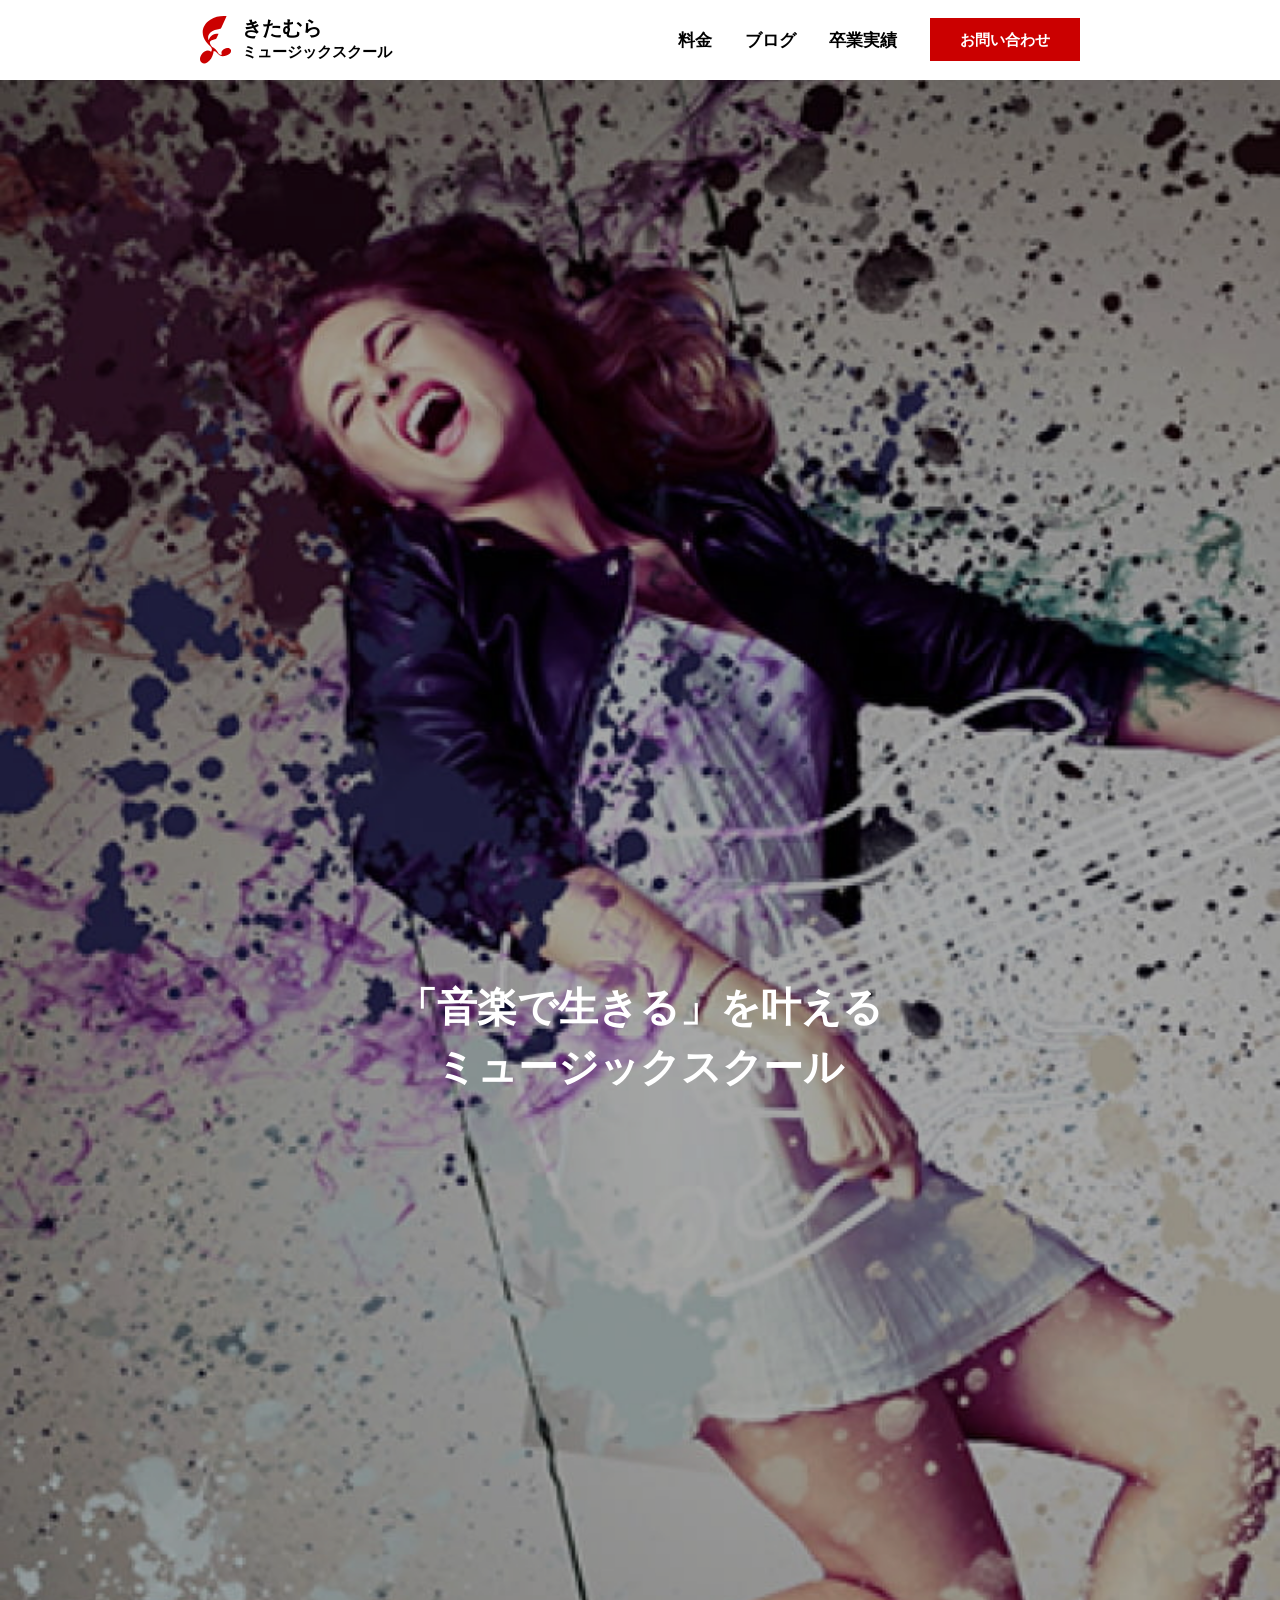
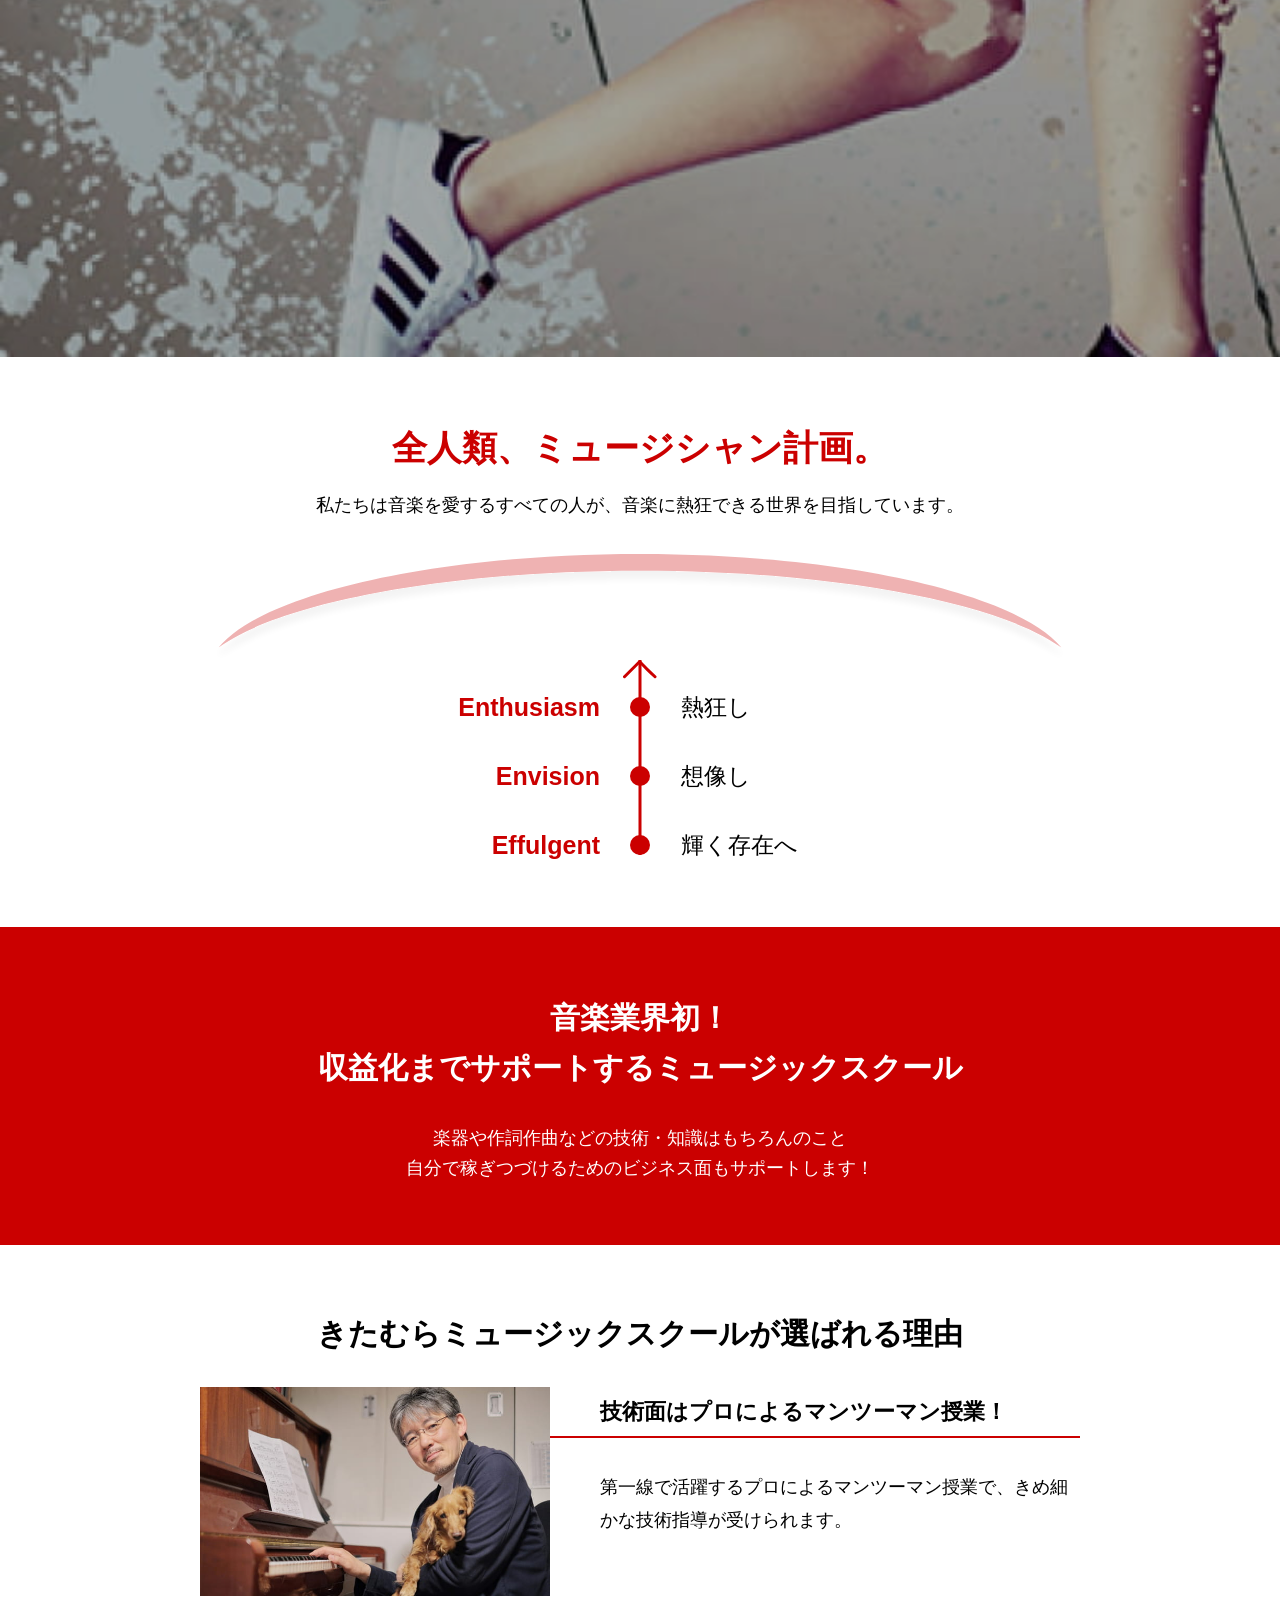
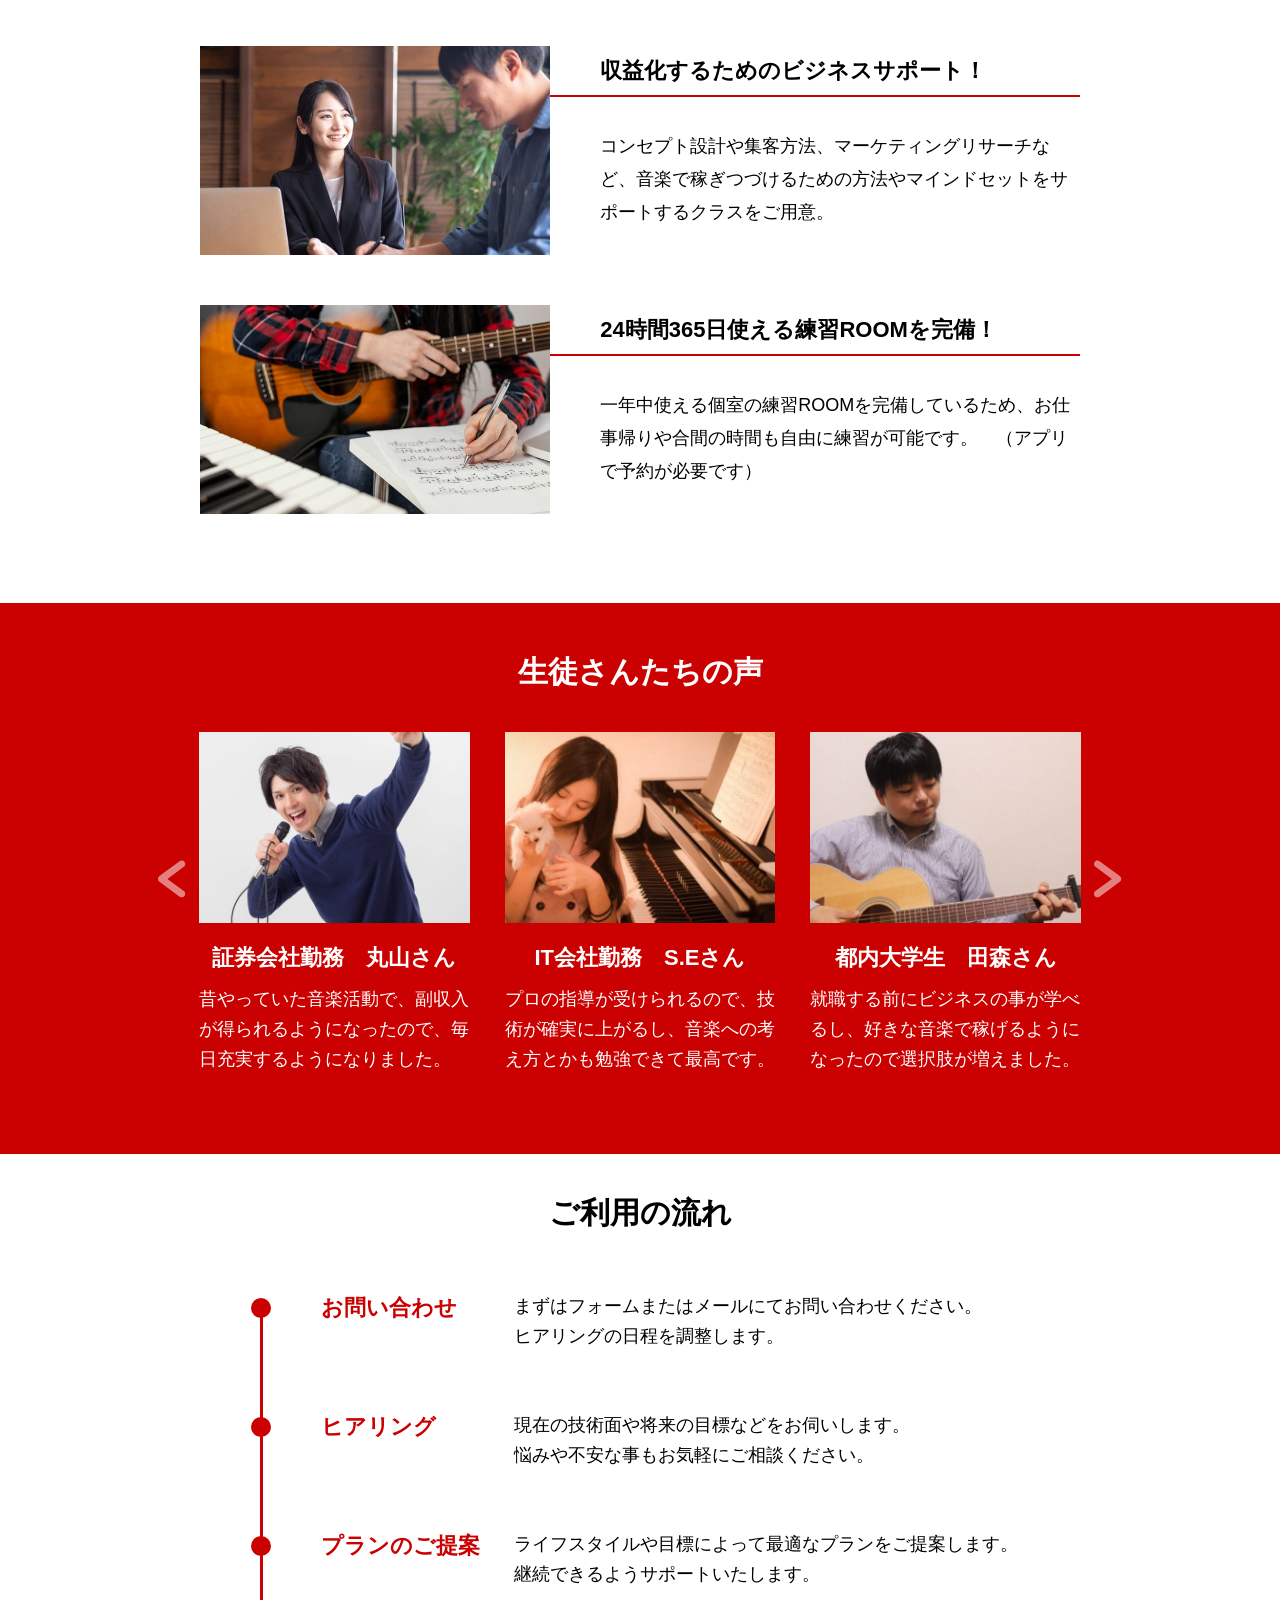
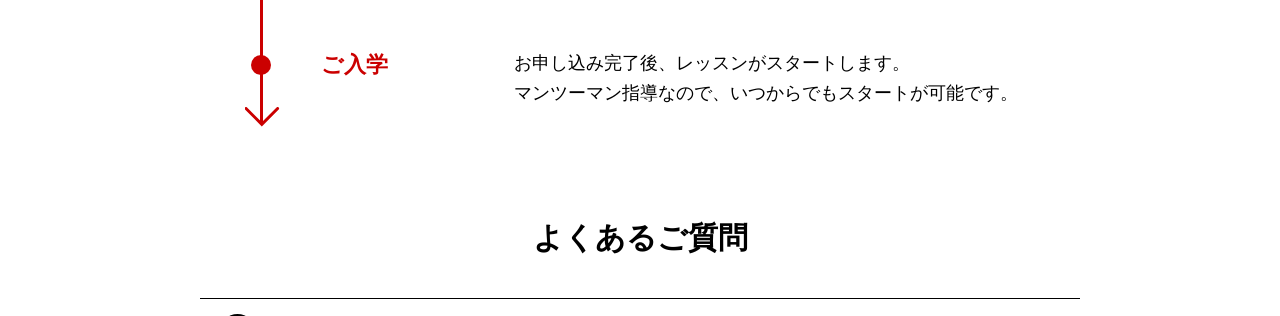
<file: index.html>
<!DOCTYPE html>
<html lang="ja">
<head>
    <meta charset="UTF-8">
    <meta name="viewport" content="width=device-width, initial-scale=1.0">
    <title>きたむらミュージックスクール｜初心者からプロ志向まで学べるマンツーマン形式の音楽教室です</title>
    <meta name="description" content="茨城県笠間市で音楽教室をお探しならきたむらミュージックスクールへ。初心者から経験者まで対応した音楽教室です。ボーカル・ギター・ピアノなど幅広いコースを用意し、一人ひとりに合わせたレッスンを提供します。体験レッスン受付中。">
    <meta name="keywords" content="茨城県笠間市 音楽教室, きたむらミュージックスクール, ボーカルレッスン, ギター教室, ピアノ教室">
    <meta name="robots" content="noindex">
    <link rel="stylesheet" href="https://cdn.jsdelivr.net/npm/swiper@11/swiper-bundle.min.css">
    <link rel="stylesheet" href="./css/style.css">
    <link rel="icon" href="./images/favicon.png" type="image/png">
    <script src="https://cdn.jsdelivr.net/npm/swiper@11/swiper-bundle.min.js" defer></script>
    <!-- jQuery -->
    <script src="https://code.jquery.com/jquery-3.7.1.min.js"></script>
    <!-- 自分のJS -->
    <script src="./js/script.js" defer></script>
</head>
<body>
    <div class="l-container">

        <!-- 【header】 -->
        <header id="top" class="l-header">
            <div class="l-header__inner">
                <h1 class="l-header__logo">
                    <a href="#">
                        <span class="c-logo__image">
                            <img src="./images/common/rogo.svg" alt="きたむらミュージックスクール">
                        </span>
                        <span class="c-logo__text">
                            <span class="c-logo__main">きたむら</span>
                            <span class="c-logo__sub">ミュージックスクール</span>
                        </span>
                    </a>
                </h1>
                
                <nav class="l-header__nav u-pc-only">
                    <ul class="l-header__nav-list">
                        <li><a href="./plan.html">料金</a></li>
                        <li><a href="./blog_list.html">ブログ</a></li>
                        <li><a href="./result_list.html">卒業実績</a></li>
                        <li class="is-contact">
                            <a href="./contact_form.html">お問い合わせ</a>
                        </li>
                    </ul>
                </nav>
                
                <!-- SPハンバーガーメニュー用 -->
                <div class="l-header__hamburger u-sp-only">
                    <button type="button" class="c-hamburger">
                        <span class="c-hamburger__line"></span>
                    </button>
                    <!-- SPナビ -->
                    <nav class="l-header__sp-nav">
                        <ul class="l-header__sp-nav-lists">
                            <li><a href="./plan.html">料金</a></li>
                            <li><a href="./blog_list.html">ブログ</a></li>
                            <li><a href="./result_list.html">卒業実績</a></li>
                        </ul>
                    </nav>
                </div>
            </div>
        </header>

        <!-- 【main】 -->
        <main class="l-main p-top"> 

            <!-- 【fv】 -->
            <section class="p-fv">
                <picture>
                    <source srcset="images/top/fv_pc.jpg" media="(min-width: 768px)">
                    <img src="images/top/fv_sp.jpg" alt="「音楽で生きる」を叶えるミュージックスクール">
                </picture>
                <div class="p-fv__contents">
                    <div class="p-fv__catch">
                        <h2 class="p-fv__title">
                          「音楽で生きる」<br class="sp-only">を叶える<br>ミュージックスクール  
                        </h2>
                    </div>
                </div>
            </section>

            <!-- 【concept】 -->
            <section class="p-concept">
                <div class="p-concept__inner">
                    <!-- 上部コピー -->
                    <div class="p-concept__head">
                        <h2 class="c-section-title c-section-title--red p-concept__title">全人類、<br class="sp-only">ミュージシャン計画。</h2>
                        <p class="p-concept__text">私たちは音楽を愛するすべての人が、音楽に熱狂できる世界を目指しています。</p>
                        <picture class="p-concept__arch">
                            <source srcset="images/top/arch_pc.svg" media="(min-width: 768px)">
                            <img src="images/top/arch.svg" alt="曲線">
                        </picture>
                    </div>
                    <!-- 中部3ステップ -->                
                    <div class="p-concept__items">
                        <div class="p-concept__arrow">
                            <span></span>
                        </div>     
                        <ul class="p-concept__list">
                            <li class="p-concept__item">
                                <p class="p-concept__en">Enthusiasm</p>
                                <div class="p-concept__center">
                                    <span class="p-concept__dot"></span>
                                </div>
                                <p class="p-concept__jp">熱狂し</p>
                            </li>
                            <li class="p-concept__item">
                                <p class="p-concept__en">Envision</p>
                                <div class="p-concept__center">
                                    <span class="p-concept__dot"></span>
                                </div>
                                <p class="p-concept__jp">想像し</p>
                            </li>
                            <li class="p-concept__item">
                                <p class="p-concept__en">Effulgent</p>
                                <div class="p-concept__center">
                                    <span class="p-concept__dot"></span>
                                </div>
                                <p class="p-concept__jp">輝く存在へ</p>
                            </li>
                        </ul>
                    </div>
                </div>                         
            </section>

            <!-- 【about】 -->
            <section class="p-about u-bg-red">
                <div class="l-inner">
                    <div class="p-about__contents">
                        <h2 class="c-section-title c-section-title--white">音楽業界初！<br>収益化までサポートする<br class="sp-only">ミュージックスクール</h2>
                        <p>楽器や作詞作曲などの<br class="sp-only">技術・知識はもちろんのこと<br>自分で稼ぎつづけるための<br class="sp-only">ビジネス面もサポートします！</p>
                    </div>
                </div>
            </section>

            <!-- 【reason】 -->
            <section class="p-reason">
                <div class="l-inner">
                    <h2 class="c-section-title">きたむらミュージック<br class="sp-only">スクールが選ばれる理由</h2>

                    <div class="p-reason__contents">
                        <div class="p-reason__items">
                            <!-- 理由その1 -->
                            <div class="p-reason__item">
                                <div class="p-reason__image">
                                    <picture>
                                        <source media="(min-width: 768px)" srcset="./images/common/reason01_pc.jpg">
                                        <img src="./images/common/reason01_sp.jpg" alt="きたむらミュージックスクールが選ばれる理由その1">
                                    </picture>                               
                                </div>
                                <div class="p-reason__body">
                                    <h3 class="p-reason__title">技術面はプロによるマンツーマン授業！</h3>
                                    <p class="p-reason__text">第一線で活躍するプロによるマンツーマン授業で、きめ細かな技術指導が受けられます。</p>  
                                </div>                                                                                       
                            </div>

                            <!-- 理由その2 -->
                            <div class="p-reason__item">
                                <div class="p-reason__image">
                                    <picture>
                                        <source media="(min-width: 768px)" srcset="./images/common/reason02_pc.jpg">
                                        <img src="./images/common/reason02_sp.jpg" alt="きたむらミュージックスクールが選ばれる理由その2">
                                    </picture>                               
                                </div>
                                <div class="p-reason__body">
                                    <h3 class="p-reason__title">収益化するためのビジネスサポート！</h3>
                                    <p class="p-reason__text">コンセプト設計や集客方法、マーケティングリサーチなど、音楽で稼ぎつづけるための方法やマインドセットをサポートするクラスをご用意。</p>                                
                                </div>                               
                            </div>

                            <!-- 理由その3 -->
                            <div class="p-reason__item">
                                <div class="p-reason__image">
                                    <picture>
                                        <source media="(min-width: 768px)" srcset="./images/common/reason03_pc.jpg">
                                        <img src="./images/common/reason03_sp.jpg" alt="きたむらミュージックスクールが選ばれる理由その3">
                                    </picture>                               
                                </div>                               
                                <div class="p-reason__body">
                                    <h3 class="p-reason__title">24時間365日使える練習ROOMを完備！</h3>
                                    <p class="p-reason__text">一年中使える個室の練習ROOMを完備しているため、お仕事帰りや合間の時間も自由に練習が可能です。　（アプリで予約が必要です）</p>                                
                                </div>
                            </div>
                        </div>                     
                    </div>
                </div>
            </section>

            <!-- 【voice】 -->
            <section class="p-voice u-bg-red">
                <div class="p-voice__inner">
                    <div>
                        <h2 class="c-section-title c-section-title--white">生徒さんたちの声</h2>
                    </div>
                    
                    <div class="p-voice__slider-wrap">
                        <!-- 左矢印 -->
                        <div class="swiper-button-prev"></div>
                        <!-- Swiper本体 -->
                        <div class="swiper p-voice__slider">
                            <div class="swiper-wrapper">

                                <!-- 1人目 -->
                                <div class="swiper-slide p-voice__item">
                                    <a href="./result_details.html" class="p-voice__card">
                                        <div class="p-voice__image">
                                            <picture>
                                                <source media="(min-width: 768px)" srcset="./images/top/voice01_pc.jpg">
                                                <img src="./images/top/voice01_sp.jpg" alt="丸山さんの感想">
                                            </picture>
                                        </div>
                                        <div class="p-voice__body">
                                            <h3 class="p-voice__title">証券会社勤務　丸山さん</h3>
                                                <p class="p-voice__text">昔やっていた音楽活動で、副収入が得られるようになったので、毎日充実するようになりました。</p>
                                        </div>
                                    </a>
                                </div>

                                <!-- 2人目 -->
                                <div class="swiper-slide p-voice__item">
                                    <a href="./result_details.html" class="p-voice__card">
                                        <div class="p-voice__image">
                                            <picture>
                                                <source media="(min-width: 768px)" srcset="./images/top/voice02_pc.jpg">
                                                <img src="./images/top/voice02_sp.jpg" alt="S.Eさんの感想">
                                            </picture>
                                        </div>
                                        <div class="p-voice__body">
                                            <h3 class="p-voice__title">IT会社勤務　S.Eさん</h3>
                                                <p class="p-voice__text">プロの指導が受けられるので、技術が確実に上がるし、音楽への考え方とかも勉強できて最高です。</p>
                                        </div>
                                    </a>
                                </div>

                                <!-- 3人目 -->
                                <div class="swiper-slide p-voice__item">
                                    <a href="./result_details.html" class="p-voice__card">
                                        <div class="p-voice__image">
                                            <picture>
                                                <source media="(min-width: 768px)" srcset="./images/top/voice03_pc.jpg">
                                                <img src="./images/top/voice03_sp.jpg" alt="田森さんの感想">
                                            </picture>
                                        </div>
                                        <div class="p-voice__body">
                                            <h3 class="p-voice__title">都内大学生　田森さん</h3>
                                                <p class="p-voice__text">就職する前にビジネスの事が学べるし、好きな音楽で稼げるようになったので選択肢が増えました。</p>
                                        </div>
                                    </a>
                                </div>

                                <!-- ダミー1人目 -->
                                <div class="swiper-slide p-voice__item">
                                    <a href="./result_details.html" class="p-voice__card">
                                        <div class="p-voice__image">
                                            <picture>
                                                <source media="(min-width: 768px)" srcset="./images/top/voice01_pc.jpg">
                                                <img src="./images/top/voice01_sp.jpg" alt="ダミー丸山さんの感想">
                                            </picture>
                                        </div>
                                        <div class="p-voice__body">
                                            <h3 class="p-voice__title">証券会社勤務　丸山さん</h3>
                                                <p class="p-voice__text">昔やっていた音楽活動で、副収入が得られるようになったので、毎日充実するようになりました。</p>
                                        </div>
                                    </a>
                                </div>

                                <!-- ダミー2人目 -->
                                <div class="swiper-slide p-voice__item">
                                    <a href="./result_details.html" class="p-voice__card">
                                        <div class="p-voice__image">
                                            <picture>
                                                <source media="(min-width: 768px)" srcset="./images/top/voice02_pc.jpg">
                                                <img src="./images/top/voice02_sp.jpg" alt="ダミーS.Eさんの感想">
                                            </picture>
                                        </div>
                                        <div class="p-voice__body">
                                            <h3 class="p-voice__title">IT会社勤務　S.Eさん</h3>
                                                <p class="p-voice__text">プロの指導が受けられるので、技術が確実に上がるし、音楽への考え方とかも勉強できて最高です。</p>
                                        </div>
                                    </a>
                                </div>

                                <!-- ダミー3人目 -->
                                <div class="swiper-slide p-voice__item">
                                    <a href="./result_details.html" class="p-voice__card">
                                        <div class="p-voice__image">
                                            <picture>
                                                <source media="(min-width: 768px)" srcset="./images/top/voice03_pc.jpg">
                                                <img src="./images/top/voice03_sp.jpg" alt="ダミー田森さんの感想">
                                            </picture>
                                        </div>
                                        <div class="p-voice__body">
                                            <h3 class="p-voice__title">都内大学生　田森さん</h3>
                                                <p class="p-voice__text">就職する前にビジネスの事が学べるし、好きな音楽で稼げるようになったので選択肢が増えました。</p>
                                        </div>
                                    </a>
                                </div>
                            </div>
                        </div>
                        <!-- 右矢印 -->
                        <div class="swiper-button-next"></div>
                    </div>
                    
                </div>
            </section>

            <!-- ご利用の流れ -->
            <section class="p-flow">
                <div class="l-inner">

                    <div class="p-flow__head">
                        <h2 class="c-section-title">ご利用の流れ</h2>
                    </div>

                    <div class="p-flow__content">
                        <div class="p-flow__line"></div>

                        <ul class="p-flow__list">
                                <li class="p-flow__item">
                                    <div class="p-flow__point">
                                        <span class="p-flow__dot"></span>
                                    </div>
                                    <h3 class="p-flow__title">お問い合わせ</h3>
                                    <p class="p-flow__text">
                                        まずはフォームまたはメールにてお問い合わせください。
                                        <br>ヒアリングの日程を調整します。
                                    </p>                                                                                
                                </li>

                                <li class="p-flow__item">
                                    <div class="p-flow__point">
                                        <span class="p-flow__dot"></span>
                                    </div>                                             
                                    <h3 class="p-flow__title">ヒアリング</h3>
                                    <p class="p-flow__text">現在の技術面や将来の目標などをお伺いします。
                                    <br>悩みや不安な事もお気軽にご相談ください。</p>
                                </li>

                                <li class="p-flow__item">
                                    <div class="p-flow__point">
                                        <span class="p-flow__dot"></span>
                                    </div>
                                    <h3 class="p-flow__title">プランのご提案</h3>
                                    <p class="p-flow__text">ライフスタイルや目標によって最適なプランをご提案します。<br>継続できるようサポートいたします。</p>                                    
                                </li>

                                <li class="p-flow__item">
                                    <div class="p-flow__point">
                                        <span class="p-flow__dot"></span>
                                    </div>
                                    <h3 class="p-flow__title">ご入学</h3>
                                     <p class="p-flow__text">お申し込み完了後、レッスンがスタートします。
                                    <br>マンツーマン指導なので、いつからでもスタートが可能です。</p>
                                </li>
                        </ul>
                    </div>
                </div>
            </section>

            <!-- 【よくあるご質問】 -->
            <section class="p-faq">
                <div class="l-inner">

                    <div class="p-faq__head">
                        <h2 class="c-section-title">よくあるご質問</h2>
                    </div>
                    
                    <div class="p-faq__contents">
                        <!-- FAQ item01 -->
                        <details class="p-faq__item js-details">
                            <summary class="p-faq__summary js-summary">
                                <span class="p-faq__question-left">
                                    <span class="p-faq__icon p-faq__icon--q">Q</span>
                                </span>
                                <span class="p-faq__title">
                                    どのような生徒さんがどれぐらいの期間で稼いでいますか？
                                </span>
                                <span class="p-faq__btn"></span>
                            </summary>

                            <div class="p-faq__answer js-details-content">
                                <span class="p-faq__icon p-faq__icon--a">A</span>
                                <div class="p-faq__content">
                                    <p class="p-faq__text">
                                        未経験からスタートされる方が多く、
                                        個人差はありますが、3〜6ヶ月で基礎を習得し、
                                        6ヶ月〜1年ほどで副業収入につながる方が多いです。 
                                    </p>
                                </div>
                            </div>
                        </details>

                        <!-- FAQ item02 -->
                        <details class="p-faq__item js-details">
                            <summary class="p-faq__summary js-summary">
                                <span class="p-faq__question-left">
                                    <span class="p-faq__icon p-faq__icon--q">Q</span>
                                </span>
                                <span class="p-faq__title">
                                    途中でプランを変更することは可能ですか？
                                </span>
                                <span class="p-faq__btn"></span>
                            </summary>

                            <div class="p-faq__answer js-details-content">
                                <span class="p-faq__icon p-faq__icon--a">A</span>
                                <div class="p-faq__content">
                                    <p class="p-faq__text">
                                        途中でプラン変更も可能です。毎月15日までに申請すれば翌月からプランが変更となります。 
                                    </p>
                                </div>
                            </div>
                        </details>

                        <!-- FAQ item03 -->
                        <details class="p-faq__item js-details">
                            <summary class="p-faq__summary js-summary">
                                <span class="p-faq__question-left">
                                    <span class="p-faq__icon p-faq__icon--q">Q</span>
                                </span>
                                <span class="p-faq__title">
                                    入学金などの分割払いはできますか？
                                </span>
                                <span class="p-faq__btn"></span>
                            </summary>

                            <div class="p-faq__answer js-details-content">
                                <span class="p-faq__icon p-faq__icon--a">A</span>
                                <div class="p-faq__content">
                                    <p class="p-faq__text">
                                        はい、分割払いにも対応しております。<br>
                                        月々のご負担を抑えながらご受講いただけるよう、ご希望に合わせたお支払い方法をご案内いたします。<br>
                                        詳しくはお気軽にお問い合わせください。 
                                    </p>
                                </div>
                            </div>
                        </details>

                        <!-- FAQ item04 -->
                        <details class="p-faq__item js-details">
                            <summary class="p-faq__summary js-summary">
                                <span class="p-faq__question-left">
                                    <span class="p-faq__icon p-faq__icon--q">Q</span>
                                </span>
                                <span class="p-faq__title">
                                    休学することも可能ですか？
                                </span>
                                <span class="p-faq__btn"></span>
                            </summary>

                            <div class="p-faq__answer js-details-content">
                                <span class="p-faq__icon p-faq__icon--a">A</span>
                                <div class="p-faq__content">
                                    <p class="p-faq__text">
                                        はい、休学することも可能です。<br>
                                        ライフスタイルの変化に合わせて無理なく続けていただけるよう、柔軟に対応しております。<br>
                                        ご不安な点があればいつでもご相談ください。 
                                    </p>
                                </div>
                            </div>
                        </details>
                    </div>                                                                
                </div>                
            </section>

            <!-- 【ブログ】 -->
            <section class="p-blog">
                <div class="l-inner">
                    <div>
                        <h2 class="c-section-title">ブログ</h2>
                    </div>
                    <div class="p-blog__contents">
                        <div class="p-blog__items">
                            <!-- blog01 -->
                            <div class="p-blog__item">
                                <a href="./blog_details.html" class="p-blog-item__link">
                                    <div class="p-blog-item__image">
                                        <picture>
                                            <source media="(min-width: 768px)" srcset="./images/top/blog01_pc.jpg">
                                            <img src="./images/top/blog01_sp.jpg" alt="【SNS】フォロワーではなくファンを増やせとは？">
                                        </picture>
                                        <span class="p-blog-item__label">SNS</span>
                                    </div>
                                    <div class="p-blog-item__body">
                                        <h3 class="p-blog-item__title">フォロワーではなくファンを増やせとは？</h3>
                                        <time class="p-blog-item__date">0000.00.00</time>
                                    </div>
                                </a>
                            </div>

                            <!-- blog02 -->
                            <div class="p-blog__item">
                                <a href="./blog_details.html" class="p-blog-item__link">
                                    <div class="p-blog-item__image">
                                        <picture>
                                            <source media="(min-width: 768px)" srcset="./images/top/blog02_pc.jpg">
                                            <img src="./images/top/blog02_sp.jpg" alt="【集客方法】集客してる間は売れないという法則">
                                        </picture>
                                        <span class="p-blog-item__label">集客方法</span>
                                    </div>
                                    <div class="p-blog-item__body">
                                        <h3 class="p-blog-item__title">集客してる間は売れないという法則</h3>
                                        <time class="p-blog-item__date">0000.00.00</time>
                                    </div>
                                </a>
                            </div>

                            <!-- blog03 -->
                            <div class="p-blog__item">
                                <a href="./blog_details.html" class="p-blog-item__link">
                                    <div class="p-blog-item__image">
                                        <picture>
                                            <source media="(min-width: 768px)" srcset="./images/top/blog03_pc.jpg">
                                            <img src="./images/top/blog03_sp.jpg" alt="【ギター】アルペジオが劇的に向上する3つの習慣">
                                        </picture>
                                        <span class="p-blog-item__label">ギター</span>
                                    </div>
                                    <div class="p-blog-item__body">
                                        <h3 class="p-blog-item__title">アルペジオが劇的に向上する3つの習慣</h3>
                                        <time class="p-blog-item__date">0000.00.00</time>
                                    </div>
                                </a>
                            </div>
                        </div>

                        <div class="p-blog__link">
                            <a href="./blog_list.html" class="p-blog__link-btn">
                                ブログ一覧へ
                            </a>
                        </div>
                    </div>
                </div>
            </section>

        </main>

        <!-- footer -->
        <footer class="l-footer">
            <div class="l-footer__main">
                <div class="l-footer__inner">

                    <div class="l-footer__nav">
                        <nav>
                            <ul>
                                <li><a href="#">ホーム</a></li>
                                <li><a href="./plan.html">料金</a></li>
                                <li><a href="./blog_list.html">ブログ</a></li>
                                <li><a href="./result_list.html">卒業実績</a></li>
                            </ul>
                        </nav>
                    </div>

                    <div class="l-footer__logo">
                        <a href="#">
                            <img
                                src="./images/common/logo-white.svg"
                                alt="きたむらミュージックスクール"
                                class="l-footer__logo-image">
                        </a>
                    </div>

                    <div class="l-footer__copyright">
                        <p>Copyright © 0000 KITAMURA music school Inc.<br class="sp-br"> All Rights</p>
                    </div>

                    <div class="l-footer__sns">
                        <ul>
                            <li>
                                <a href="#">
                                    <div class="l-footer__sns-icon">
                                        <img src="./images/common/icon-twitter.svg" alt="twitterアイコン">
                                    </div>
                                </a>
                            </li>
                            <li>
                                <a href="#">
                                    <div class="l-footer__sns-icon">
                                        <img src="./images/common/icon-facebook.svg" alt="facebookアイコン">
                                    </div>
                                </a>
                            </li>
                            <li>
                                <a href="#">
                                    <div class="l-footer__sns-icon">
                                        <img src="./images/common/icon-youtube.svg" alt="youtubeアイコン">
                                    </div>
                                </a>
                            </li>
                            <li>
                                <a href="#">
                                    <div class="l-footer__sns-icon">
                                        <img src="./images/common/icon-instagram.svg" alt="instagramアイコン">
                                    </div>
                                </a>
                            </li>
                        </ul>
                    </div> 
                </div>
            </div>
        </footer>

        <!-- ※共通buttons -->
        <div class="p-fixed-buttons">
            <!-- TOPへ戻るボタン -->            
            <a href="#" class="c-button--top">
                <div class="c-button__icon">
                    <div class="c-button__icon--img">
                        <img src="./images/icon-to-top.svg" alt="ページ上部へ戻る">
                    </div>
                </div>  
            </a>
            
            <!-- 【お問い合わせ】 -->
            <a href="./contact_form.html" class="c-button--contact">
                <div class="c-button--contact__icon c-button--contact__icon-main">
                    <p>お問い合わせ</p>
                </div>        
            </a>
        </div>
            
    </div>
</body>
</html>
</file>
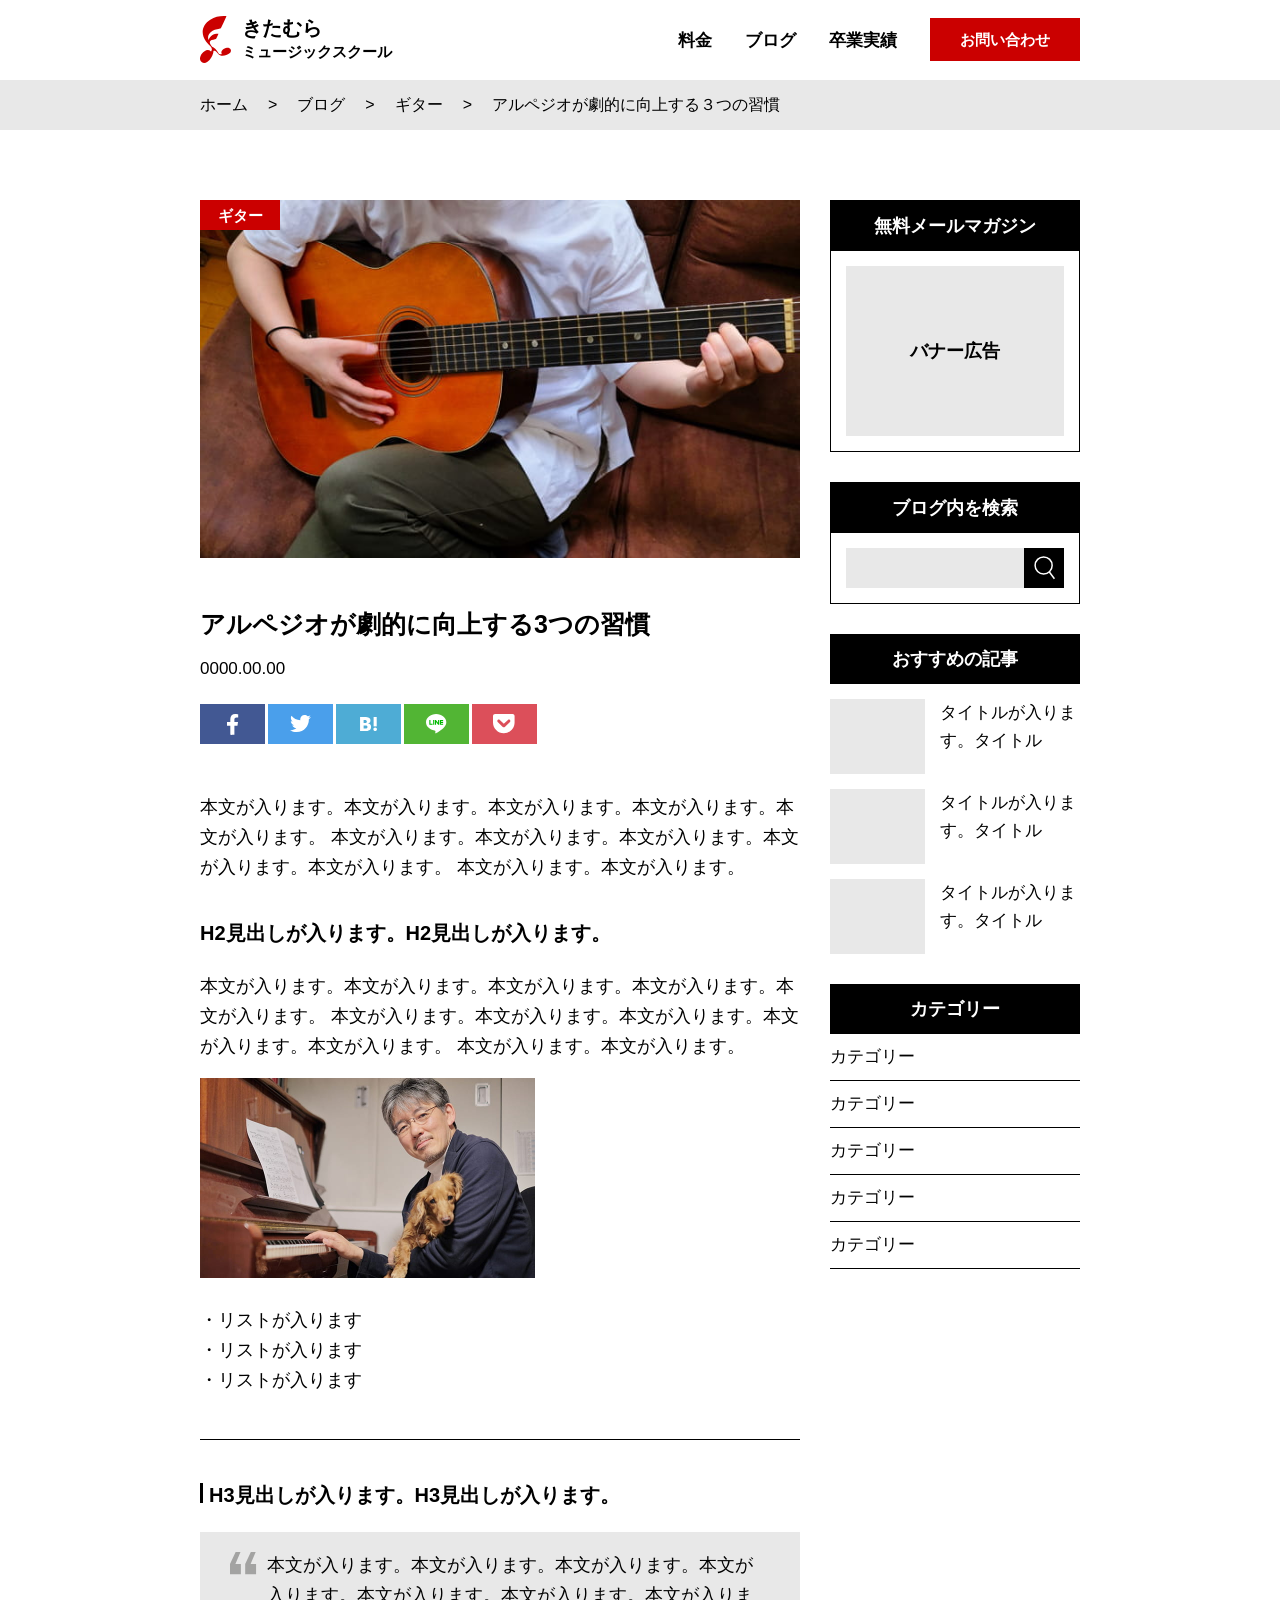
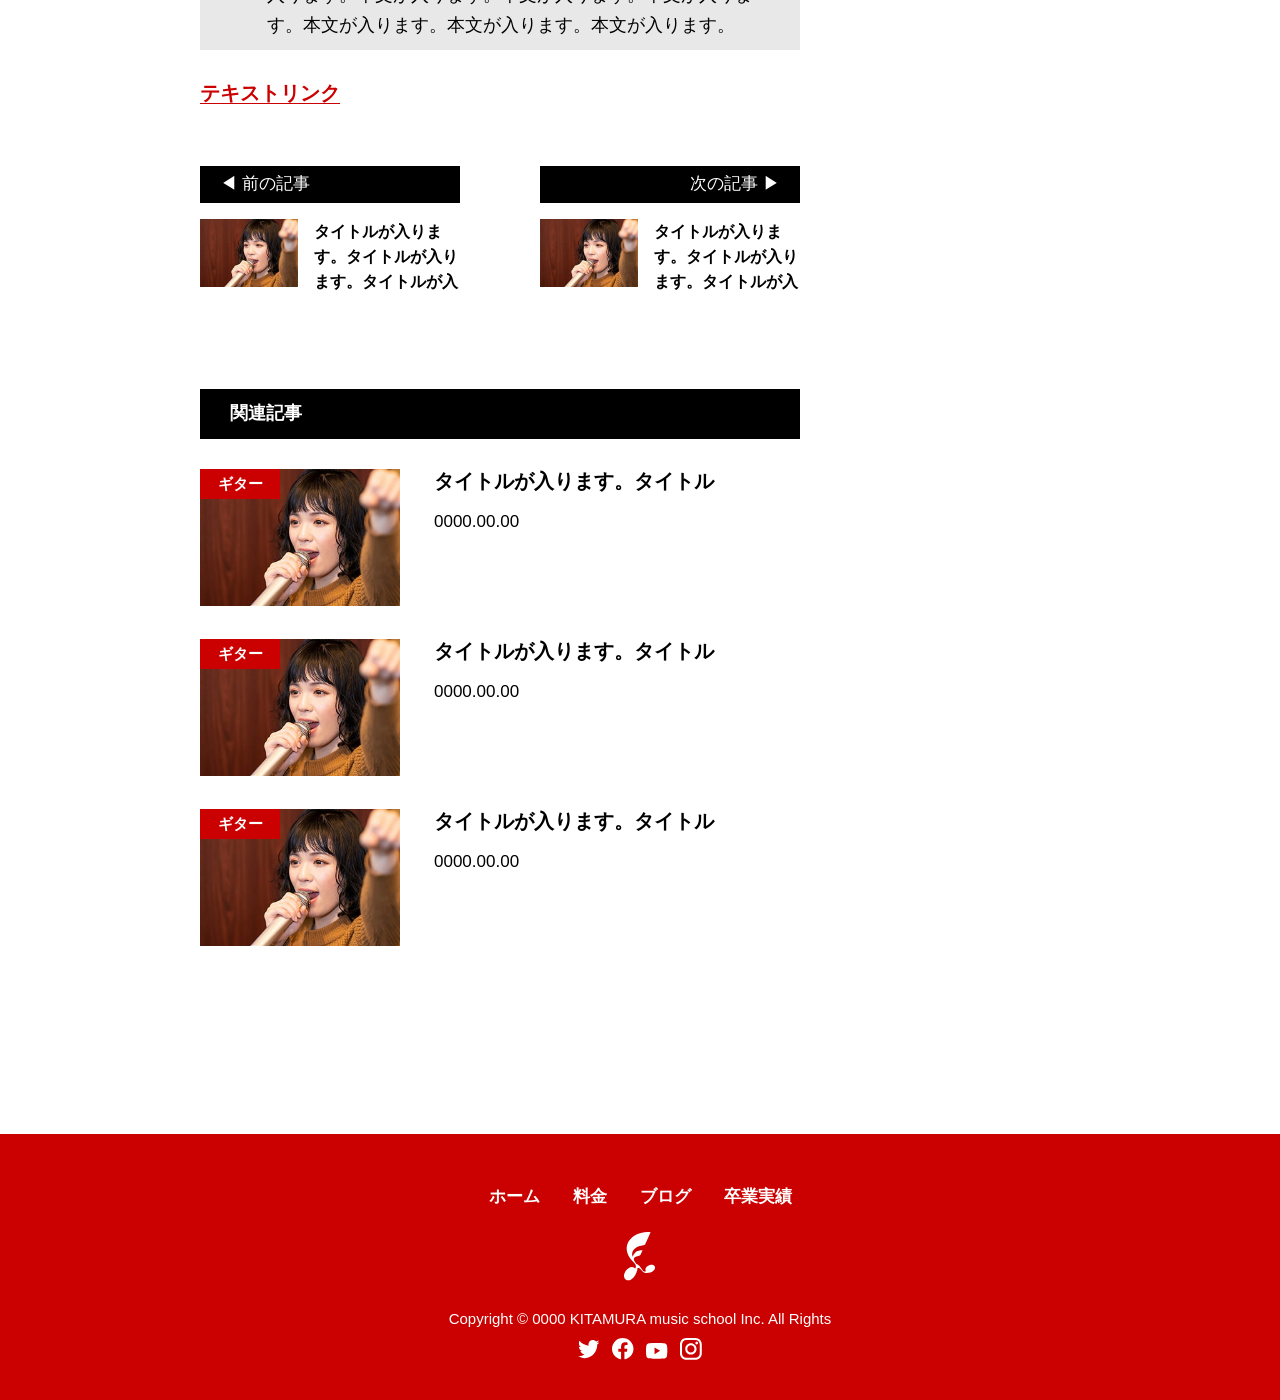
<file: blog_details.html>
<!DOCTYPE html>
<html lang="ja">
<head>
    <meta charset="UTF-8">
    <meta name="viewport" content="width=device-width, initial-scale=1.0">
    <title>アルペジオが劇的に向上する3つの習慣 ｜きたむらミュージックスクール</title>
    <meta name="description" content="アルペジオを上達させるための練習方法や習慣をご紹介。茨城県笠間市のきたむらミュージックスクールが、ギター演奏をより楽しむためのポイントをお届けします。">
    <meta name="keywords" content="きたむらミュージックスクール, ギター, アルペジオ, ギター練習, ギター教室, 音楽教室, 茨城県笠間市">
    <meta name="robots" content="noindex">
    <link rel="stylesheet" href="https://cdn.jsdelivr.net/npm/swiper@11/swiper-bundle.min.css">
    <link rel="stylesheet" href="./css/style.css">
    <link rel="icon" href="./images/favicon.png" type="image/png">
    <script src="https://cdn.jsdelivr.net/npm/swiper@11/swiper-bundle.min.js" defer></script>
    <!-- jQuery -->
    <script src="https://code.jquery.com/jquery-3.7.1.min.js"></script>
    <!-- 自分のJS -->
    <script src="./js/script.js" defer></script>
</head>
<body>
    <div class="l-container">
        
        <!-- ※共通【header】 -->
        <header id="top" class="l-header">
            <div class="l-header__inner">
                <h1 class="l-header__logo">
                    <a href="./index.html" class="c-logo">
                        <span class="c-logo__image">
                            <picture>
                                <source media="(min-width: 768px)" srcset="./images/common/rogo.svg">
                                <img src="./images/common/rogo_sp.svg" alt="きたむらミュージックスクール">
                            </picture>
                        </span>
                        <span class="c-logo__text">
                            <span class="c-logo__main">きたむら</span>
                            <span class="c-logo__sub">ミュージックスクール</span>
                        </span>
                    </a>
                </h1>
                
                <nav class="l-header__nav u-pc-only">
                    <ul class="l-header__nav-list">
                        <li><a href="./plan.html">料金</a></li>
                        <li><a href="./blog_list.html">ブログ</a></li>
                        <li><a href="./result_list.html">卒業実績</a></li>
                        <li class="is-contact">
                            <a href="./contact_form.html">お問い合わせ</a>
                        </li>
                    </ul>
                </nav>
                
                <!-- SPハンバーガーメニュー用 -->
                <div class="l-header__hamburger u-sp-only">
                    <button type="button" class="c-hamburger">
                        <span class="c-hamburger__line"></span>
                    </button>
                    <!-- SPナビ -->
                    <nav class="l-header__sp-nav">
                        <ul class="l-header__sp-nav-lists">
                            <li><a href="./plan.html">料金</a></li>
                            <li><a href="./blog_list.html">ブログ</a></li>
                            <li><a href="./result_list.html">卒業実績</a></li>
                        </ul>
                    </nav>
                </div>
            </div>
        </header>

        <!-- 【main】 -->
        <main class="l-main c-breadcrumb--no-fv">

             <!-- パンくずリスト -->
            <div class="c-breadcrumbs">
                <div class="inner">
                    <a href="./index.html" class="c-breadcrumbs__text">ホーム</a>
                    <span class="c-breadcrumbs__sign">&#62;</span>
                    <a href="./blog_list.html" class="c-breadcrumbs__text">ブログ</a>
                    <span class="c-breadcrumbs__sign">&#62;</span>
                    <a href="./blog_list.html" class="c-breadcrumbs__text">ギター</a>
                    <span class="c-breadcrumbs__sign">&#62;</span>
                    <p class="c-breadcrumbs__text">アルペジオが劇的に向上する３つの習慣</p>
                </div>
            </div>

            <!-- blog details -->
             <div class="p-blog-details">

                <div class="l-inner">

                    <div class="p-blog-details__contents">

                        <!-- 1.記事部分 -->
                        <article class="p-blog-details__article">

                            <!-- アイキャッチ -->
                            <div class="p-blog__item p-blog-list__item">
                                
                                <div class="p-blog-item__image p-blog-details__image-main">
                                    <picture>
                                        <source media="(min-width: 768px)" srcset="./images/blog_details/guitar_pc.jpg">
                                        <img src="./images/top/blog03_sp.jpg" alt="【ギター】アルペジオが劇的に向上する3つの習慣">
                                    </picture>
                                    <span class="p-blog-item__label">ギター</span>
                                </div>
                                <div class="p-blog-details__body-main">
                                    <h2 class="p-blog-item__title p-blog-details__title-main">アルペジオが劇的に向上する3つの習慣</h2>
                                    <time class="p-blog-item__date p-blog-details__date" datetime="0000.00.00">0000.00.00</time>

                                    <!-- SNSシェアリスト -->
                                    <div class="p-blog-details__share">
                                        <ul class="p-blog-details__share-list">
                                            <!-- facebook -->
                                            <li class="p-blog-details__share-item">
                                                <a href="#">
                                                    <picture>
                                                        <source media="(min-width: 768px)" srcset="./images/blog_details/share-facebook_pc.svg">
                                                        <img src="./images/blog_details/share-facebook_sp.svg" alt="facebookシェアボタン">
                                                    </picture>
                                                </a>
                                            </li>
                                                
                                            <!-- Twitter -->
                                            <li class="p-blog-details__share-item">
                                                <a href="#">
                                                    <picture>
                                                        <source media="(min-width: 768px)" srcset="./images/blog_details/share-twitter_pc.svg">
                                                        <img src="./images/blog_details/share-twitter_sp.svg" alt="twitterシェアボタン">
                                                    </picture>
                                                </a>
                                            </li>

                                            <!-- Hatena Blog -->
                                            <li class="p-blog-details__share-item">
                                                <a href="#">
                                                    <picture>
                                                        <source media="(min-width: 768px)" srcset="./images/blog_details/share-hatena_pc.svg">
                                                        <img src="./images/blog_details/share-hatena_sp.svg" alt="Hatena Blogシェアボタン">
                                                    </picture>
                                                </a>
                                            </li>

                                            <!-- LINE -->
                                            <li class="p-blog-details__share-item">
                                                <a href="#">
                                                    <picture>
                                                        <source media="(min-width: 768px)" srcset="./images/blog_details/share-line_pc.svg">
                                                        <img src="./images/blog_details/share-line_sp.svg" alt="LINEシェアボタン">
                                                    </picture>
                                                </a>
                                            </li>

                                            <!-- Pocket -->
                                            <li class="p-blog-details__share-item">
                                                <a href="#">
                                                    <picture>
                                                        <source media="(min-width: 768px)" srcset="./images/blog_details/share-pocket_pc.svg">
                                                        <img src="./images/blog_details/share-pocket_sp.svg" alt="Pocketシェアボタン">
                                                    </picture>
                                                </a>
                                            </li>
                                        </ul>

                                        <p class="p-blog-card__text">
                                            本文が入ります。本文が入ります。本文が入ります。本文が入ります。本文が入ります。
                                            本文が入ります。本文が入ります。本文が入ります。本文が入ります。本文が入ります。
                                            本文が入ります。本文が入ります。
                                        </p>

                                    </div>
                                    
                                </div>
                                
                            </div>
                            
                            <!-- 本文 -->
                            <div class="p-blog-details__body">
                                <h2 class="p-blog-item__title p-blog-details__heading2">H2見出しが入ります。H2見出しが入ります。</h2>
                                <!--sp用テキスト  -->
                                <p class="p-blog-card__text p-blog-details__text">
                                    本文が入ります。本文が入ります。本文が入ります。本文が入ります。本文が入ります。
                                    本文が入ります。本文が入ります。本文が入ります。本文が入ります。本文が入ります。
                                    本文が入ります。本文が入ります。
                                </p>

                                <div class="p-blog-details__image">
                                    <img src="./images/blog_details/blog-details-heading02.jpg" alt="きたむらミュージックスクールが選ばれる理由その1">                              
                                </div>
                                <ul class="p-blog-details__list">
                                    <li class="p-blog-details__list-item">リストが入ります</li>
                                    <li class="p-blog-details__list-item">リストが入ります</li>
                                    <li class="p-blog-details__list-item">リストが入ります</li>
                                </ul>

                                <h3 class="p-blog-details__heading3">
                                    <span>H3見出しが入ります。H3見出しが入ります。</span>                                    
                                </h3>
                                <blockquote class="p-blog-details__blockquote">
                                    <img
                                        src="./images/blog_details/quote.svg"
                                        alt=""
                                        class="p-blog-details__quote-icon"
                                        aria-hidden="true"
                                    >
                                    
                                    <p class="p-blog-details__blockquote-text">
                                        本文が入ります。本文が入ります。本文が入ります。本文が入ります。本文が入ります。本文が入ります。本文が入ります。本文が入ります。本文が入ります。本文が入ります。
                                    </p>

                                </blockquote>
                                
                                <p class="p-blog-details__text-link">
                                    <a href="./blog_details.html">
                                        テキストリンク
                                    </a>                                    
                                </p>
            
                            </div>

                            <!-- 前の記事・次の記事 -->
                            <nav class="p-blog-details__pager" aria-label="前後の記事">
                                
                                <!-- 前の記事 -->
                                <div class="p-blog-details__pager-item">
                                    <a href="./blog_details.html" class="p-blog-details__pager-link">
                                        <div class="p-blog-details__pager-heading">
                                            <span>◀︎ 前の記事</span>
                                        </div>

                                        <div class="p-blog-details__pager-content">
                                            <div class="p-blog-details__pager-image">
                                                <img src="./images/blog_details/pager-image_pc.jpg" alt="前の記事イメージ">
                                            </div>

                                            <div class="p-blog-details__pager-body">
                                                <p class="p-blog-details__pager-title">
                                                    タイトルが入ります。タイトルが入ります。タイトルが入
                                                </p>
                                            </div>

                                        </div>
                                    </a>
                                </div>

                                <!-- 次の記事 -->
                                <div class="p-blog-details__pager-item">
                                    <a href="./blog_details.html" class="p-blog-details__pager-link">
                                        <div class="p-blog-details__pager-heading p-blog-details__pager-heading--next">
                                            <span>次の記事 ▶</span>
                                        </div>

                                        <div class="p-blog-details__pager-content">
                                            <div class="p-blog-details__pager-image">
                                                <img src="./images/blog_details/pager-image_pc.jpg" alt="次の記事イメージ">
                                            </div>

                                            <div class="p-blog-details__pager-body">
                                                <p class="p-blog-details__pager-title">
                                                    タイトルが入ります。タイトルが入ります。タイトルが入
                                                </p>
                                            </div>

                                        </div>
                                    </a>
                                </div>

                            </nav>

                            <!-- 関連記事 -->
                            <section class="p-blog-details__related">
                                <h2 class="p-blog-details__related-title p-blog-details__related-title--left">
                                    関連記事
                                </h2>

                                <!-- 関連記事一覧1 -->
                                <div class="p-blog-details__related-item">
                                    <a href="./blog_details.html" class="p-blog-details__related-link">
                                        <div class="p-blog-item__image p-blog-details__related-image">
                                            <picture>
                                                <source media="(min-width: 768px)" srcset="./images/blog_details/related02_pc.jpg">
                                                <img src="./images/blog_details/related02_sp.jpg" alt="ギター">
                                            </picture>
                                            <span class="p-blog-details__related-label">ギター</span>
                                        </div>
                                        <div class="p-blog-details__related-body">
                                            <h3 class="p-blog-details__related-heading sp-only2">
                                                タイトルが入ります。タイトル
                                            </h3>
                                            <time class="p-blog-details__related-date" datetime="0000.00.00">0000.00.00</time>
                                        </div>
                                    </a>
                                </div>
                                
                                <!-- 関連記事一覧2 -->
                                <div class="p-blog-details__related-item">
                                    <a href="./blog_details.html" class="p-blog-details__related-link">
                                        <div class="p-blog-item__image p-blog-details__related-image">
                                            <picture>
                                                <source media="(min-width: 768px)" srcset="./images/blog_details/related02_pc.jpg">
                                                <img src="./images/blog_details/related02_sp.jpg" alt="ギター">
                                            </picture>
                                            <span class="p-blog-details__related-label">ギター</span>
                                        </div>
                                        <div class="p-blog-details__related-body">
                                            <h3 class="p-blog-details__related-heading sp-only2">
                                                タイトルが入ります。タイトル
                                            </h3>
                                            <time class="p-blog-details__related-date" datetime="0000.00.00">0000.00.00</time>
                                        </div>
                                    </a>
                                </div>

                                <!-- 関連記事一覧3 -->
                                <div class="p-blog-details__related-item">
                                    <a href="./blog_details.html" class="p-blog-details__related-link">
                                        <div class="p-blog-item__image p-blog-details__related-image">
                                            <picture>
                                                <source media="(min-width: 768px)" srcset="./images/blog_details/related02_pc.jpg">
                                                <img src="./images/blog_details/related02_sp.jpg" alt="ギター">
                                            </picture>
                                            <span class="p-blog-details__related-label">ギター</span>
                                        </div>
                                        <div class="p-blog-details__related-body">
                                            <h3 class="p-blog-details__related-heading sp-only2">
                                                タイトルが入ります。タイトル
                                            </h3>
                                            <time class="p-blog-details__related-date" datetime="0000.00.00">0000.00.00</time>
                                        </div>
                                    </a>
                                </div>
                            </section>

                        </article>

                        <!-- 2.サイドバー -->
                        <aside class="p-blog-details__sidebar">
                            
                            <!-- 無料メルマガ -->
                            <section class="p-blog-details__mail-magazine">
                                <div class="p-blog-details__sidebar-title">
                                    <p>無料メールマガジン</p>
                                </div>

                                <div class="p-blog-details__mail-magazine-contents">
                                    <a href="./blog_details.html" class="p-blog-details__mail-magazine-banner">
                                        <span>バナー広告</span>
                                    </a>
                                </div>

                            </section>

                            <!-- 検索 -->
                            <section class="p-blog-details__search">
                                <div class="p-blog-details__sidebar-title">
                                    <p>ブログ内を検索</p>
                                </div>

                                <div class="p-blog-details__search-contents">
                                    <form action="./search.html" class="p-blog-details__search-form" method="get">

                                        <input
                                            type="search"
                                            name="keyword"
                                            class="p-blog-details__search-input"
                                            placeholder="">

                                        <button type="submit" class="p-blog-details__search-button">
                                            <picture>
                                                <source media="(min-width: 768px)" srcset="./images/blog_details/search_pc.svg">
                                                <img src="./images/blog_details/search_sp.svg" alt="検索">
                                            </picture>
                                        </button>

                                    </form>
                                </div>

                            </section>

                            <!-- おすすめの記事 -->
                            <section class="p-blog-details__recommend">
                                <div class="p-blog-details__sidebar-title">
                                    <p>おすすめの記事</p>
                                </div>
                                
                                <div class="p-blog-details__recommend-contents">
                                    <ul class="p-blog-details__recommend-list">
                                        <li class="p-blog-details__recommend-item">
                                            <a href="./blog_details.html" class="p-blog-details__recommend-link">
                                                <div class="p-blog-details__recommend-image">
                                                    <span></span>
                                                </div>

                                                <div class="p-blog-details__recommend-body">
                                                    <h3 class="p-blog-details__recommend-title">
                                                        タイトルが入ります。タイトル 
                                                    </h3>
                                                </div>
                                            </a>
                                        </li>

                                        <li class="p-blog-details__recommend-item">
                                        <a href="./blog_details.html" class="p-blog-details__recommend-link">
                                            <div class="p-blog-details__recommend-image">
                                                <span></span>
                                            </div>

                                            <div class="p-blog-details__recommend-body">
                                                <h3 class="p-blog-details__recommend-title">
                                                    タイトルが入ります。タイトル 
                                                </h3>
                                            </div>
                                        </a>
                                        </li>

                                        <li class="p-blog-details__recommend-item">
                                        <a href="./blog_details.html" class="p-blog-details__recommend-link">
                                            <div class="p-blog-details__recommend-image">
                                                <span></span>
                                            </div>

                                            <div class="p-blog-details__recommend-body">
                                                <h3 class="p-blog-details__recommend-title">
                                                    タイトルが入ります。タイトル 
                                                </h3>
                                            </div>
                                        </a>
                                        </li>
                                    </ul>
                                </div>

                            </section>

                            <!-- カテゴリー -->
                            <section class="p-blog-details__category">
                                <div class="p-blog-details__sidebar-title">
                                    <p>カテゴリー</p>
                                </div>
                                
                                <div class="p-blog-details__category-contents">
                                    <ul class="p-blog-details__category-list">
                                        <li class="p-blog-details__category-item">
                                            <a href="./blog_details.html">
                                                カテゴリー
                                            </a>
                                        </li>

                                        <li class="p-blog-details__category-item">
                                            <a href="./blog_details.html">
                                                カテゴリー
                                            </a>
                                        </li>

                                        <li class="p-blog-details__category-item">
                                            <a href="./blog_details.html">
                                                カテゴリー
                                            </a>
                                        </li>

                                        <li class="p-blog-details__category-item">
                                            <a href="./blog_details.html">
                                                カテゴリー
                                            </a>
                                        </li>

                                        <li class="p-blog-details__category-item">
                                            <a href="./blog_details.html">
                                                カテゴリー
                                            </a>
                                        </li>
                                    </ul>
                                </div>

                            </section>

                        </aside>

                    </div>

                </div>
            </div>
            
        </main>

        <!-- ※共通footer -->
        <footer class="l-footer">
            <div class="l-footer__main">
                <div class="l-footer__inner">

                    <div class="l-footer__nav">
                        <nav>
                            <ul>
                                <li><a href="#">ホーム</a></li>
                                <li><a href="./plan.html">料金</a></li>
                                <li><a href="./blog_list.html">ブログ</a></li>
                                <li><a href="./result_list.html">卒業実績</a></li>
                            </ul>
                        </nav>
                    </div>

                    <div class="l-footer__logo">
                        <a href="#">
                            <img
                                src="./images/common/logo-white.svg"
                                alt="きたむらミュージックスクール"
                                class="l-footer__logo-image">
                        </a>
                    </div>

                    <div class="l-footer__copyright">
                        <p>Copyright © 0000 KITAMURA music school Inc.<br class="sp-br"> All Rights</p>
                    </div>

                    <div class="l-footer__sns">
                        <ul>
                            <li>
                                <a href="#">
                                    <div class="l-footer__sns-icon">
                                        <img src="./images/common/icon-twitter.svg" alt="twitterアイコン">
                                    </div>
                                </a>
                            </li>
                            <li>
                                <a href="#">
                                    <div class="l-footer__sns-icon">
                                        <img src="./images/common/icon-facebook.svg" alt="facebookアイコン">
                                    </div>
                                </a>
                            </li>
                            <li>
                                <a href="#">
                                    <div class="l-footer__sns-icon">
                                        <img src="./images/common/icon-youtube.svg" alt="youtubeアイコン">
                                    </div>
                                </a>
                            </li>
                            <li>
                                <a href="#">
                                    <div class="l-footer__sns-icon">
                                        <img src="./images/common/icon-instagram.svg" alt="instagramアイコン">
                                    </div>
                                </a>
                            </li>
                        </ul>
                    </div> 
                </div>
            </div>
        </footer>

        <!-- ※共通buttons -->
        <div class="p-fixed-buttons">
            <!-- TOPへ戻るボタン -->            
            <a href="#" class="c-button--top">
                <div class="c-button__icon">
                    <div class="c-button__icon--img">
                        <img src="./images/icon-to-top.svg" alt="ページ上部へ戻る">
                    </div>
                </div>  
            </a>
            
            <!-- 【お問い合わせ】 -->
            <a href="./contact_form.html" class="c-button--contact">
                <div class="c-button--contact__icon c-button--contact__icon-main">
                    <p>お問い合わせ</p>
                </div>        
            </a>
        </div>
            
    </div>
</body>
</html>
</file>
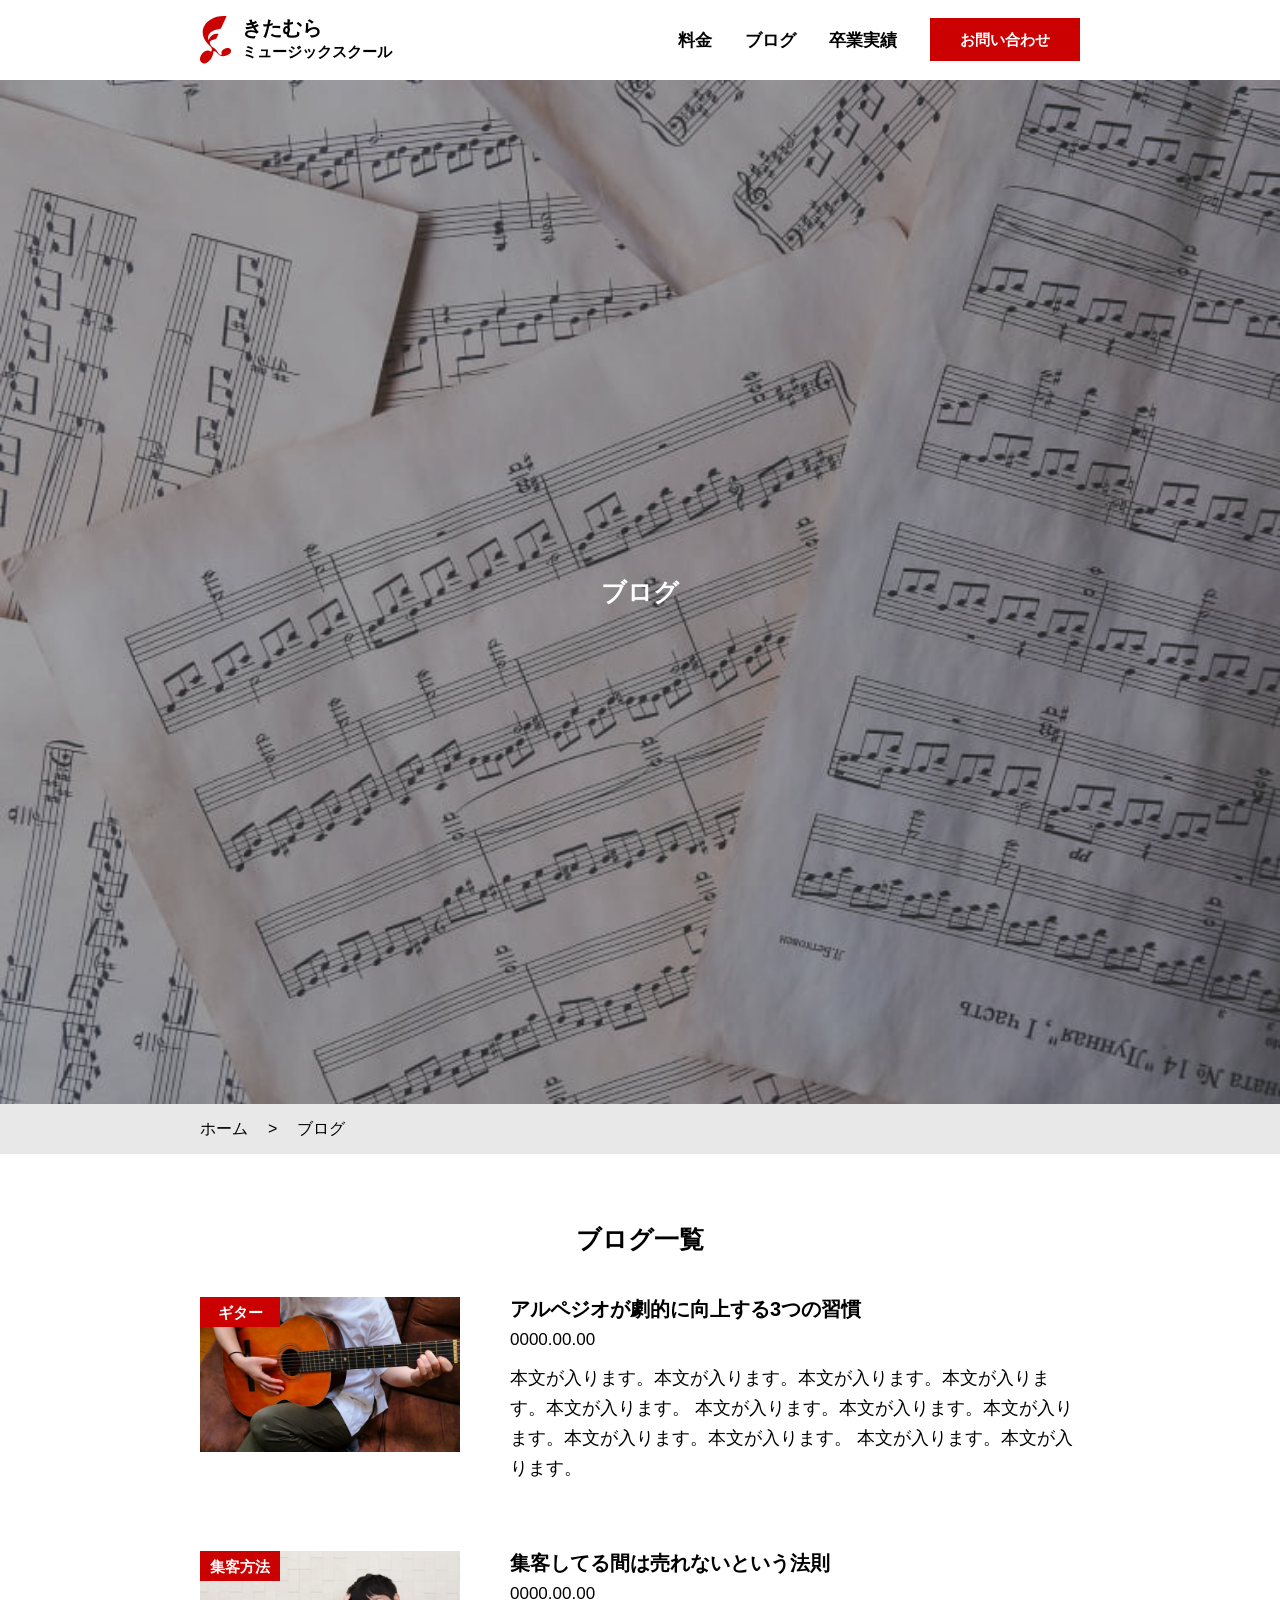
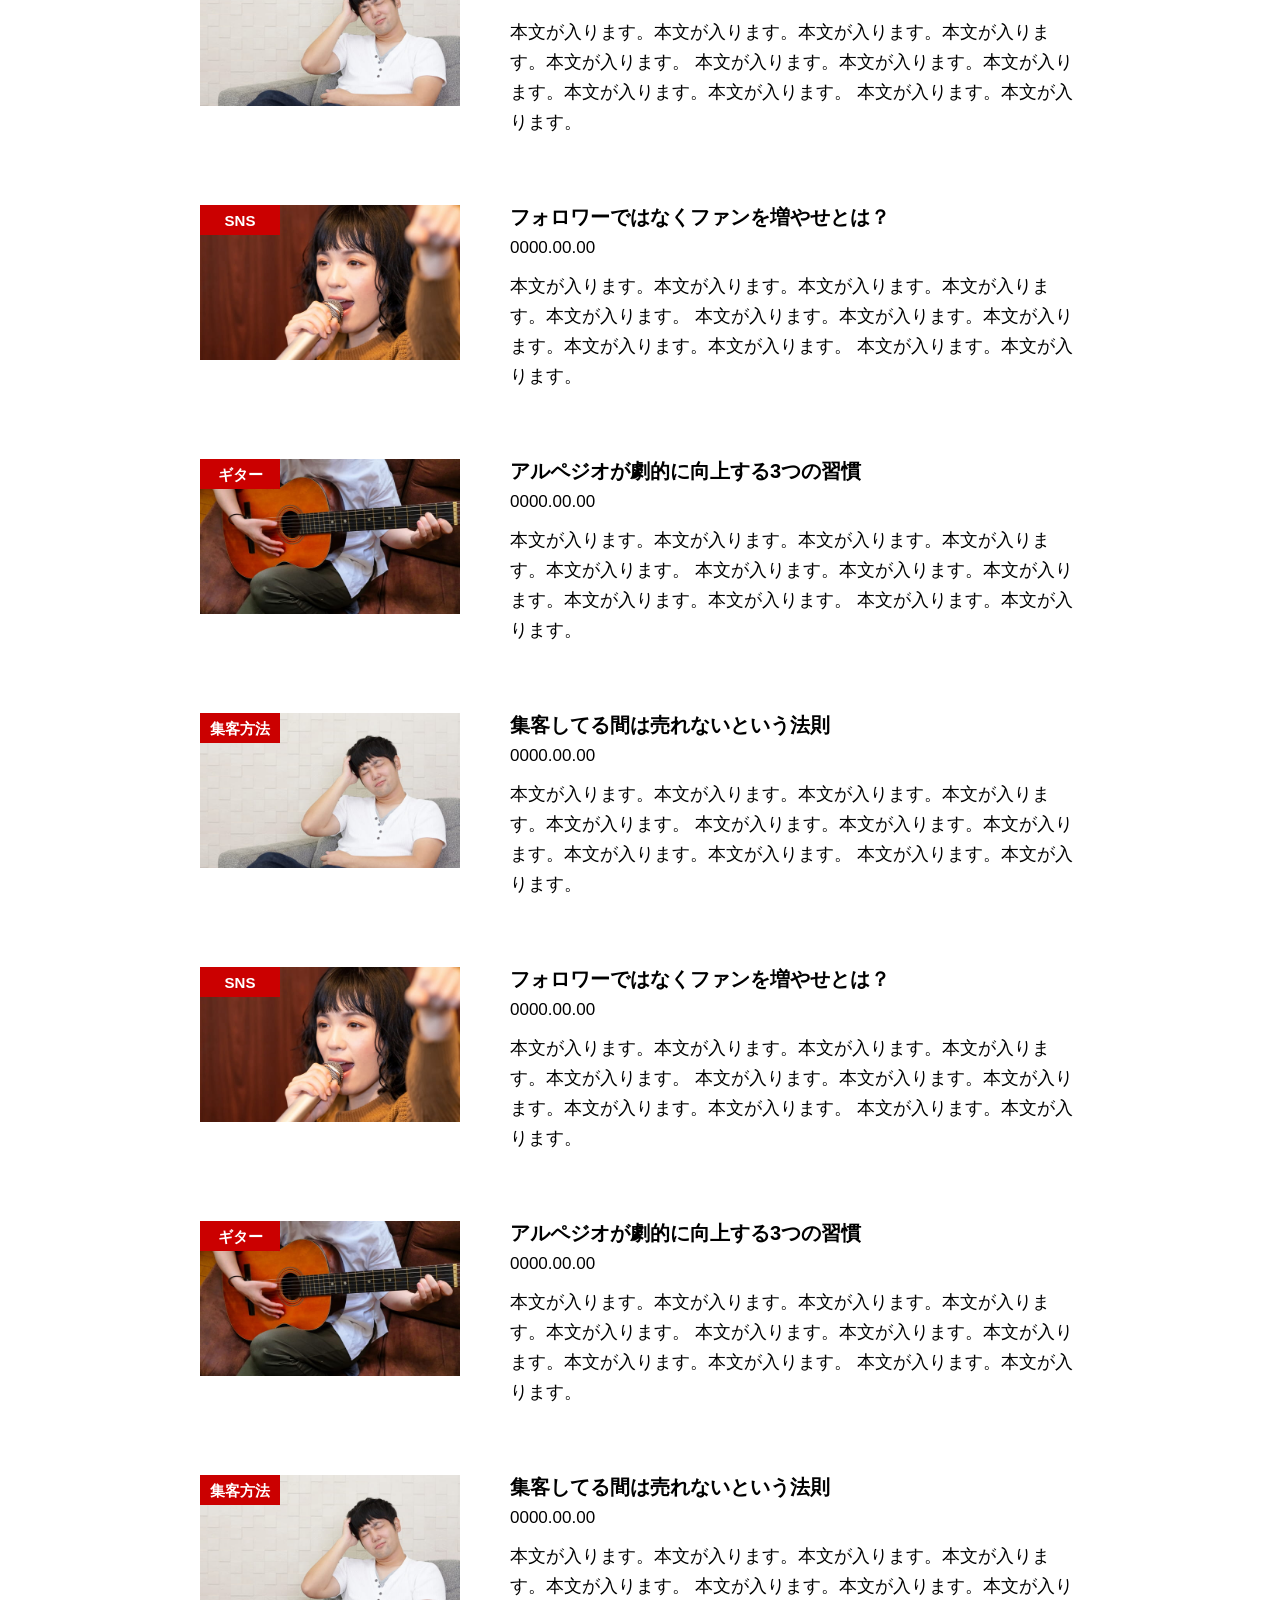
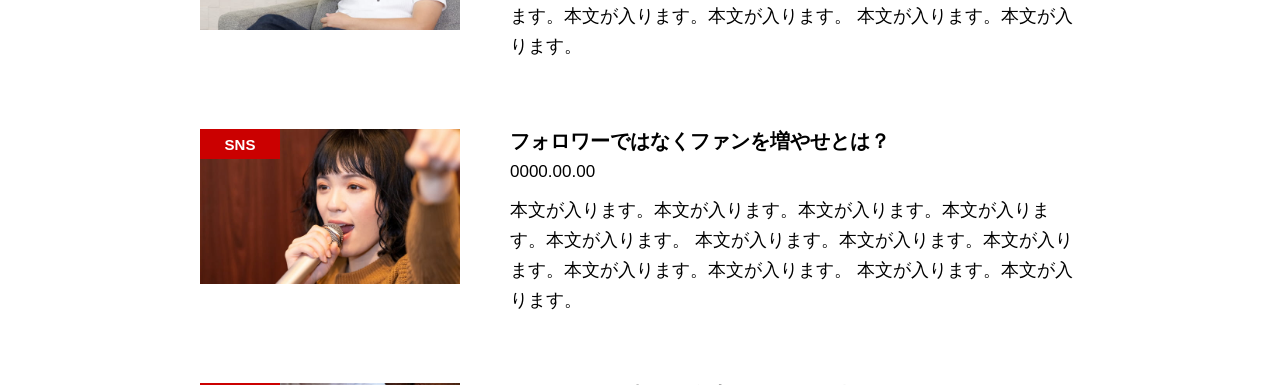
<file: blog_list.html>
<!DOCTYPE html>
<html lang="ja">
<head>
    <meta charset="UTF-8">
    <meta name="viewport" content="width=device-width, initial-scale=1.0">
    <title>ブログ一覧｜きたむらミュージックスクール</title>
    <meta name="description" content="茨城県笠間市のきたむらミュージックスクールのブログ一覧ページです。レッスンの様子やイベント情報、音楽を楽しむための情報をお届けしています。ぜひスクールの日常をご覧ください。">
    <meta name="keywords" content="きたむらミュージックスクール, ブログ一覧, ボーカル教室, ギター教室, ピアノ教室, 音楽教室, 茨城県笠間市">
    <meta name="robots" content="noindex">
    <link rel="stylesheet" href="https://cdn.jsdelivr.net/npm/swiper@11/swiper-bundle.min.css">
    <link rel="stylesheet" href="./css/style.css">
    <link rel="icon" href="./images/favicon.png" type="image/png">
    <script src="https://cdn.jsdelivr.net/npm/swiper@11/swiper-bundle.min.js" defer></script>
    <!-- jQuery -->
    <script src="https://code.jquery.com/jquery-3.7.1.min.js"></script>
    <!-- 自分のJS -->
    <script src="./js/script.js" defer></script>
</head>
<body>
    <div class="l-container">
        
        <!-- ※共通【header】 -->
        <header id="top" class="l-header">
            <div class="l-header__inner">
                <div class="l-header__logo">
                    <a href="./index.html">
                        <span class="c-logo__image">
                            <img src="./images/common/rogo.svg" alt="きたむらミュージックスクール">
                        </span>
                        <span class="c-logo__text">
                            <span class="c-logo__main">きたむら</span>
                            <span class="c-logo__sub">ミュージックスクール</span>
                        </span>
                    </a>
                </div>
                
                <nav class="l-header__nav u-pc-only">
                    <ul class="l-header__nav-list">
                        <li><a href="./plan.html">料金</a></li>
                        <li><a href="./blog_list.html">ブログ</a></li>
                        <li><a href="./result_list.html">卒業実績</a></li>
                        <li class="is-contact">
                            <a href="./contact_form.html">お問い合わせ</a>
                        </li>
                    </ul>
                </nav>
                
                <!-- SPハンバーガーメニュー用 -->
                <div class="l-header__hamburger u-sp-only">
                    <button type="button" class="c-hamburger">
                        <span class="c-hamburger__line"></span>
                    </button>
                    <!-- SPナビ -->
                    <nav class="l-header__sp-nav">
                        <ul class="l-header__sp-nav-lists">
                            <li><a href="./plan.html">料金</a></li>
                            <li><a href="./blog_list.html">ブログ</a></li>
                            <li><a href="./result_list.html">卒業実績</a></li>
                        </ul>
                    </nav>
                </div>
            </div>
        </header>

        <!-- 【main】 -->
        <main class="l-main">

            <!-- 【fv】blog/contact/plan/404共通 -->
            <section class="p-child-fv">
                <picture>
                    <source srcset="images/blog/blog_list_header.jpg" media="(min-width: 768px)">
                    <img src="images/blog/blog_list_header_sp.jpg" alt="きたむらミュージックスクールのブログ一覧">
                </picture>
                <div class="p-child-fv__contents">
                    <div class="p-child-fv__catch">
                        <h1 class="p-child-fv__title">
                          ブログ 
                        </h1>
                    </div>
                </div>
            </section>

            <!-- パンくずリスト -->
            <div class="c-breadcrumbs">
                <div class="inner">
                    <a href="./index.html" class="c-breadcrumbs__text">ホーム</a>
                    <span class="c-breadcrumbs__sign">&#62;</span>
                    <p class="c-breadcrumbs__text">ブログ</p>
                </div>
            </div>

            <!-- 【ブログ】 -->
             <section class="p-blog-list">
                <div class="l-inner">
                    <div>
                        <h2 class="c-section-title">ブログ一覧</h2>
                    </div>
                    <div class="p-blog__contents p-blog-list__contents">

                        <!-- ブログ一覧ページ専用レイアウト -->
                        <div class="p-blog-list__items">

                            <!-- blog01（ギター） -->
                            <div class="p-blog__item p-blog-list__item">
                                <a href="./blog_details.html" class="p-blog-item__link p-blog-list__link">
                                    <div class="p-blog-item__image">
                                        <picture>
                                            <source media="(min-width: 768px)" srcset="./images/blog/blog01_pc.jpg">
                                            <img src="./images/top/blog03_sp.jpg" alt="【ギター】アルペジオが劇的に向上する3つの習慣">
                                        </picture>
                                        <span class="p-blog-item__label">ギター</span>
                                    </div>
                                    <div class="p-blog-item__body">
                                        <h3 class="p-blog-item__title">アルペジオが劇的に向上する3つの習慣</h3>
                                        <time class="p-blog-item__date" datetime="0000.00.00">0000.00.00</time>
                                        <p class="p-blog-card__text p-blog-list__text">
                                            本文が入ります。本文が入ります。本文が入ります。本文が入ります。本文が入ります。
                                            本文が入ります。本文が入ります。本文が入ります。本文が入ります。本文が入ります。
                                            本文が入ります。本文が入ります。
                                        </p>
                                    </div>
                                </a>
                            </div>

                            <!-- blog02（男性） -->
                            <div class="p-blog__item p-blog-list__item">
                                <a href="./blog_details.html" class="p-blog-item__link p-blog-list__link">
                                    <div class="p-blog-item__image">
                                        <picture>
                                            <source media="(min-width: 768px)" srcset="./images/blog/blog02_pc.jpg">
                                            <img src="./images/top/blog02_sp.jpg" alt="【集客方法】集客してる間は売れないという法則">
                                        </picture>
                                        <span class="p-blog-item__label">集客方法</span>
                                    </div>
                                    <div class="p-blog-item__body">
                                        <h3 class="p-blog-item__title">集客してる間は売れないという法則</h3>
                                        <time class="p-blog-item__date" datetime="0000.00.00">0000.00.00</time>
                                        <p class="p-blog-card__text p-blog-list__text">
                                            本文が入ります。本文が入ります。本文が入ります。本文が入ります。本文が入ります。
                                            本文が入ります。本文が入ります。本文が入ります。本文が入ります。本文が入ります。
                                            本文が入ります。本文が入ります。
                                        </p>
                                    </div>
                                </a>
                            </div>

                            <!-- blog03（女性） -->
                            <div class="p-blog__item p-blog-list__item">
                                <a href="./blog_details.html" class="p-blog-item__link p-blog-list__link">
                                    <div class="p-blog-item__image">
                                        <picture>
                                            <source media="(min-width: 768px)" srcset="./images/blog/blog03_pc.jpg">
                                            <img src="./images/top/blog01_sp.jpg" alt="【SNS】フォロワーではなくファンを増やせとは？">
                                        </picture>
                                        <span class="p-blog-item__label">SNS</span>
                                    </div>
                                    <div class="p-blog-item__body">
                                        <h3 class="p-blog-item__title">フォロワーではなくファンを増やせとは？</h3>
                                        <time class="p-blog-item__date" datetime="0000.00.00">0000.00.00</time>
                                        <p class="p-blog-card__text p-blog-list__text">
                                            本文が入ります。本文が入ります。本文が入ります。本文が入ります。本文が入ります。
                                            本文が入ります。本文が入ります。本文が入ります。本文が入ります。本文が入ります。
                                            本文が入ります。本文が入ります。
                                        </p>
                                    </div>
                                </a>
                            </div>

                            <!-- blog01（ギター） -->
                            <div class="p-blog__item p-blog-list__item">
                                <a href="./blog_details.html" class="p-blog-item__link p-blog-list__link">
                                    <div class="p-blog-item__image">
                                        <picture>
                                            <source media="(min-width: 768px)" srcset="./images/blog/blog01_pc.jpg">
                                            <img src="./images/top/blog03_sp.jpg" alt="【ギター】アルペジオが劇的に向上する3つの習慣">
                                        </picture>
                                        <span class="p-blog-item__label">ギター</span>
                                    </div>
                                    <div class="p-blog-item__body">
                                        <h3 class="p-blog-item__title">アルペジオが劇的に向上する3つの習慣</h3>
                                        <time class="p-blog-item__date" datetime="0000.00.00">0000.00.00</time>
                                        <p class="p-blog-card__text p-blog-list__text">
                                            本文が入ります。本文が入ります。本文が入ります。本文が入ります。本文が入ります。
                                            本文が入ります。本文が入ります。本文が入ります。本文が入ります。本文が入ります。
                                            本文が入ります。本文が入ります。
                                        </p>
                                    </div>
                                </a>
                            </div>

                            <!-- blog02（男性） -->
                            <div class="p-blog__item p-blog-list__item">
                                <a href="./blog_details.html" class="p-blog-item__link p-blog-list__link">
                                    <div class="p-blog-item__image">
                                        <picture>
                                            <source media="(min-width: 768px)" srcset="./images/blog/blog02_pc.jpg">
                                            <img src="./images/top/blog02_sp.jpg" alt="【集客方法】集客してる間は売れないという法則">
                                        </picture>
                                        <span class="p-blog-item__label">集客方法</span>
                                    </div>
                                    <div class="p-blog-item__body">
                                        <h3 class="p-blog-item__title">集客してる間は売れないという法則</h3>
                                        <time class="p-blog-item__date" datetime="0000.00.00">0000.00.00</time>
                                        <p class="p-blog-card__text p-blog-list__text">
                                            本文が入ります。本文が入ります。本文が入ります。本文が入ります。本文が入ります。
                                            本文が入ります。本文が入ります。本文が入ります。本文が入ります。本文が入ります。
                                            本文が入ります。本文が入ります。
                                        </p>
                                    </div>
                                </a>
                            </div>

                            <!-- blog03（女性） -->
                            <div class="p-blog__item p-blog-list__item">
                                <a href="./blog_details.html" class="p-blog-item__link p-blog-list__link">
                                    <div class="p-blog-item__image">
                                        <picture>
                                            <source media="(min-width: 768px)" srcset="./images/blog/blog03_pc.jpg">
                                            <img src="./images/top/blog01_sp.jpg" alt="【SNS】フォロワーではなくファンを増やせとは？">
                                        </picture>
                                        <span class="p-blog-item__label">SNS</span>
                                    </div>
                                    <div class="p-blog-item__body">
                                        <h3 class="p-blog-item__title">フォロワーではなくファンを増やせとは？</h3>
                                        <time class="p-blog-item__date" datetime="0000.00.00">0000.00.00</time>
                                        <p class="p-blog-card__text p-blog-list__text">
                                            本文が入ります。本文が入ります。本文が入ります。本文が入ります。本文が入ります。
                                            本文が入ります。本文が入ります。本文が入ります。本文が入ります。本文が入ります。
                                            本文が入ります。本文が入ります。
                                        </p>
                                    </div>
                                </a>
                            </div>

                            <!-- blog01（ギター） -->
                            <div class="p-blog__item p-blog-list__item">
                                <a href="./blog_details.html" class="p-blog-item__link p-blog-list__link">
                                    <div class="p-blog-item__image">
                                        <picture>
                                            <source media="(min-width: 768px)" srcset="./images/blog/blog01_pc.jpg">
                                            <img src="./images/top/blog03_sp.jpg" alt="【ギター】アルペジオが劇的に向上する3つの習慣">
                                        </picture>
                                        <span class="p-blog-item__label">ギター</span>
                                    </div>
                                    <div class="p-blog-item__body">
                                        <h3 class="p-blog-item__title">アルペジオが劇的に向上する3つの習慣</h3>
                                        <time class="p-blog-item__date" datetime="0000.00.00">0000.00.00</time>
                                        <p class="p-blog-card__text p-blog-list__text">
                                            本文が入ります。本文が入ります。本文が入ります。本文が入ります。本文が入ります。
                                            本文が入ります。本文が入ります。本文が入ります。本文が入ります。本文が入ります。
                                            本文が入ります。本文が入ります。
                                        </p>
                                    </div>
                                </a>
                            </div>

                            <!-- blog02（男性） -->
                            <div class="p-blog__item p-blog-list__item">
                                <a href="./blog_details.html" class="p-blog-item__link p-blog-list__link">
                                    <div class="p-blog-item__image">
                                        <picture>
                                            <source media="(min-width: 768px)" srcset="./images/blog/blog02_pc.jpg">
                                            <img src="./images/top/blog02_sp.jpg" alt="【集客方法】集客してる間は売れないという法則">
                                        </picture>
                                        <span class="p-blog-item__label">集客方法</span>
                                    </div>
                                    <div class="p-blog-item__body">
                                        <h3 class="p-blog-item__title">集客してる間は売れないという法則</h3>
                                        <time class="p-blog-item__date" datetime="0000.00.00">0000.00.00</time>
                                        <p class="p-blog-card__text p-blog-list__text">
                                            本文が入ります。本文が入ります。本文が入ります。本文が入ります。本文が入ります。
                                            本文が入ります。本文が入ります。本文が入ります。本文が入ります。本文が入ります。
                                            本文が入ります。本文が入ります。
                                        </p>
                                    </div>
                                </a>
                            </div>

                            <!-- blog03（女性） -->
                            <div class="p-blog__item p-blog-list__item">
                                <a href="./blog_details.html" class="p-blog-item__link p-blog-list__link">
                                    <div class="p-blog-item__image">
                                        <picture>
                                            <source media="(min-width: 768px)" srcset="./images/blog/blog03_pc.jpg">
                                            <img src="./images/top/blog01_sp.jpg" alt="【SNS】フォロワーではなくファンを増やせとは？">
                                        </picture>
                                        <span class="p-blog-item__label">SNS</span>
                                    </div>
                                    <div class="p-blog-item__body">
                                        <h3 class="p-blog-item__title">フォロワーではなくファンを増やせとは？</h3>
                                        <time class="p-blog-item__date" datetime="0000.00.00">0000.00.00</time>
                                        <p class="p-blog-card__text p-blog-list__text">
                                            本文が入ります。本文が入ります。本文が入ります。本文が入ります。本文が入ります。
                                            本文が入ります。本文が入ります。本文が入ります。本文が入ります。本文が入ります。
                                            本文が入ります。本文が入ります。
                                        </p>
                                    </div>
                                </a>
                            </div>

                            <!-- blog01（ギター） -->
                            <div class="p-blog__item p-blog-list__item">
                                <a href="./blog_details.html" class="p-blog-item__link p-blog-list__link">
                                    <div class="p-blog-item__image">
                                        <picture>
                                            <source media="(min-width: 768px)" srcset="./images/blog/blog01_pc.jpg">
                                            <img src="./images/top/blog03_sp.jpg" alt="【ギター】アルペジオが劇的に向上する3つの習慣">
                                        </picture>
                                        <span class="p-blog-item__label">ギター</span>
                                    </div>
                                    <div class="p-blog-item__body">
                                        <h3 class="p-blog-item__title">アルペジオが劇的に向上する3つの習慣</h3>
                                        <time class="p-blog-item__date" datetime="0000.00.00">0000.00.00</time>
                                        <p class="p-blog-card__text p-blog-list__text">
                                            本文が入ります。本文が入ります。本文が入ります。本文が入ります。本文が入ります。
                                            本文が入ります。本文が入ります。本文が入ります。本文が入ります。本文が入ります。
                                            本文が入ります。本文が入ります。
                                        </p>
                                    </div>
                                </a>
                            </div>                            
                        </div>

                        <!-- ページネーション -->
                        <nav class="p-pagination p-blog-list__pagination" aria-label="ページネーション">
                            <ul class="p-pagination__list">
                                <li class="p-pagination__item is-current">
                                    <span>1</span>
                                </li>

                                <li class="p-pagination__item">
                                    <a href="./blog_list.html">2</a>
                                </li>

                                <li class="p-pagination__item">
                                    <a href="./blog_list.html">3</a>
                                </li>

                                <li class="p-pagination__dots p-blog-list__dots">
                                    …
                                </li>

                                <li class="p-pagination__item">
                                    <a href="./blog_list.html">9</a>
                                </li>
                            </ul>
                        </nav>
                    </div>
                </div>
            </section>
            
        </main>

        <!-- ※共通footer -->
        <footer class="l-footer">
            <div class="l-footer__main">
                <div class="l-footer__inner">

                    <div class="l-footer__nav">
                        <nav>
                            <ul>
                                <li><a href="./index.html">ホーム</a></li>
                                <li><a href="./plan.html">料金</a></li>
                                <li><a href="./blog_list.html">ブログ</a></li>
                                <li><a href="./result_list.html">卒業実績</a></li>
                            </ul>
                        </nav>
                    </div>

                    <div class="l-footer__logo">
                        <a href="./index.html">
                            <img
                                src="./images/common/logo-white.svg"
                                alt="きたむらミュージックスクール"
                                class="l-footer__logo-image">
                        </a>
                    </div>

                    <div class="l-footer__copyright">
                        <p>Copyright © 0000 KITAMURA music school Inc.<br class="sp-br"> All Rights</p>
                    </div>

                    <div class="l-footer__sns">
                        <ul>
                            <li>
                                <a href="#">
                                    <div class="l-footer__sns-icon">
                                        <img src="./images/common/icon-twitter.svg" alt="twitterアイコン">
                                    </div>
                                </a>
                            </li>
                            <li>
                                <a href="#">
                                    <div class="l-footer__sns-icon">
                                        <img src="./images/common/icon-facebook.svg" alt="facebookアイコン">
                                    </div>
                                </a>
                            </li>
                            <li>
                                <a href="#">
                                    <div class="l-footer__sns-icon">
                                        <img src="./images/common/icon-youtube.svg" alt="youtubeアイコン">
                                    </div>
                                </a>
                            </li>
                            <li>
                                <a href="#">
                                    <div class="l-footer__sns-icon">
                                        <img src="./images/common/icon-instagram.svg" alt="instagramアイコン">
                                    </div>
                                </a>
                            </li>
                        </ul>
                    </div> 
                </div>
            </div>
        </footer>

        <!-- ※共通buttons -->
        <div class="p-fixed-buttons">
            <!-- TOPへ戻るボタン -->            
            <a href="#" class="c-button--top">
                <div class="c-button__icon">
                    <div class="c-button__icon--img">
                        <img src="./images/icon-to-top.svg" alt="ページ上部へ戻る">
                    </div>
                </div>  
            </a>
            
            <!-- 【お問い合わせ】 -->
            <a href="./contact_form.html" class="c-button--contact">
                <div class="c-button--contact__icon c-button--contact__icon-main">
                    <p>お問い合わせ</p>
                </div>        
            </a>
        </div>
            
    </div>
</body>
</html>
</file>
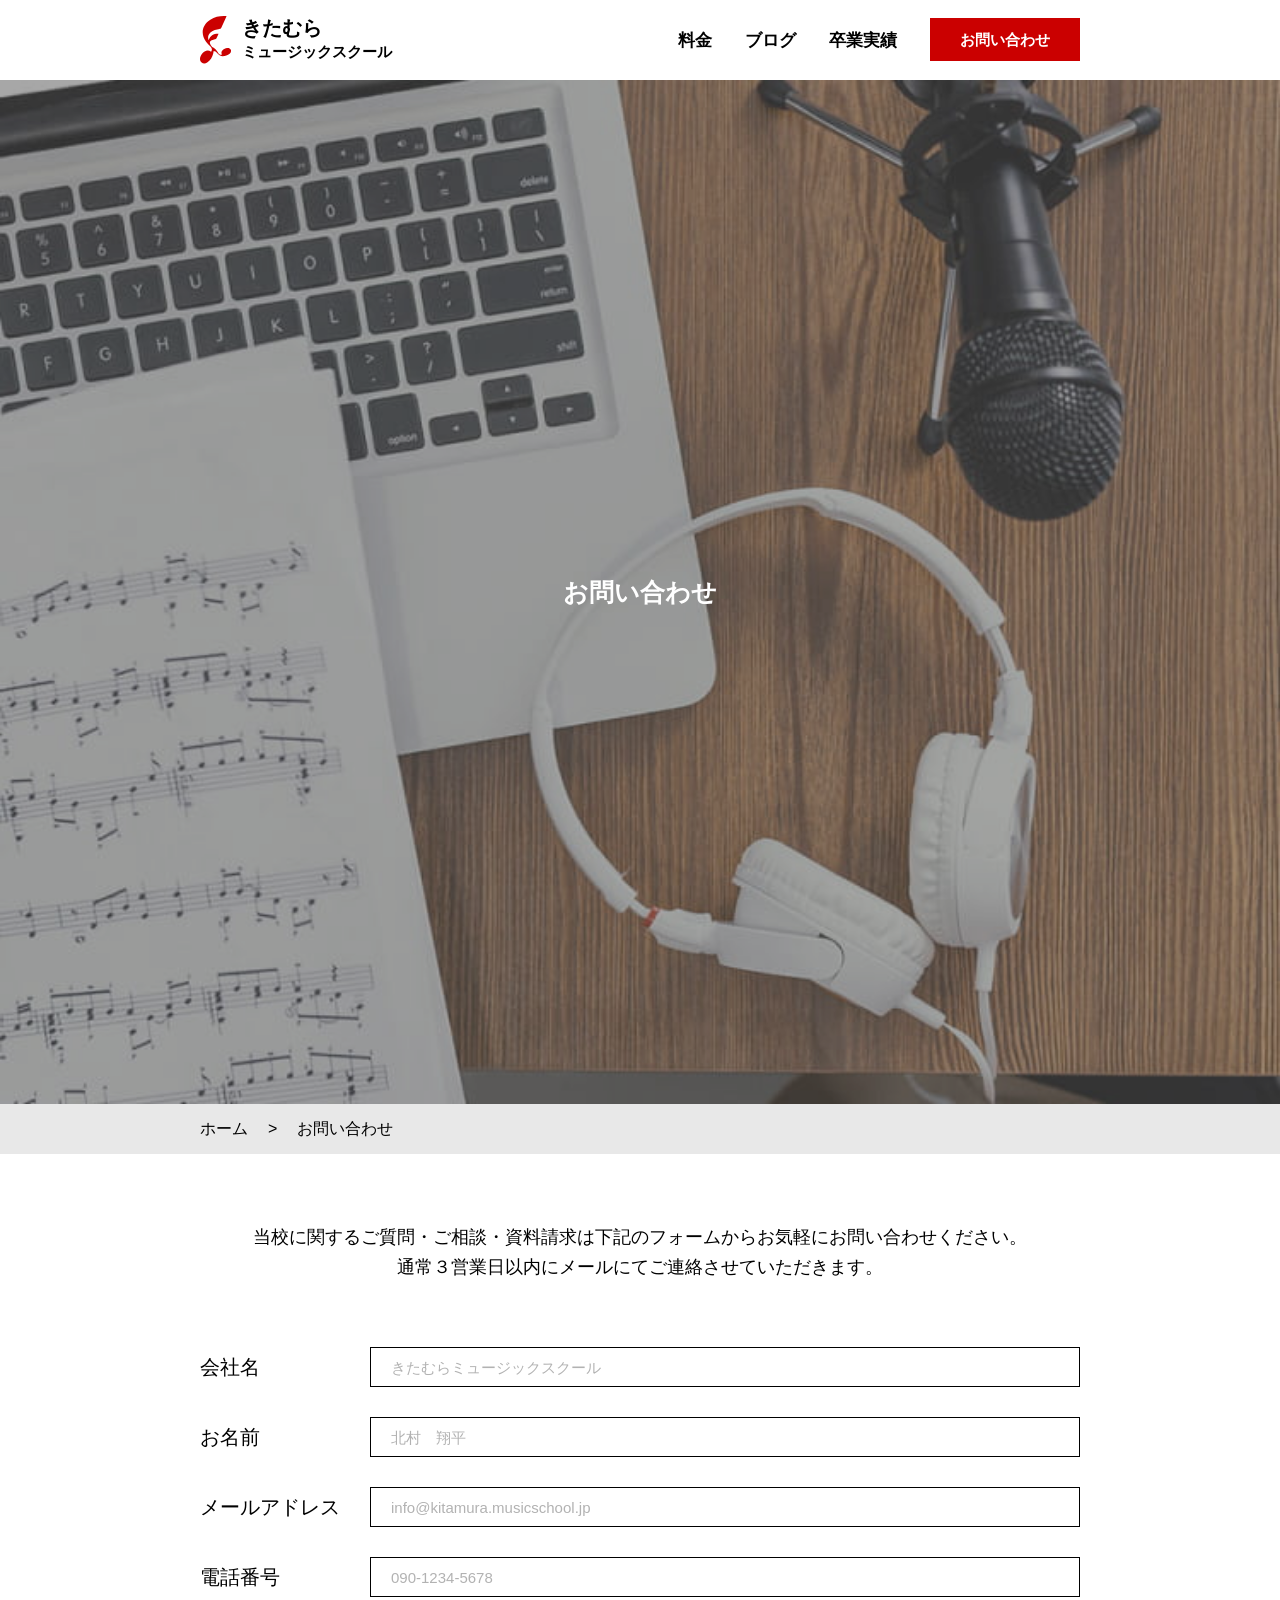
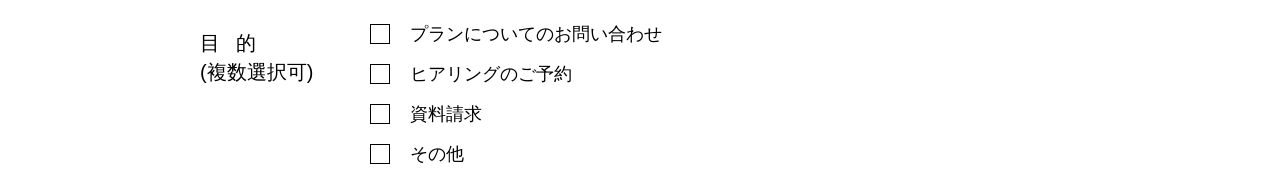
<file: contact_form.html>
<!DOCTYPE html>
<html lang="ja">
<head>
    <meta charset="UTF-8">
    <meta name="viewport" content="width=device-width, initial-scale=1.0">
    <title>お問い合わせ｜きたむらミュージックスクール</title>
    <meta name="description" content="きたむらミュージックスクールへのお問い合わせページです。レッスンに関するご質問やご相談、資料請求など、お気軽にお問い合わせください。">
    <meta name="keywords" content="きたむらミュージックスクール, お問い合わせ, レッスン, ご質問, ご相談, 資料請求, 音楽教室, 茨城県笠間市">
    <meta name="robots" content="noindex">
    <link rel="stylesheet" href="https://cdn.jsdelivr.net/npm/swiper@11/swiper-bundle.min.css">
    <link rel="stylesheet" href="./css/style.css">
    <link rel="icon" href="./images/favicon.png" type="image/png">
    <script src="https://cdn.jsdelivr.net/npm/swiper@11/swiper-bundle.min.js" defer></script>
    <!-- jQuery -->
    <script src="https://code.jquery.com/jquery-3.7.1.min.js"></script>
    <!-- 自分のJS -->
    <script src="./js/script.js" defer></script>
</head>
<body>
    <div class="l-container">
        
        <!-- ※共通【header】 -->
        <header id="top" class="l-header">
            <div class="l-header__inner">
                <div class="l-header__logo">
                    <a href="./index.html">
                        <span class="c-logo__image">
                            <img src="./images/common/rogo.svg" alt="きたむらミュージックスクール">
                        </span>
                        <span class="c-logo__text">
                            <span class="c-logo__main">きたむら</span>
                            <span class="c-logo__sub">ミュージックスクール</span>
                        </span>
                    </a>
                </div>
                
                <nav class="l-header__nav u-pc-only">
                    <ul class="l-header__nav-list">
                        <li><a href="./plan.html">料金</a></li>
                        <li><a href="./blog_list.html">ブログ</a></li>
                        <li><a href="./result_list.html">卒業実績</a></li>
                        <li class="is-contact">
                            <a href="./contact_form.html">お問い合わせ</a>
                        </li>
                    </ul>
                </nav>
                
                <!-- SPハンバーガーメニュー用 -->
                <div class="l-header__hamburger u-sp-only">
                    <button type="button" class="c-hamburger">
                        <span class="c-hamburger__line"></span>
                    </button>
                    <!-- SPナビ -->
                    <nav class="l-header__sp-nav">
                        <ul class="l-header__sp-nav-lists">
                            <li><a href="./plan.html">料金</a></li>
                            <li><a href="./blog_list.html">ブログ</a></li>
                            <li><a href="./result_list.html">卒業実績</a></li>
                        </ul>
                    </nav>
                </div>
            </div>
        </header>

        <!-- 【main】 -->
        <main class="l-main">

            <!-- 【fv】blog/contact/plan/404共通 -->
            <section class="p-child-fv">
                <picture>
                    <source srcset="images/send/send_pc.jpg" media="(min-width: 768px)">
                    <img src="images/send/send_sp.jpg" alt="きたむらミュージックスクールのお問い合わせ">
                </picture>
                <div class="p-child-fv__contents">
                    <div class="p-child-fv__catch">
                        <h1 class="p-child-fv__title">
                            お問い合わせ
                        </h1>
                    </div>
                </div>
            </section>

            <!-- パンくずリスト -->
            <div class="c-breadcrumbs">
                <div class="inner">
                    <a href="./index.html" class="c-breadcrumbs__text">ホーム</a>
                    <span class="c-breadcrumbs__sign">&#62;</span>
                    <p class="c-breadcrumbs__text">お問い合わせ</p>
                </div>
            </div>

            <!-- 【お問い合わせフォーム】 -->
             <div class="p-contact">
                <div class="l-inner">
                    <div class="p-contact__contents">

                        <!-- お問い合わせフォームページ専用レイアウト -->
                        <div class="p-contact-send__text p-contact-form__text">
                            <p>当校に関するご質問・ご相談・資料請求は下記のフォームからお気軽にお問い合わせください。</p>
                            <p>通常３営業日以内にメールにてご連絡させていただきます。</p>
                        </div>
                        
                        <form action="./contact_send.html" class="p-contact__form">
                            <div class="p-contact__form-block">
                                <!-- 会社名 -->
                                <dl class="p-contact__item">
                                            <dt>
                                                <label for="your-company">会社名</label>
                                            </dt>
                                            <dd>
                                                <input type="text" name="your-company" id="your-company" class="form-control" placeholder="きたむらミュージックスクール" required>
                                            </dd>
                                </dl>
                                        
                                <!-- お名前 -->
                                <dl class="p-contact__item">
                                            <dt>
                                                <label for="your-name">お名前</label>
                                            </dt>
                                            <dd>
                                                <input type="text" name="your-name" id="your-name" class="form-control" placeholder="北村　翔平" required>
                                            </dd>
                                </dl>
                                
                                <!-- メールアドレス -->
                                <dl class="p-contact__item">
                                            <dt>
                                                <label for="your-email">メールアドレス</label>
                                            </dt>
                                            <dd>
                                                <input type="email" name="your-email" id="your-email" class="form-control" placeholder="info@kitamura.musicschool.jp" required>
                                            </dd>
                                </dl>

                                <!-- 電話番号 -->
                                <dl class="p-contact__item">
                                            <dt>
                                                <label for="your-phone">電話番号</label>
                                            </dt>
                                            <dd>
                                                <input type="tel" name="your-phone" id="your-phone" class="form-control" placeholder="090-1234-5678">
                                            </dd>
                                </dl>

                                <!-- チェックボックス -->
                                <dl class="p-contact__item p-contact__item--checkbox">
                                    <dt>
                                        <span class="p-contact__label">目的</span>
                                        <span class="p-contact__note">(複数選択可)</span>
                                    </dt>
                                    <dd class="form-checkbox">
                                        <div class="checkbox-col">
                                            <label class="checkbox-item">
                                                <input type="checkbox" name="how-know" value="プランについてのお問い合わせ">
                                                <span>プランについてのお問い合わせ</span>
                                            </label> 
                                        </div>

                                        <div class="checkbox-col">
                                            <label class="checkbox-item">
                                                <input type="checkbox" name="how-know" value="ヒアリングのご予約">
                                                <span>ヒアリングのご予約</span>
                                            </label>
                                        </div>

                                        <div class="checkbox-col">
                                            <label class="checkbox-item">
                                                <input type="checkbox" name="how-know" value="資料請求">
                                                <span>資料請求</span>
                                            </label>
                                        </div>

                                        <div class="checkbox-col">
                                            <label class="checkbox-item">
                                                <input type="checkbox" name="how-know" value="その他">
                                                <span>その他</span>
                                            </label>
                                        </div>                                            
                                    </dd>
                                </dl>

                                <!-- 内容 -->
                                <dl class="p-contact__item p-contact__item--textarea">
                                    <dt>
                                        <label for="your-content"><span class="p-contact__label">内容</span></label>
                                    </dt>
                                    <dd>
                                        <textarea name="your-content" id="your-content" class="form-control form-textarea" cols="30" rows="10" required placeholder="内容に関する詳細や備考等をご入力ください。"></textarea>
                                    </dd>
                                </dl>                                    

                                <!-- 【送信ボタン】 -->
                                <div class="p-contact-send__button p-contact__submit">
                                    <button type="submit" class="c-button c-button--contact-form">
                                        <span>送 信</span>
                                    </button>
                                </div>

                            </div>
                        </form>
                    </div>
                </div>
             </div>
        </main>

        <!-- ※共通footer -->
        <footer class="l-footer">
            <div class="l-footer__main">
                <div class="l-footer__inner">

                    <div class="l-footer__nav">
                        <nav>
                            <ul>
                                <li><a href="./index.html">ホーム</a></li>
                                <li><a href="./plan.html">料金</a></li>
                                <li><a href="./blog_list.html">ブログ</a></li>
                                <li><a href="./result_list.html">卒業実績</a></li>
                            </ul>
                        </nav>
                    </div>

                    <div class="l-footer__logo">
                        <a href="./index.html">
                            <img
                                src="./images/common/logo-white.svg"
                                alt="きたむらミュージックスクール"
                                class="l-footer__logo-image">
                        </a>
                    </div>

                    <div class="l-footer__copyright">
                        <p>Copyright © 0000 KITAMURA music school Inc.<br class="sp-br"> All Rights</p>
                    </div>

                    <div class="l-footer__sns">
                        <ul>
                            <li>
                                <a href="#">
                                    <div class="l-footer__sns-icon">
                                        <img src="./images/common/icon-twitter.svg" alt="twitterアイコン">
                                    </div>
                                </a>
                            </li>
                            <li>
                                <a href="#">
                                    <div class="l-footer__sns-icon">
                                        <img src="./images/common/icon-facebook.svg" alt="facebookアイコン">
                                    </div>
                                </a>
                            </li>
                            <li>
                                <a href="#">
                                    <div class="l-footer__sns-icon">
                                        <img src="./images/common/icon-youtube.svg" alt="youtubeアイコン">
                                    </div>
                                </a>
                            </li>
                            <li>
                                <a href="#">
                                    <div class="l-footer__sns-icon">
                                        <img src="./images/common/icon-instagram.svg" alt="instagramアイコン">
                                    </div>
                                </a>
                            </li>
                        </ul>
                    </div> 
                </div>
            </div>
        </footer>

        <!-- ※共通buttons -->
        <div class="p-fixed-buttons">
            <!-- TOPへ戻るボタン -->            
            <a href="#" class="c-button--top2">
                <div class="c-button__icon">
                    <div class="c-button__icon--img">
                        <img src="./images/icon-to-top.svg" alt="ページ上部へ戻る">
                    </div>
                </div>  
            </a>
        </div>
            
    </div>
</body>
</html>
</file>
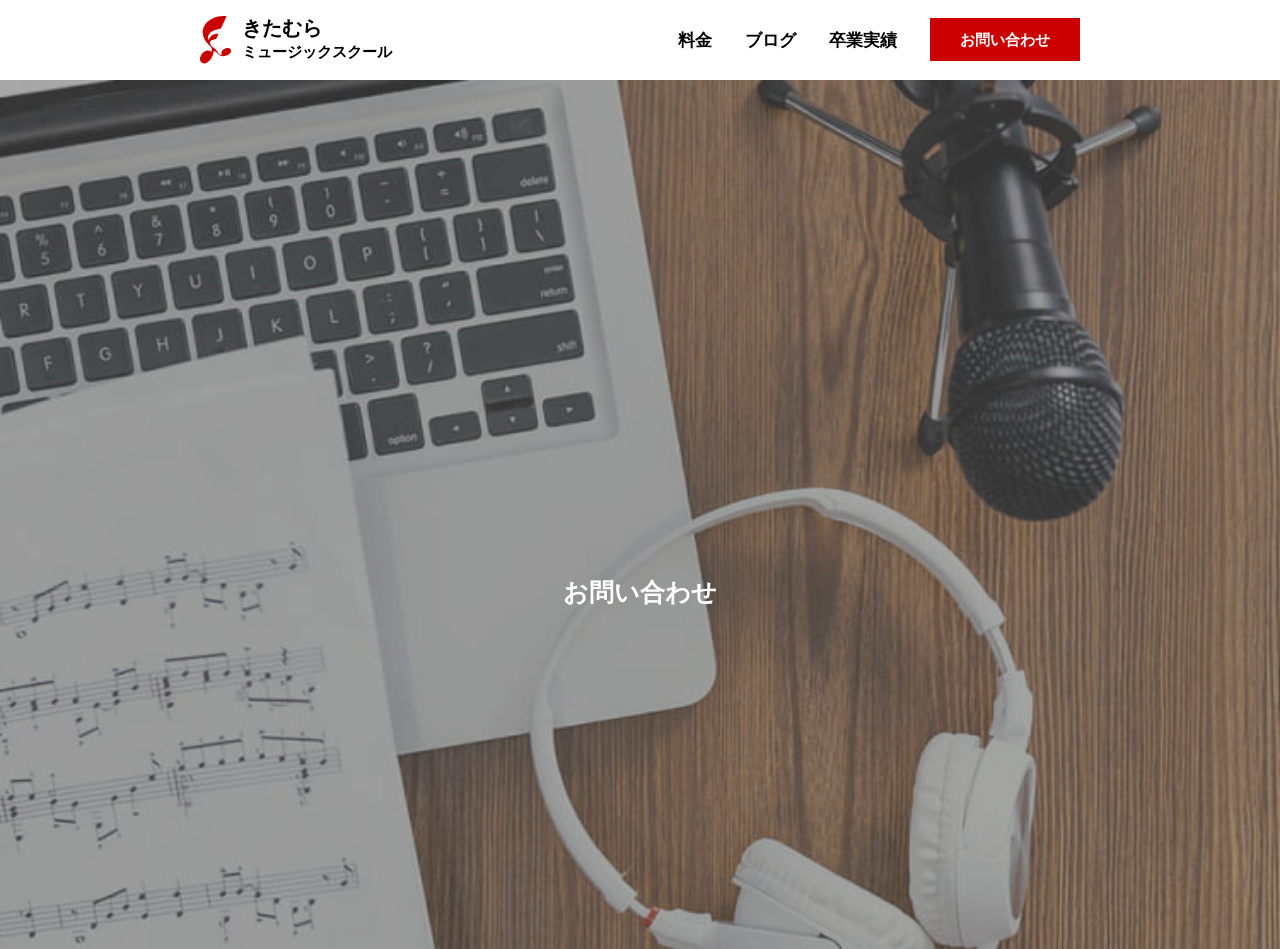
<file: contact_send.html>
<!DOCTYPE html>
<html lang="ja">
<head>
    <meta charset="UTF-8">
    <meta name="viewport" content="width=device-width, initial-scale=1.0">
    <title>お問い合わせ送信完了｜きたむらミュージックスクール</title>
    <meta name="description" content="お問い合わせありがとうございます。内容確認後、担当者よりご連絡いたします。きたむらミュージックスクールへのお問い合わせ送信完了ページです。">
    <meta name="keywords" content="きたむらミュージックスクール, お問い合わせ, 送信完了, 音楽教室, 茨城県笠間市">
    <meta name="robots" content="noindex">
    <link rel="stylesheet" href="./css/style.css">
    <link rel="icon" href="./images/favicon.png" type="image/png">
    <!-- jQuery -->
    <script src="https://code.jquery.com/jquery-3.7.1.min.js"></script>
    <!-- 自分のJS -->
    <script src="./js/script.js" defer></script>
</head>
<body class="page-message">
    <div class="l-container">
        
        <!-- ※共通【header】 -->
        <header id="top" class="l-header">
            <div class="l-header__inner">
                <div class="l-header__logo">
                    <a href="./index.html">
                        <span class="c-logo__image">
                            <img src="./images/common/rogo.svg" alt="きたむらミュージックスクール">
                        </span>
                        <span class="c-logo__text">
                            <span class="c-logo__main">きたむら</span>
                            <span class="c-logo__sub">ミュージックスクール</span>
                        </span>
                    </a>
                </div>
                
                <nav class="l-header__nav u-pc-only">
                    <ul class="l-header__nav-list">
                        <li><a href="./plan.html">料金</a></li>
                        <li><a href="./blog_list.html">ブログ</a></li>
                        <li><a href="./result_list.html">卒業実績</a></li>
                        <li class="is-contact">
                            <a href="./contact_form.html">お問い合わせ</a>
                        </li>
                    </ul>
                </nav>
                
                <!-- SPハンバーガーメニュー用 -->
                <div class="l-header__hamburger u-sp-only">
                    <button type="button" class="c-hamburger">
                        <span class="c-hamburger__line"></span>
                    </button>
                    <!-- SPナビ -->
                    <nav class="l-header__sp-nav">
                        <ul class="l-header__sp-nav-lists">
                            <li><a href="./plan.html">料金</a></li>
                            <li><a href="./blog_list.html">ブログ</a></li>
                            <li><a href="./result_list.html">卒業実績</a></li>
                        </ul>
                    </nav>
                </div>
            </div>
        </header>

        <!-- 【main】 -->
        <main class="l-main">

            <!-- 【fv】blog/contact/plan/404共通 -->
            <section class="p-child-fv">
                <picture>
                    <source srcset="images/send/send_pc.jpg" media="(min-width: 768px)">
                    <img src="images/send/send_sp.jpg" alt="きたむらミュージックスクールのお問い合わせ">
                </picture>
                <div class="p-child-fv__contents">
                    <div class="p-child-fv__catch">
                        <h1 class="p-child-fv__title">
                            お問い合わせ
                        </h1>
                    </div>
                </div>
            </section>

            <!-- パンくずリスト -->
            <div class="c-breadcrumbs">
                <div class="inner">
                    <a href="./index.html" class="c-breadcrumbs__text">ホーム</a>
                    <span class="c-breadcrumbs__sign">&#62;</span>
                    <p class="c-breadcrumbs__text">送信完了</p>
                </div>
            </div>
            <!-- 【送信完了】 -->
             <div class="p-contact-send p-contact-send--complete">
                <div class="l-inner">
                    <p class="p-contact-send__text">
                        お問い合わせいただきありがとうございました。<br>
                        内容確認後、担当者よりメールにてご連絡いたします。
                    </p>

                    <!-- 【ホームへ戻る】 -->
                     <div class="p-contact-send__button">
                        <a href="./index.html" class="c-button--contact c-button--contact--404">
                            <div class="c-button--contact__icon c-button--contact__icon--404">
                                <span>ホームへ戻る</span>
                            </div>        
                        </a>
                    </div>
                     
                </div>
            </div>            
        </main>

        <!-- ※共通footer -->
        <footer class="l-footer">
            <div class="l-footer__main">
                <div class="l-footer__inner">

                    <div class="l-footer__nav">
                        <nav>
                            <ul>
                                <li><a href="./index.html">ホーム</a></li>
                                <li><a href="./plan.html">料金</a></li>
                                <li><a href="./blog_list.html">ブログ</a></li>
                                <li><a href="./result_list.html">卒業実績</a></li>
                            </ul>
                        </nav>
                    </div>

                    <div class="l-footer__logo">
                        <a href="./index.html">
                            <img
                                src="./images/common/logo-white.svg"
                                alt="きたむらミュージックスクール"
                                class="l-footer__logo-image">
                        </a>
                    </div>

                    <div class="l-footer__copyright">
                        <p>Copyright © 0000 KITAMURA music school Inc.<br class="sp-br"> All Rights</p>
                    </div>

                    <div class="l-footer__sns">
                        <ul>
                            <li>
                                <a href="#">
                                    <div class="l-footer__sns-icon">
                                        <img src="./images/common/icon-twitter.svg" alt="twitterアイコン">
                                    </div>
                                </a>
                            </li>
                            <li>
                                <a href="#">
                                    <div class="l-footer__sns-icon">
                                        <img src="./images/common/icon-facebook.svg" alt="facebookアイコン">
                                    </div>
                                </a>
                            </li>
                            <li>
                                <a href="#">
                                    <div class="l-footer__sns-icon">
                                        <img src="./images/common/icon-youtube.svg" alt="youtubeアイコン">
                                    </div>
                                </a>
                            </li>
                            <li>
                                <a href="#">
                                    <div class="l-footer__sns-icon">
                                        <img src="./images/common/icon-instagram.svg" alt="instagramアイコン">
                                    </div>
                                </a>
                            </li>
                        </ul>
                    </div> 
                </div>
            </div>
        </footer>

    </div>
</body>
</html>
</file>
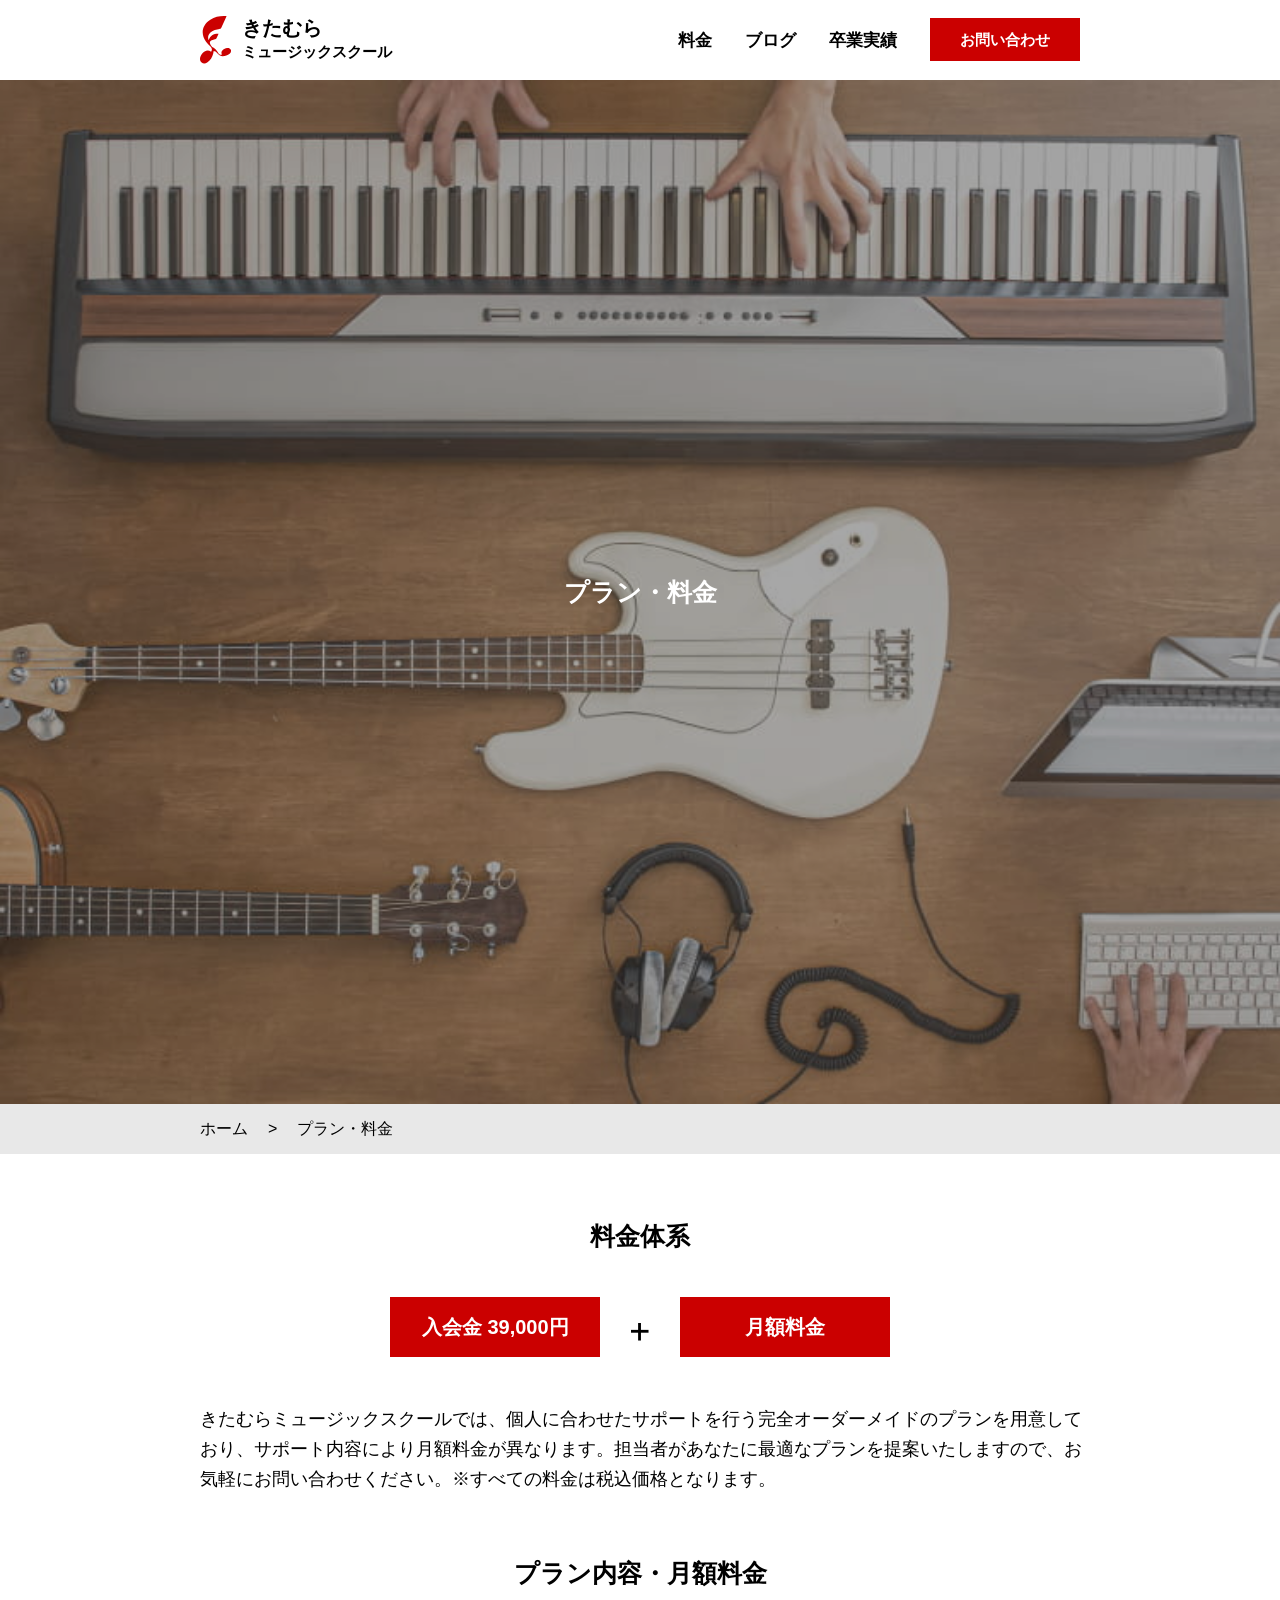
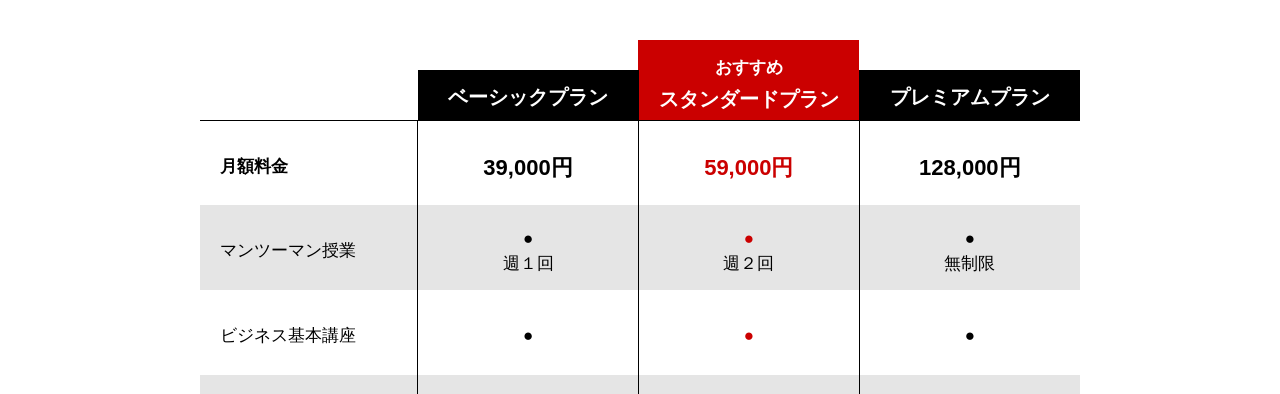
<file: plan.html>
<!DOCTYPE html>
<html lang="ja">
<head>
    <meta charset="UTF-8">
    <meta name="viewport" content="width=device-width, initial-scale=1.0">
    <title>プラン・料金｜きたむらミュージックスクール</title>
    <meta name="description" content="茨城県笠間市のきたむらミュージックスクールのプラン・料金ページです。ボーカル・ギター・ピアノなど各コースのレッスン料金や内容をご紹介。一人ひとりに合わせたマンツーマンレッスンを提供しています。体験レッスン受付中。">
    <meta name="keywords" content="きたむらミュージックスクール, プラン, 料金, レッスン料金, 音楽教室, 茨城県笠間市">
    <meta name="robots" content="noindex">
    <link rel="stylesheet" href="https://cdn.jsdelivr.net/npm/swiper@11/swiper-bundle.min.css">
    <link rel="stylesheet" href="./css/style.css">
    <link rel="icon" href="./images/favicon.png" type="image/png">
    <script src="https://cdn.jsdelivr.net/npm/swiper@11/swiper-bundle.min.js" defer></script>
    <!-- jQuery -->
    <script src="https://code.jquery.com/jquery-3.7.1.min.js"></script>
    <!-- 自分のJS -->
    <script src="./js/script.js" defer></script>
</head>
<body>
    <div class="l-container">
        
        <!-- ※共通【header】 -->
        <header id="top" class="l-header">
            <div class="l-header__inner">
                <div class="l-header__logo">
                    <a href="./index.html">
                        <span class="c-logo__image">
                            <img src="./images/common/rogo.svg" alt="きたむらミュージックスクール">
                        </span>
                        <span class="c-logo__text">
                            <span class="c-logo__main">きたむら</span>
                            <span class="c-logo__sub">ミュージックスクール</span>
                        </span>
                    </a>
                </div>
                
                <nav class="l-header__nav u-pc-only">
                    <ul class="l-header__nav-list">
                        <li><a href="./plan.html">料金</a></li>
                        <li><a href="./blog_list.html">ブログ</a></li>
                        <li><a href="./result_list.html">卒業実績</a></li>
                        <li class="is-contact">
                            <a href="./contact_form.html">お問い合わせ</a>
                        </li>
                    </ul>
                </nav>
                
                <!-- SPハンバーガーメニュー用 -->
                <div class="l-header__hamburger u-sp-only">
                    <button type="button" class="c-hamburger">
                        <span class="c-hamburger__line"></span>
                    </button>
                    <!-- SPナビ -->
                    <nav class="l-header__sp-nav">
                        <ul class="l-header__sp-nav-lists">
                            <li><a href="./plan.html">料金</a></li>
                            <li><a href="./blog_list.html">ブログ</a></li>
                            <li><a href="./result_list.html">卒業実績</a></li>
                        </ul>
                    </nav>
                </div>
            </div>
        </header>

        <!-- 【main】 -->
        <main class="l-main">

            <!-- 【fv】blog/contact/plan/404共通 -->
            <section class="p-child-fv">
                <picture>
                    <source srcset="images/plan/plan_header.jpg" media="(min-width: 768px)">
                    <img src="images/plan/plan_header_sp.jpg" alt="「音楽で生きる」を叶えるミュージックスクール">
                </picture>
                <div class="p-child-fv__contents">
                    <div class="p-child-fv__catch">
                        <h1 class="p-child-fv__title">
                          プラン・料金 
                        </h1>
                    </div>
                </div>
            </section>

            <!-- パンくずリスト -->
            <div class="c-breadcrumbs">
                <div class="inner">
                    <a href="./index.html" class="c-breadcrumbs__text">ホーム</a>
                    <span class="c-breadcrumbs__sign">&#62;</span>
                    <p class="c-breadcrumbs__text">プラン・料金</p>
                </div>
            </div>

            <!-- 【plan-price】 -->
            <section class="p-plan-price">
                <div class="l-inner">
                    <div class="p-plan-price__contents">
                        <h2 class="c-section-title">料金体系</h2>

                        <div class="p-plan-price__wrapper">

                            <!-- 入会金 -->
                            <div class="p-plan-price__box">
                                <p class="p-plan-price__price">
                                    入会金 39,000円
                                </p>
                            </div>

                            <!-- プラス -->
                            <picture class="p-plan-price__plus">
                                <source srcset="images/plan/plus_pc.svg" media="(min-width: 768px)">
                                <img src="images/plan/plus_sp.svg" alt="プラス">
                            </picture>

                            <!-- 月額料金 -->
                            <div class="p-plan-price__box">
                                <p class="p-plan-price__price">
                                    月額料金
                                </p>
                            </div>
                        </div>

                        <p class="p-plan-price__text">
                            きたむらミュージックスクールでは、個人に合わせたサポートを行う完全オーダーメイドのプランを用意しており、サポート内容により月額料金が異なります。担当者があなたに最適なプランを提案いたしますので、お気軽にお問い合わせください。※すべての料金は税込価格となります。
                        </p>
                    </div>
                </div>
            </section>
            
            <!-- 【plan-table】 -->
            <section class="p-plan-table">
                <div class="l-inner">
                    <h2 class="c-section-title">
                        プラン内容・月額料金
                    </h2>
                    <div class="p-plan-table__wrap">
                        <div class="p-plan-table__scroll">
                            <table class="p-plan-table__table">
                                <thead>
                                    <tr>
                                        <th></th>
                                        <th>
                                            <div class="p-plan-table__head">
                                                <p>
                                                    <span>ベーシック</span>
                                                    <span>プラン</span>
                                                </p>
                                            </div>
                                        </th>
                                        <th>
                                            <div class="p-plan-table__head p-plan-table__recommend">
                                                <p>
                                                    <span class="p-plan-table__small">おすすめ</span>
                                                    <span>スタンダード</span>
                                                    <span>プラン</span>
                                                </p>
                                            </div>
                                        </th>
                                        <th>
                                            <div class="p-plan-table__head">
                                                <p>
                                                    <span>プレミアム</span>
                                                    <span>プラン</span> 
                                                </p>
                                            </div>                                        
                                        </th>
                                    </tr>
                                </thead>

                                <tbody>
                                    <tr>
                                        <th>月額料金</th>
                                        <td>39,000円</td>
                                        <td><span class="p-plan-table__accent">59,000円</span></td>
                                        <td>128,000円</td>
                                    </tr>

                                    <tr class="p-plan-table__lesson">
                                        <th>マンツーマン授業</th>
                                        <td>●<br>週１回</td>
                                        <td><span class="p-plan-table__accent">●</span><br>週２回</td>
                                        <td>●<br>無制限</td>
                                    </tr>

                                    <tr class="p-plan-table__lesson">
                                        <th>ビジネス基本講座</th>
                                        <td>●</td>
                                        <td><span class="p-plan-table__accent">●</span></td>
                                        <td>●</td>
                                    </tr>

                                    <tr class="p-plan-table__lesson">
                                        <th>練習ROOM利用</th>
                                        <td>●<br>月10時間</td>
                                        <td><span class="p-plan-table__accent">●</span><br>月20時間</td>
                                        <td>●<br>無制限</td>
                                    </tr>

                                    <tr class="p-plan-table__lesson">
                                        <th>ビジネスコンサル</th>
                                        <td class="is-empty"></td>
                                        <td><span class="p-plan-table__accent">●</span><br>月2回</td>
                                        <td>●<br>月3回</td>
                                    </tr>

                                    <tr>
                                        <th>
                                            <span>コミュニティ</span>
                                            <span>参加資格</span>
                                        </th>
                                        <td class="is-empty"></td>
                                        <td class="is-empty"></td>
                                        <td>●</td>
                                    </tr>
                                </tbody>
                            </table>
                        </div>
                    </div>                   
                    <p class="p-plan-table__note">
                        ※各サービスは１回ごとのオプション追加が可能です。詳しくは事務局までお問い合わせください。
                    </p>
                </div>
            </section>
        </main>

        <!-- ※共通footer -->
        <footer class="l-footer">
            <div class="l-footer__main">
                <div class="l-footer__inner">

                    <div class="l-footer__nav">
                        <nav>
                            <ul>
                                <li><a href="./index.html">ホーム</a></li>
                                <li><a href="./plan.html">料金</a></li>
                                <li><a href="./blog_list.html">ブログ</a></li>
                                <li><a href="./result_list.html">卒業実績</a></li>
                            </ul>
                        </nav>
                    </div>

                    <div class="l-footer__logo">
                        <a href="./index.html">
                            <img
                                src="./images/common/logo-white.svg"
                                alt="きたむらミュージックスクール"
                                class="l-footer__logo-image">
                        </a>
                    </div>

                    <div class="l-footer__copyright">
                        <p>Copyright © 0000 KITAMURA music school Inc.<br class="sp-br"> All Rights</p>
                    </div>

                    <div class="l-footer__sns">
                        <ul>
                            <li>
                                <a href="#">
                                    <div class="l-footer__sns-icon">
                                        <img src="./images/common/icon-twitter.svg" alt="twitterアイコン">
                                    </div>
                                </a>
                            </li>
                            <li>
                                <a href="#">
                                    <div class="l-footer__sns-icon">
                                        <img src="./images/common/icon-facebook.svg" alt="facebookアイコン">
                                    </div>
                                </a>
                            </li>
                            <li>
                                <a href="#">
                                    <div class="l-footer__sns-icon">
                                        <img src="./images/common/icon-youtube.svg" alt="youtubeアイコン">
                                    </div>
                                </a>
                            </li>
                            <li>
                                <a href="#">
                                    <div class="l-footer__sns-icon">
                                        <img src="./images/common/icon-instagram.svg" alt="instagramアイコン">
                                    </div>
                                </a>
                            </li>
                        </ul>
                    </div> 
                </div>
            </div>
        </footer>

        <!-- ※共通buttons -->
        <div class="p-fixed-buttons">
            <!-- TOPへ戻るボタン -->            
            <a href="#" class="c-button--top">
                <div class="c-button__icon">
                    <div class="c-button__icon--img">
                        <img src="./images/icon-to-top.svg" alt="ページ上部へ戻る">
                    </div>
                </div>  
            </a>
            
            <!-- 【お問い合わせ】 -->
            <a href="./contact_form.html" class="c-button--contact">
                <div class="c-button--contact__icon c-button--contact__icon-main">
                    <p>お問い合わせ</p>
                </div>        
            </a>
        </div>
            
    </div>
</body>
</html>
</file>
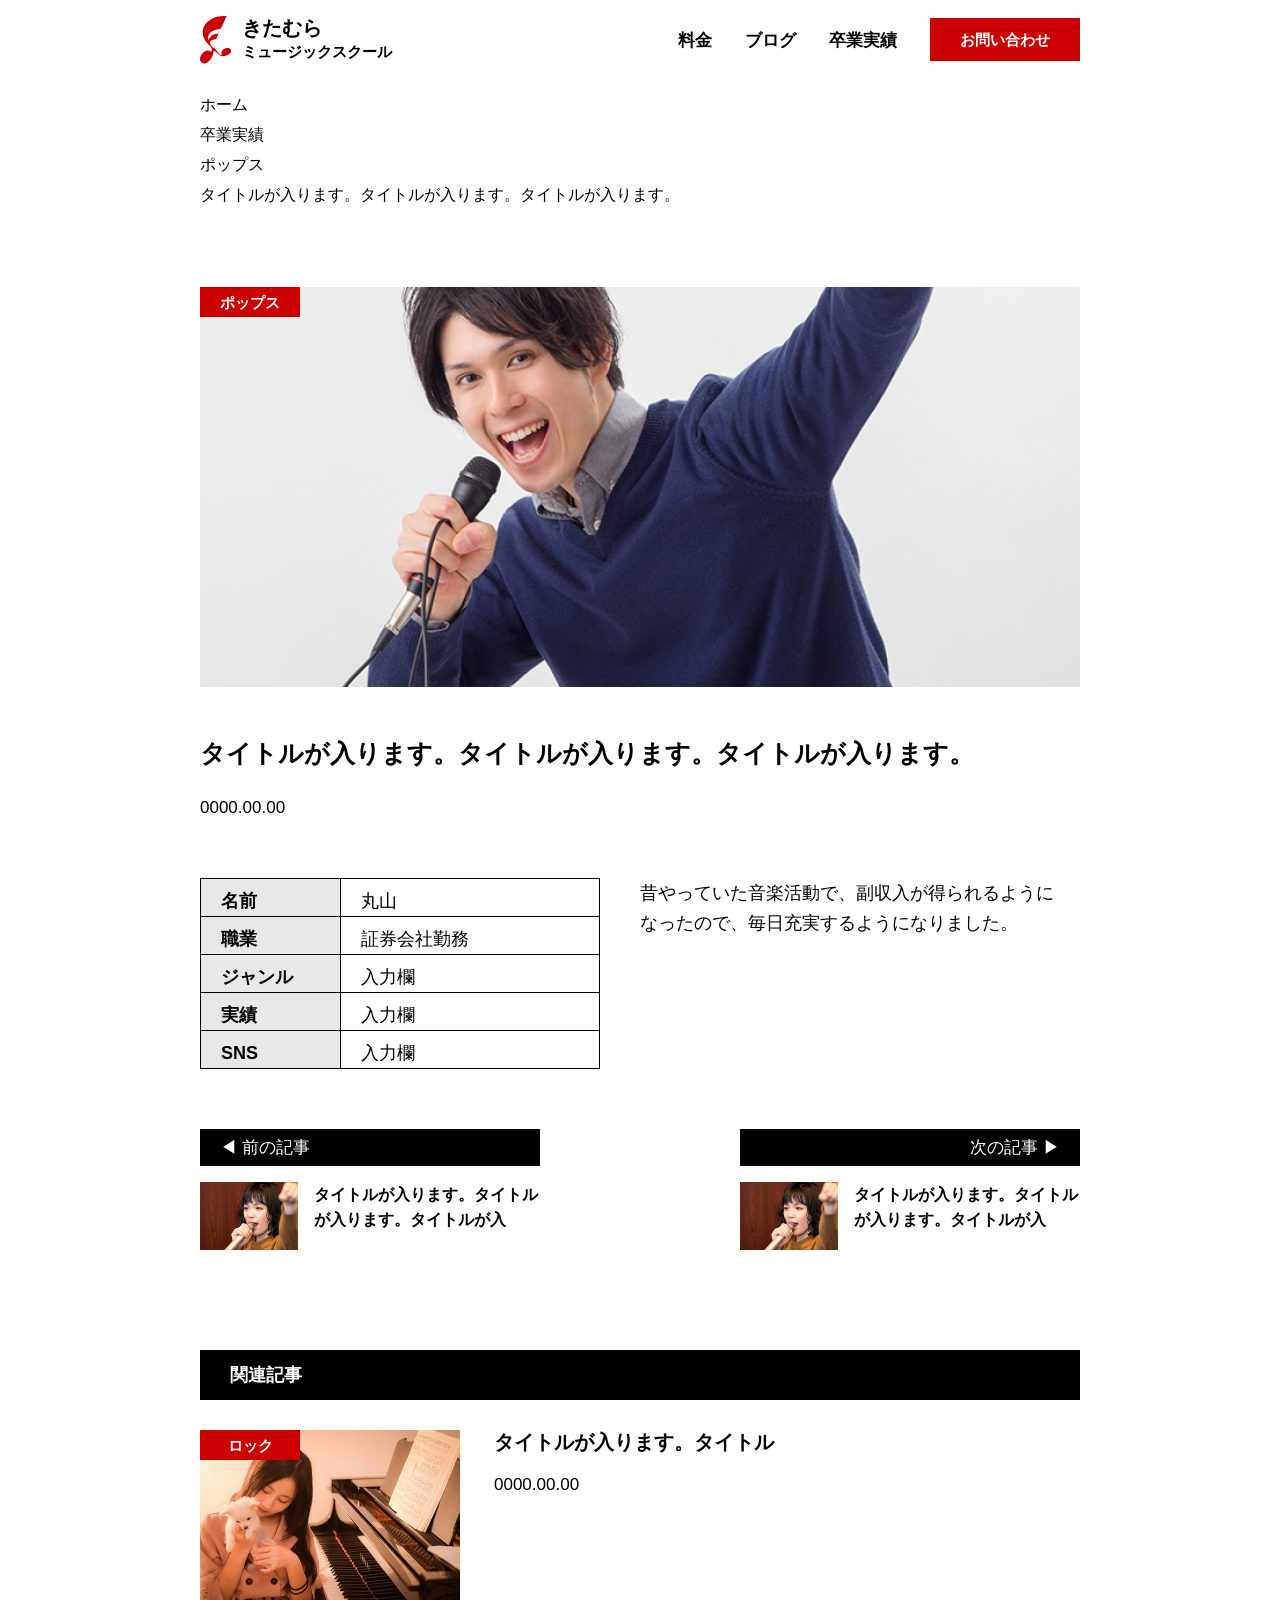
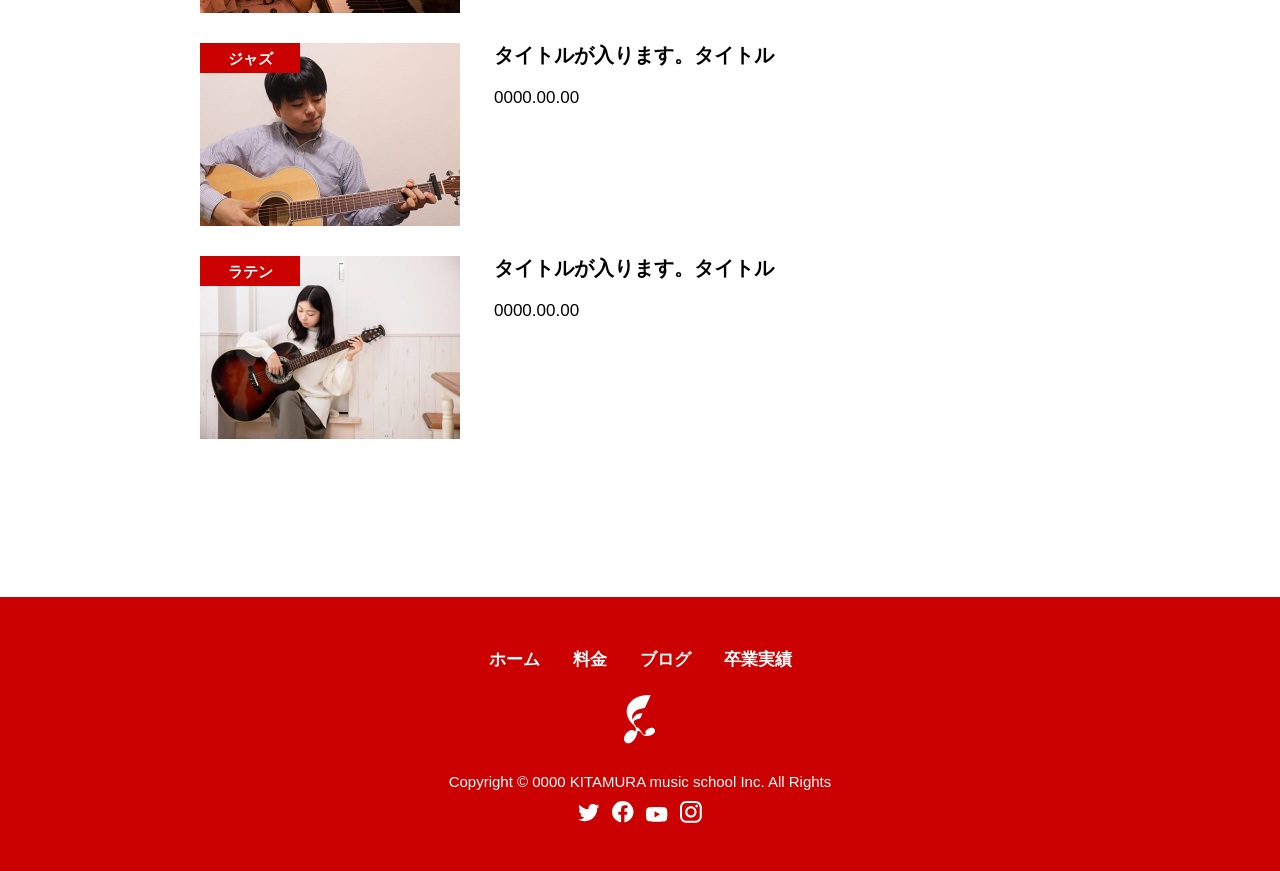
<file: result__details.html>
<!DOCTYPE html>
<html lang="ja">
<head>
    <meta charset="UTF-8">
    <meta name="viewport" content="width=device-width, initial-scale=1.0">
    <title>タイトルが入ります。｜卒業実績｜きたむらミュージックスクール</title>
    <meta name="description" content="きたむらミュージックスクール卒業生の実績をご紹介します。音楽を通して夢を叶えた卒業生の声や活動内容をご覧いただけます。">
    <meta name="keywords" content="きたむらミュージックスクール,卒業実績,卒業生,音楽教室,ギター教室,ボーカル教室,茨城県笠間市">
    <meta name="robots" content="noindex">
    <link rel="stylesheet" href="https://cdn.jsdelivr.net/npm/swiper@11/swiper-bundle.min.css">
    <link rel="stylesheet" href="./css/style.css">
    <link rel="icon" href="./images/favicon.png" type="image/png">
    <script src="https://cdn.jsdelivr.net/npm/swiper@11/swiper-bundle.min.js" defer></script>
    <!-- jQuery -->
    <script src="https://code.jquery.com/jquery-3.7.1.min.js"></script>
    <!-- 自分のJS -->
    <script src="./js/script.js" defer></script>
</head>
<body>
    <div class="l-container">
        
        <!-- ※共通【header】 -->
        <header id="top" class="l-header">
            <div class="l-header__inner">
                <p class="l-header__logo">
                    <a href="./index.html">
                        <span class="c-logo__image">
                            <img src="./images/common/rogo.svg" alt="きたむらミュージックスクール">
                        </span>
                        <span class="c-logo__text">
                            <span class="c-logo__main">きたむら</span>
                            <span class="c-logo__sub">ミュージックスクール</span>
                        </span>
                    </a>
                </p>
                
                <nav class="l-header__nav u-pc-only">
                    <ul class="l-header__nav-list">
                        <li><a href="./plan.html">料金</a></li>
                        <li><a href="./blog_list.html">ブログ</a></li>
                        <li><a href="./result_list.html">卒業実績</a></li>
                        <li class="is-contact">
                            <a href="./contact_form.html">お問い合わせ</a>
                        </li>
                    </ul>
                </nav>
                
                <!-- SPハンバーガーメニュー用 -->
                <div class="l-header__hamburger u-sp-only">
                    <button type="button" class="c-hamburger">
                        <span class="c-hamburger__line"></span>
                    </button>
                    <!-- SPナビ -->
                    <nav class="l-header__sp-nav">
                        <ul class="l-header__sp-nav-lists">
                            <li><a href="./plan.html">料金</a></li>
                            <li><a href="./blog_list.html">ブログ</a></li>
                            <li><a href="./result_list.html">卒業実績</a></li>
                        </ul>
                    </nav>
                </div>
            </div>
        </header>

        <!-- 【main】 -->
        <main class="l-main">

            <!-- 【breadcrumb】 -->
            <nav class="c-breadcrumb" aria-label="パンくずリスト">
                <div class="l-inner l-main--no-fv p-result-details__breadcrumb">
                    <ol class="c-breadcrumb__list">
                        <li class="c-breadcrumb__item">
                            <a href="./index.html">ホーム</a>
                        </li>
                        <li class="c-breadcrumb__item">
                            <a href="./result_list.html">卒業実績</a>
                        </li>
                        <li class="c-breadcrumb__item">
                            <a href="./404.html">ポップス</a>
                        </li>
                        <li class="c-breadcrumb__item c-breadcrumb__item--result-details">
                            <span>タイトルが入ります。タイトルが入ります。タイトルが入ります。</span>
                        </li>
                    </ol>
                </div>
            </nav>

            <!-- result details -->
             <section class="p-blog-details p-result-details">

                <div class="l-inner">
 
                    <div class="p-result-details__contents">

                        <!-- 記事部分 -->
                        <article class="p-result-details__article">

                            <!-- アイキャッチ -->
                            <div class="p-blog__item p-blog-list__item">
                                <div class="p-blog-item__image p-blog-details__image-main">
                                        <picture>
                                            <source media="(min-width: 768px)" srcset="./images/result/result_details_top_pc.jpg">
                                            <img src="./images/result/result_details_top_sp.jpg" alt="卒業生・丸山さん">
                                        </picture>
                                        <span class="p-blog-item__label p-blog-item__label--wide">ポップス</span>
                                    </div>
                                    <div class="p-blog-details__body-main">
                                        <h1 class="p-blog-item__title p-blog-details__title-main">タイトルが入ります。タイトルが入ります。タイトルが入ります。</h1>
                                        <time class="p-blog-item__date p-blog-details__date p-result-details__date" datetime="0000.00.00">0000.00.00</time>
                                    
                                </div>
                            </div>
                            
                            <!-- 卒業生プロフィール -->
                            <section class="p-result-details__profile">
                                <!-- table -->
                                <table class="p-result-details__table">
                                    <tr>
                                        <th>名前</th>
                                        <td>丸山</td>
                                    </tr>
                                    <tr>
                                        <th>職業</th>
                                        <td>証券会社勤務</td>
                                    </tr>
                                    <tr>
                                        <th>ジャンル</th>
                                        <td>入力欄</td>
                                    </tr>
                                    <tr>
                                        <th>実績</th>
                                        <td>入力欄</td>
                                    </tr>
                                    <tr>
                                        <th>SNS</th>
                                        <td>入力欄</td>
                                    </tr>
                                </table>

                                <!-- comment -->
                                <p class="p-result-details__comment">
                                    昔やっていた音楽活動で、副収入が得られるようになったので、毎日充実するようになりました。
                                </p>
                            </section>

                            <!-- 前の記事・次の記事 -->
                            <nav class="p-blog-details__pager p-result-details__pager" aria-label="前後の記事">
                                
                                <!-- 前の記事 -->
                                <div class="p-blog-details__pager-item p-result-details__pager-item">
                                    <a href="./404.html" class="p-blog-details__pager-link">
                                        <div class="p-blog-details__pager-heading">
                                            <span>◀︎ 前の記事</span>
                                        </div>

                                        <div class="p-blog-details__pager-content">
                                            <div class="p-blog-details__pager-image">
                                                <img src="./images/blog_details/pager-image_pc.jpg" alt="前の記事イメージ">
                                            </div>

                                            <div class="p-blog-details__pager-body">
                                                <p class="p-blog-details__pager-title">
                                                    タイトルが入ります。タイトルが入ります。タイトルが入
                                                </p>
                                            </div>

                                        </div>
                                    </a>
                                </div>

                                <!-- 次の記事 -->
                                <div class="p-blog-details__pager-item p-result-details__pager-item">
                                    <a href="./404.html" class="p-blog-details__pager-link">
                                        <div class="p-blog-details__pager-heading p-blog-details__pager-heading--next">
                                            <span>次の記事 ▶</span>
                                        </div>

                                        <div class="p-blog-details__pager-content">
                                            <div class="p-blog-details__pager-image">
                                                <img src="./images/blog_details/pager-image_pc.jpg" alt="次の記事イメージ">
                                            </div>

                                            <div class="p-blog-details__pager-body">
                                                <p class="p-blog-details__pager-title">
                                                    タイトルが入ります。タイトルが入ります。タイトルが入
                                                </p>
                                            </div>

                                        </div>
                                    </a>
                                </div>

                            </nav>

                            <!-- 関連記事 -->
                            <section class="p-blog-details__related p-result-details__related">
                                <h2 class="p-blog-details__related-title p-blog-details__related-title--left">
                                    関連記事
                                </h2>

                                <!-- 関連記事一覧1 -->
                                <div class="p-blog-details__related-item p-result-details__related-item">
                                    <a href="./404.html" class="p-blog-details__related-link">
                                        <div class="p-blog-item__image
                                                    p-blog-details__related-image
                                                    p-result-details__related-image">
                                            <picture>
                                                <source media="(min-width: 768px)" srcset="./images/result/result-related01_pc.jpg" alt="ロック">
                                                <img src="./images/result/result-related01_sp.jpg" alt="ロック">
                                            </picture>
                                            <span class="p-blog-item__label p-blog-details__related-label p-result-details__related-label">ロック</span>
                                        </div>
                                        <div class="p-blog-details__related-body">
                                            <h3 class="p-blog-details__related-heading p-result-details__related-heading">
                                                タイトルが入ります。タイトル
                                            </h3>
                                            <time class="p-blog-details__related-date p-result-details__related-date" datetime="0000.00.00">0000.00.00</time>
                                        </div>
                                    </a>
                                </div>

                                <!-- 関連記事一覧2 -->
                                <div class="p-blog-details__related-item p-result-details__related-item">
                                    <a href="./404.html" class="p-blog-details__related-link">
                                        <div class="p-blog-item__image
                                                    p-blog-details__related-image
                                                    p-result-details__related-image">
                                            <picture>
                                                <source media="(min-width: 768px)" srcset="./images/result/result-related02_pc.jpg" alt="">
                                                <img src="./images/result/result-related02_sp.jpg" alt="ジャズ">
                                            </picture>
                                            <span class="p-blog-item__label p-blog-details__related-label p-result-details__related-label">ジャズ</span>
                                        </div>
                                        <div class="p-blog-details__related-body">
                                            <h3 class="p-blog-details__related-heading p-result-details__related-heading">
                                                タイトルが入ります。タイトル
                                            </h3>
                                            <time class="p-blog-details__related-date p-result-details__related-date" datetime="0000.00.00">0000.00.00</time>
                                        </div>
                                    </a>
                                </div>
                                
                                <!-- 関連記事一覧3 -->
                                <div class="p-blog-details__related-item p-result-details__related-item">
                                    <a href="./404.html" class="p-blog-details__related-link">
                                        <div class="p-blog-item__image
                                                    p-blog-details__related-image
                                                    p-result-details__related-image">
                                            <picture>
                                                <source media="(min-width: 768px)" srcset="./images/result/result-related03_pc.jpg" alt="ラテン">
                                                <img src="./images/result/result-related03_sp.jpg" alt="ラテン">
                                            </picture>
                                            <span class="p-blog-item__label p-blog-details__related-label p-result-details__related-label">ラテン</span>
                                        </div>
                                        <div class="p-blog-details__related-body">
                                            <h3 class="p-blog-details__related-heading p-result-details__related-heading">
                                                タイトルが入ります。タイトル
                                            </h3>
                                            <time class="p-blog-details__related-date p-result-details__related-date" datetime="0000.00.00">0000.00.00</time>
                                        </div>
                                    </a>
                                </div>
                            </section>

                        </article>

                    </div>

                </div>
            </section>
            
        </main>

        <!-- ※共通footer -->
        <footer class="l-footer">
            <div class="l-footer__main">
                <div class="l-footer__inner">

                    <div class="l-footer__nav">
                        <nav>
                            <ul>
                                <li><a href="./index.html">ホーム</a></li>
                                <li><a href="./plan.html">料金</a></li>
                                <li><a href="./blog_list.html">ブログ</a></li>
                                <li><a href="./result_list.html">卒業実績</a></li>
                            </ul>
                        </nav>
                    </div>

                    <div class="l-footer__logo">
                        <a href="./index.html">
                            <img
                                src="./images/common/logo-white.svg"
                                alt="きたむらミュージックスクール"
                                class="l-footer__logo-image">
                        </a>
                    </div>

                    <div class="l-footer__copyright">
                        <p>Copyright © 0000 KITAMURA music school Inc.<br class="sp-br"> All Rights</p>
                    </div>

                    <div class="l-footer__sns">
                        <ul>
                            <li>
                                <a href="#">
                                    <div class="l-footer__sns-icon">
                                        <img src="./images/common/icon-twitter.svg" alt="twitterアイコン">
                                    </div>
                                </a>
                            </li>
                            <li>
                                <a href="#">
                                    <div class="l-footer__sns-icon">
                                        <img src="./images/common/icon-facebook.svg" alt="facebookアイコン">
                                    </div>
                                </a>
                            </li>
                            <li>
                                <a href="#">
                                    <div class="l-footer__sns-icon">
                                        <img src="./images/common/icon-youtube.svg" alt="youtubeアイコン">
                                    </div>
                                </a>
                            </li>
                            <li>
                                <a href="#">
                                    <div class="l-footer__sns-icon">
                                        <img src="./images/common/icon-instagram.svg" alt="instagramアイコン">
                                    </div>
                                </a>
                            </li>
                        </ul>
                    </div> 
                </div>
            </div>
        </footer>

        <!-- ※共通buttons -->
        <div class="p-fixed-buttons">
            <!-- TOPへ戻るボタン -->            
            <a href="#" class="c-button--top">
                <div class="c-button__icon">
                    <div class="c-button__icon--img">
                        <img src="./images/icon-to-top.svg" alt="ページ上部へ戻る">
                    </div>
                </div>  
            </a>
            
            <!-- 【お問い合わせ】 -->
            <a href="./contact_form.html" class="c-button--contact">
                <div class="c-button--contact__icon c-button--contact__icon-main">
                    <p>お問い合わせ</p>
                </div>        
            </a>
        </div>
            
    </div>
</body>
</html>
</file>
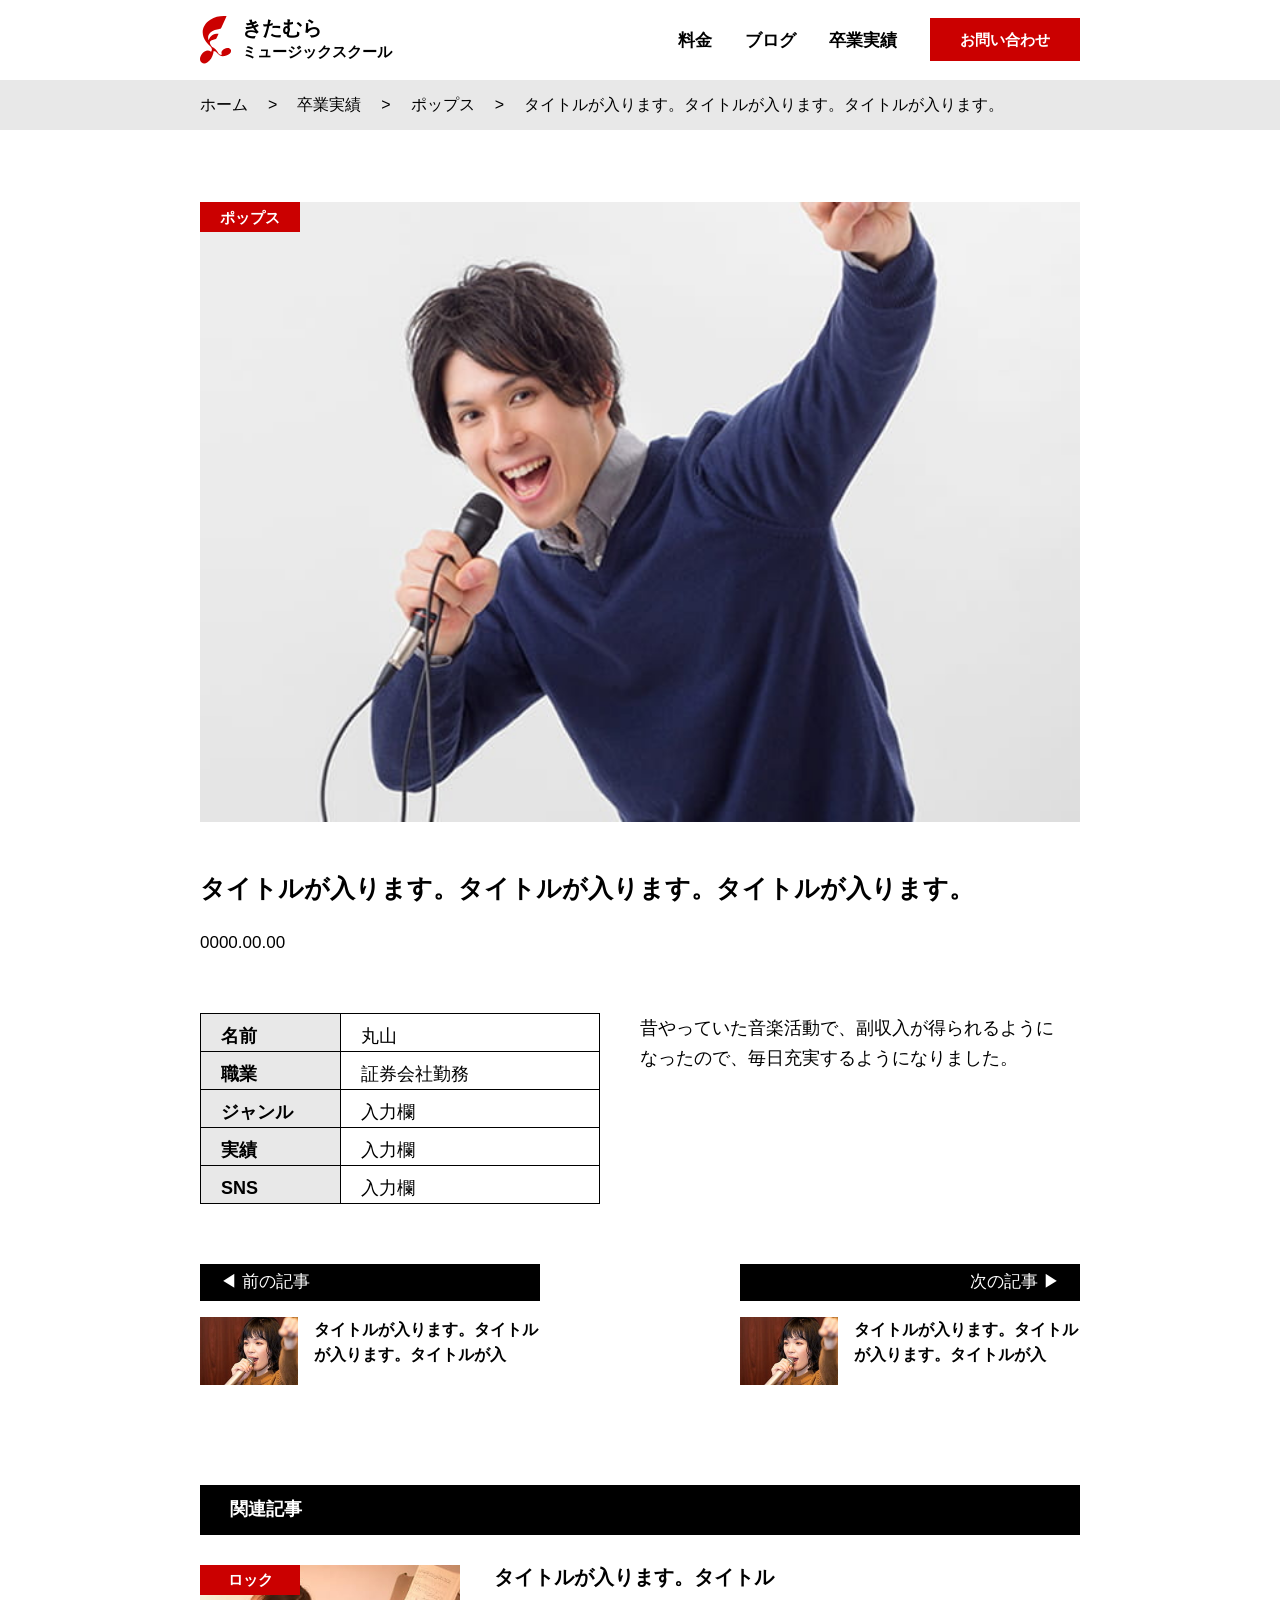
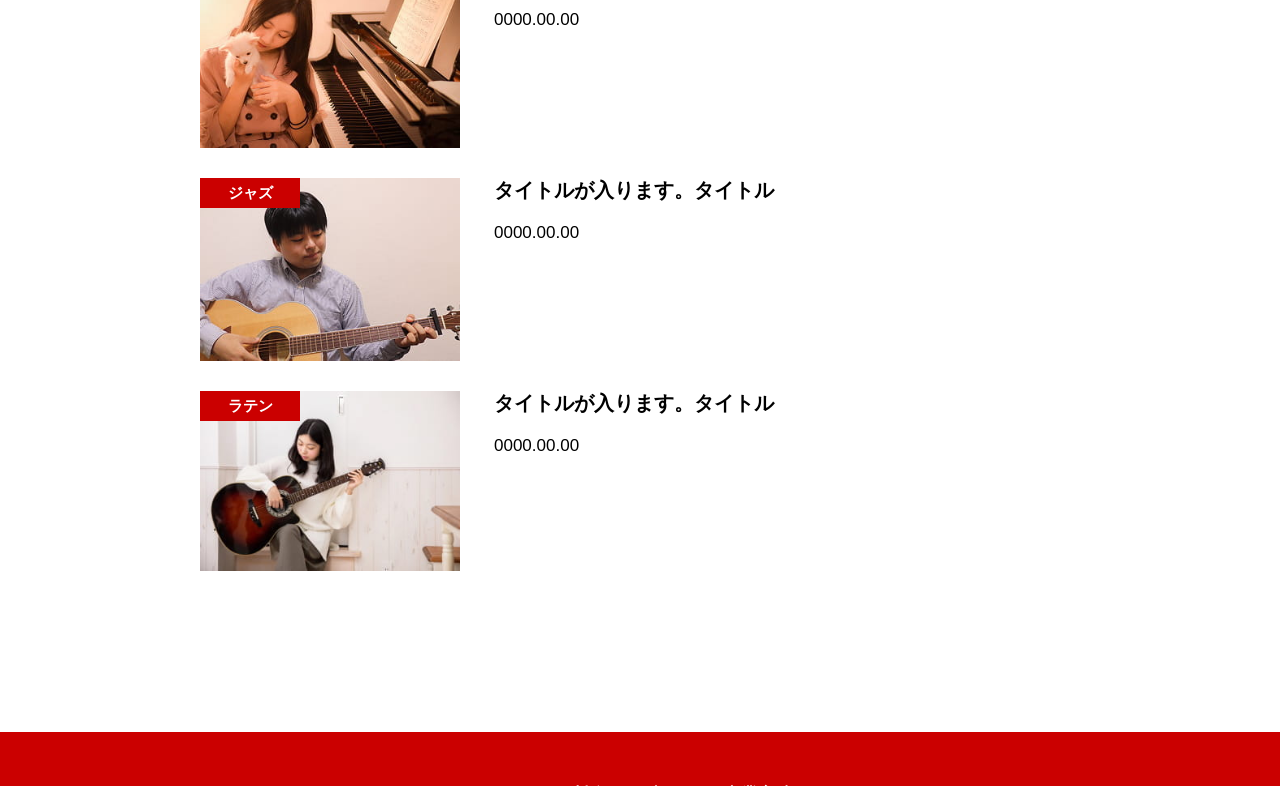
<file: result_details.html>
<!DOCTYPE html>
<html lang="ja">
<head>
    <meta charset="UTF-8">
    <meta name="viewport" content="width=device-width, initial-scale=1.0">
    <title>タイトルが入ります。｜卒業実績｜きたむらミュージックスクール</title>
    <meta name="description" content="きたむらミュージックスクール卒業生の実績をご紹介します。音楽を通して夢を叶えた卒業生の声や活動内容をご覧いただけます。">
    <meta name="keywords" content="きたむらミュージックスクール,卒業実績,卒業生,音楽教室,ギター教室,ボーカル教室,茨城県笠間市">
    <meta name="robots" content="noindex">
    <link rel="stylesheet" href="https://cdn.jsdelivr.net/npm/swiper@11/swiper-bundle.min.css">
    <link rel="stylesheet" href="./css/style.css">
    <link rel="icon" href="./images/favicon.png" type="image/png">
    <script src="https://cdn.jsdelivr.net/npm/swiper@11/swiper-bundle.min.js" defer></script>
    <!-- jQuery -->
    <script src="https://code.jquery.com/jquery-3.7.1.min.js"></script>
    <!-- 自分のJS -->
    <script src="./js/script.js" defer></script>
</head>
<body>
    <div class="l-container">
        
        <!-- ※共通【header】 -->
        <header id="top" class="l-header">
            <div class="l-header__inner">
                <div class="l-header__logo">
                    <a href="./index.html">
                        <span class="c-logo__image">
                            <img src="./images/common/rogo.svg" alt="きたむらミュージックスクール">
                        </span>
                        <span class="c-logo__text">
                            <span class="c-logo__main">きたむら</span>
                            <span class="c-logo__sub">ミュージックスクール</span>
                        </span>
                    </a>
                </div>
                
                <nav class="l-header__nav u-pc-only">
                    <ul class="l-header__nav-list">
                        <li><a href="./plan.html">料金</a></li>
                        <li><a href="./blog_list.html">ブログ</a></li>
                        <li><a href="./result_list.html">卒業実績</a></li>
                        <li class="is-contact">
                            <a href="./contact_form.html">お問い合わせ</a>
                        </li>
                    </ul>
                </nav>
                
                <!-- SPハンバーガーメニュー用 -->
                <div class="l-header__hamburger u-sp-only">
                    <button type="button" class="c-hamburger">
                        <span class="c-hamburger__line"></span>
                    </button>
                    <!-- SPナビ -->
                    <nav class="l-header__sp-nav">
                        <ul class="l-header__sp-nav-lists">
                            <li><a href="./plan.html">料金</a></li>
                            <li><a href="./blog_list.html">ブログ</a></li>
                            <li><a href="./result_list.html">卒業実績</a></li>
                        </ul>
                    </nav>
                </div>
            </div>
        </header>

        <!-- 【main】 -->
        <main class="l-main c-breadcrumb--no-fv">

            <!-- パンくずリスト -->
            <div class="c-breadcrumbs">
                <div class="inner">
                    <a href="./index.html" class="c-breadcrumbs__text">ホーム</a>
                    <span class="c-breadcrumbs__sign">&#62;</span>
                    <a href="./result_list.html" class="c-breadcrumbs__text">卒業実績</a>
                    <span class="c-breadcrumbs__sign">&#62;</span>
                    <a href="./result_list.html" class="c-breadcrumbs__text">ポップス</a>
                    <span class="c-breadcrumbs__sign">&#62;</span>
                    <p class="c-breadcrumbs__text">タイトルが入ります。タイトルが入ります。タイトルが入ります。</p>
                </div>
            </div>

            <!-- result details -->
             <div class="p-blog-details p-result-details">

                <div class="l-inner">
 
                    <div class="p-result-details__contents">

                        <!-- 記事部分 -->
                        <article class="p-result-details__article">

                            <!-- アイキャッチ -->
                            <div class="p-blog__item p-blog-list__item">
                                <div class="p-blog-item__image p-blog-details__image-main">
                                        <picture>
                                            <source media="(min-width: 768px)" srcset="./images/result/result_details_top_pc.jpg">
                                            <img src="./images/result/result_details_top_sp.jpg" alt="卒業生・丸山さん">
                                        </picture>
                                        <span class="p-blog-item__label p-blog-item__label--wide">ポップス</span>
                                    </div>
                                    <div class="p-blog-details__body-main">
                                        <h1 class="p-blog-item__title p-blog-details__title-main">タイトルが入ります。タイトルが入ります。タイトルが入ります。</h1>
                                        <time class="p-blog-item__date p-blog-details__date p-result-details__date" datetime="0000.00.00">0000.00.00</time>
                                    
                                </div>
                            </div>
                            
                            <!-- 卒業生プロフィール -->
                            <div class="p-result-details__profile">
                                <!-- table -->
                                <table class="p-result-details__table">
                                    <tbody>
                                        <tr>
                                        <th>名前</th>
                                        <td>丸山</td>
                                        </tr>
                                        <tr>
                                        <th>職業</th>
                                        <td>証券会社勤務</td>
                                        </tr>
                                        <tr>
                                        <th>ジャンル</th>
                                        <td>入力欄</td>
                                        </tr>
                                        <tr>
                                        <th>実績</th>
                                        <td>入力欄</td>
                                        </tr>
                                        <tr>
                                        <th>SNS</th>
                                        <td>入力欄</td>
                                        </tr>
                                    </tbody>
                                </table>

                                <!-- comment -->
                                <p class="p-result-details__comment">
                                    昔やっていた音楽活動で、副収入が得られるようになったので、毎日充実するようになりました。
                                </p>
                            </div>

                            <!-- 前の記事・次の記事 -->
                            <nav class="p-blog-details__pager p-result-details__pager" aria-label="前後の記事">
                                
                                <!-- 前の記事 -->
                                <div class="p-blog-details__pager-item p-result-details__pager-item">
                                    <a href="./result_details.html" class="p-blog-details__pager-link">
                                        <div class="p-blog-details__pager-heading">
                                            <span>◀︎ 前の記事</span>
                                        </div>

                                        <div class="p-blog-details__pager-content">
                                            <div class="p-blog-details__pager-image">
                                                <img src="./images/blog_details/pager-image_pc.jpg" alt="前の記事イメージ">
                                            </div>

                                            <div class="p-blog-details__pager-body">
                                                <p class="p-blog-details__pager-title">
                                                    タイトルが入ります。タイトルが入ります。タイトルが入
                                                </p>
                                            </div>

                                        </div>
                                    </a>
                                </div>

                                <!-- 次の記事 -->
                                <div class="p-blog-details__pager-item p-result-details__pager-item">
                                    <a href="./result_details.html" class="p-blog-details__pager-link">
                                        <div class="p-blog-details__pager-heading p-blog-details__pager-heading--next">
                                            <span>次の記事 ▶</span>
                                        </div>

                                        <div class="p-blog-details__pager-content">
                                            <div class="p-blog-details__pager-image">
                                                <img src="./images/blog_details/pager-image_pc.jpg" alt="次の記事イメージ">
                                            </div>

                                            <div class="p-blog-details__pager-body">
                                                <p class="p-blog-details__pager-title">
                                                    タイトルが入ります。タイトルが入ります。タイトルが入
                                                </p>
                                            </div>

                                        </div>
                                    </a>
                                </div>

                            </nav>

                            <!-- 関連記事 -->
                            <section class="p-blog-details__related p-result-details__related">
                                <h2 class="p-blog-details__related-title p-blog-details__related-title--left">
                                    関連記事
                                </h2>

                                <div class="p-blog-details__related-list">
                                    <!-- 関連記事一覧1 -->
                                    <div class="p-blog-details__related-item p-result-details__related-item">
                                        <a href="./blog_details.html" class="p-blog-details__related-link">
                                            <div class="p-blog-item__image
                                                        p-blog-details__related-image
                                                        p-result-details__related-image">
                                                <picture>
                                                    <source media="(min-width: 768px)" srcset="./images/result/result-related01_pc.jpg">
                                                    <img src="./images/result/result-related01_sp.jpg" alt="ロック">
                                                </picture>
                                                <span class="p-blog-item__label p-blog-details__related-label p-result-details__related-label">ロック</span>
                                            </div>
                                            <div class="p-blog-details__related-body">
                                                <h3 class="p-blog-details__related-heading p-result-details__related-heading">
                                                    タイトルが入ります。タイトル
                                                </h3>
                                                <time class="p-blog-details__related-date p-result-details__related-date" datetime="0000.00.00">0000.00.00</time>
                                            </div>
                                        </a>
                                    </div>

                                    <!-- 関連記事一覧2 -->
                                    <div class="p-blog-details__related-item p-result-details__related-item">
                                        <a href="./blog_details.html" class="p-blog-details__related-link">
                                            <div class="p-blog-item__image
                                                        p-blog-details__related-image
                                                        p-result-details__related-image">
                                                <picture>
                                                    <source media="(min-width: 768px)" srcset="./images/result/result-related02_pc.jpg">
                                                    <img src="./images/result/result-related02_sp.jpg" alt="ジャズ">
                                                </picture>
                                                <span class="p-blog-item__label p-blog-details__related-label p-result-details__related-label">ジャズ</span>
                                            </div>
                                            <div class="p-blog-details__related-body">
                                                <h3 class="p-blog-details__related-heading p-result-details__related-heading">
                                                    タイトルが入ります。タイトル
                                                </h3>
                                                <time class="p-blog-details__related-date p-result-details__related-date" datetime="0000.00.00">0000.00.00</time>
                                            </div>
                                        </a>
                                    </div>
                                    
                                    <!-- 関連記事一覧3 -->
                                    <div class="p-blog-details__related-item p-result-details__related-item">
                                        <a href="./blog_details.html" class="p-blog-details__related-link">
                                            <div class="p-blog-item__image
                                                        p-blog-details__related-image
                                                        p-result-details__related-image">
                                                <picture>
                                                    <source media="(min-width: 768px)" srcset="./images/result/result-related03_pc.jpg">
                                                    <img src="./images/result/result-related03_sp.jpg" alt="ラテン">
                                                </picture>
                                                <span class="p-blog-item__label p-blog-details__related-label p-result-details__related-label">ラテン</span>
                                            </div>
                                            <div class="p-blog-details__related-body">
                                                <h3 class="p-blog-details__related-heading p-result-details__related-heading">
                                                    タイトルが入ります。タイトル
                                                </h3>
                                                <time class="p-blog-details__related-date p-result-details__related-date" datetime="0000.00.00">0000.00.00</time>
                                            </div>
                                        </a>
                                    </div>
                                </div>
                                
                            </section>

                        </article>

                    </div>

                </div>
            </div>
            
        </main>

        <!-- ※共通footer -->
        <footer class="l-footer">
            <div class="l-footer__main">
                <div class="l-footer__inner">

                    <div class="l-footer__nav">
                        <nav>
                            <ul>
                                <li><a href="./index.html">ホーム</a></li>
                                <li><a href="./plan.html">料金</a></li>
                                <li><a href="./blog_list.html">ブログ</a></li>
                                <li><a href="./result_list.html">卒業実績</a></li>
                            </ul>
                        </nav>
                    </div>

                    <div class="l-footer__logo">
                        <a href="./index.html">
                            <img
                                src="./images/common/logo-white.svg"
                                alt="きたむらミュージックスクール"
                                class="l-footer__logo-image">
                        </a>
                    </div>

                    <div class="l-footer__copyright">
                        <p>Copyright © 0000 KITAMURA music school Inc.<br class="sp-br"> All Rights</p>
                    </div>

                    <div class="l-footer__sns">
                        <ul>
                            <li>
                                <a href="#">
                                    <div class="l-footer__sns-icon">
                                        <img src="./images/common/icon-twitter.svg" alt="twitterアイコン">
                                    </div>
                                </a>
                            </li>
                            <li>
                                <a href="#">
                                    <div class="l-footer__sns-icon">
                                        <img src="./images/common/icon-facebook.svg" alt="facebookアイコン">
                                    </div>
                                </a>
                            </li>
                            <li>
                                <a href="#">
                                    <div class="l-footer__sns-icon">
                                        <img src="./images/common/icon-youtube.svg" alt="youtubeアイコン">
                                    </div>
                                </a>
                            </li>
                            <li>
                                <a href="#">
                                    <div class="l-footer__sns-icon">
                                        <img src="./images/common/icon-instagram.svg" alt="instagramアイコン">
                                    </div>
                                </a>
                            </li>
                        </ul>
                    </div> 
                </div>
            </div>
        </footer>

        <!-- ※共通buttons -->
        <div class="p-fixed-buttons">
            <!-- TOPへ戻るボタン -->            
            <a href="#" class="c-button--top">
                <div class="c-button__icon">
                    <div class="c-button__icon--img">
                        <img src="./images/icon-to-top.svg" alt="ページ上部へ戻る">
                    </div>
                </div>  
            </a>
            
            <!-- 【お問い合わせ】 -->
            <a href="./contact_form.html" class="c-button--contact">
                <div class="c-button--contact__icon c-button--contact__icon-main">
                    <p>お問い合わせ</p>
                </div>        
            </a>
        </div>
            
    </div>
</body>
</html>
</file>
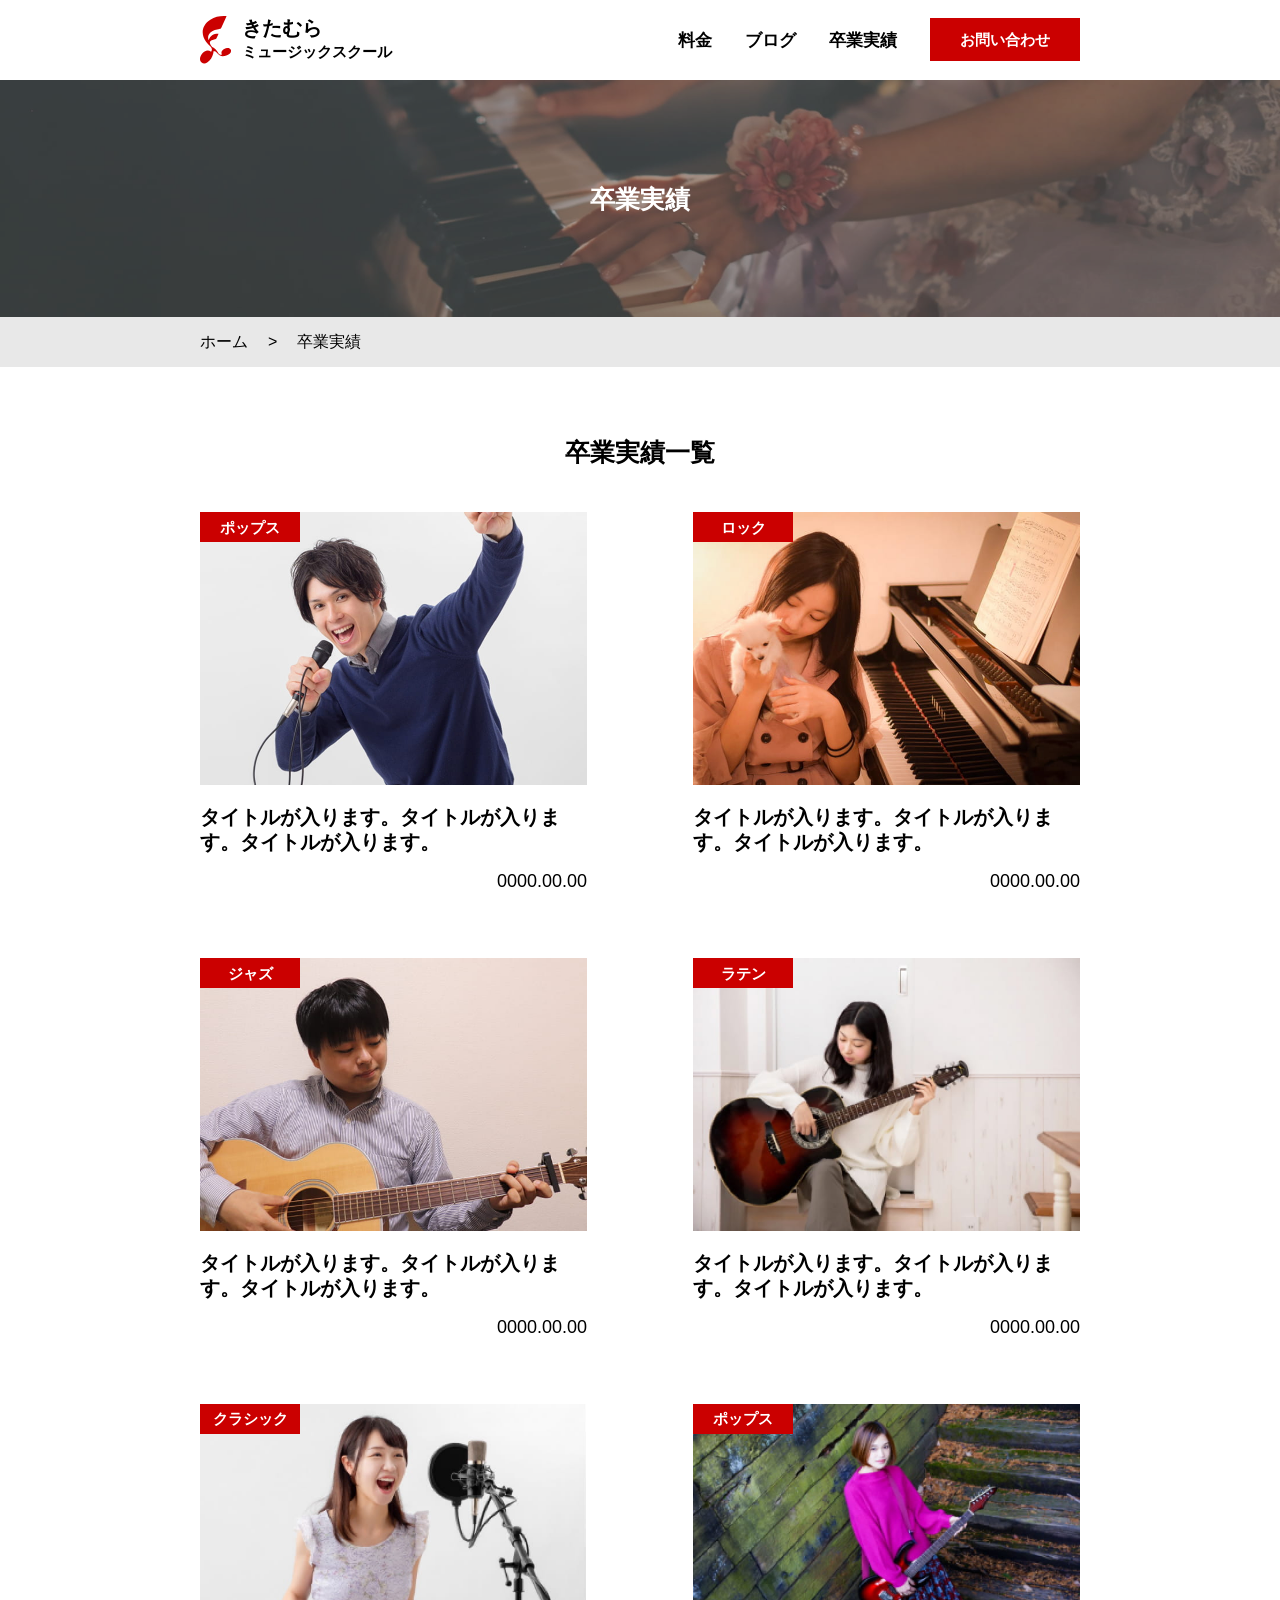
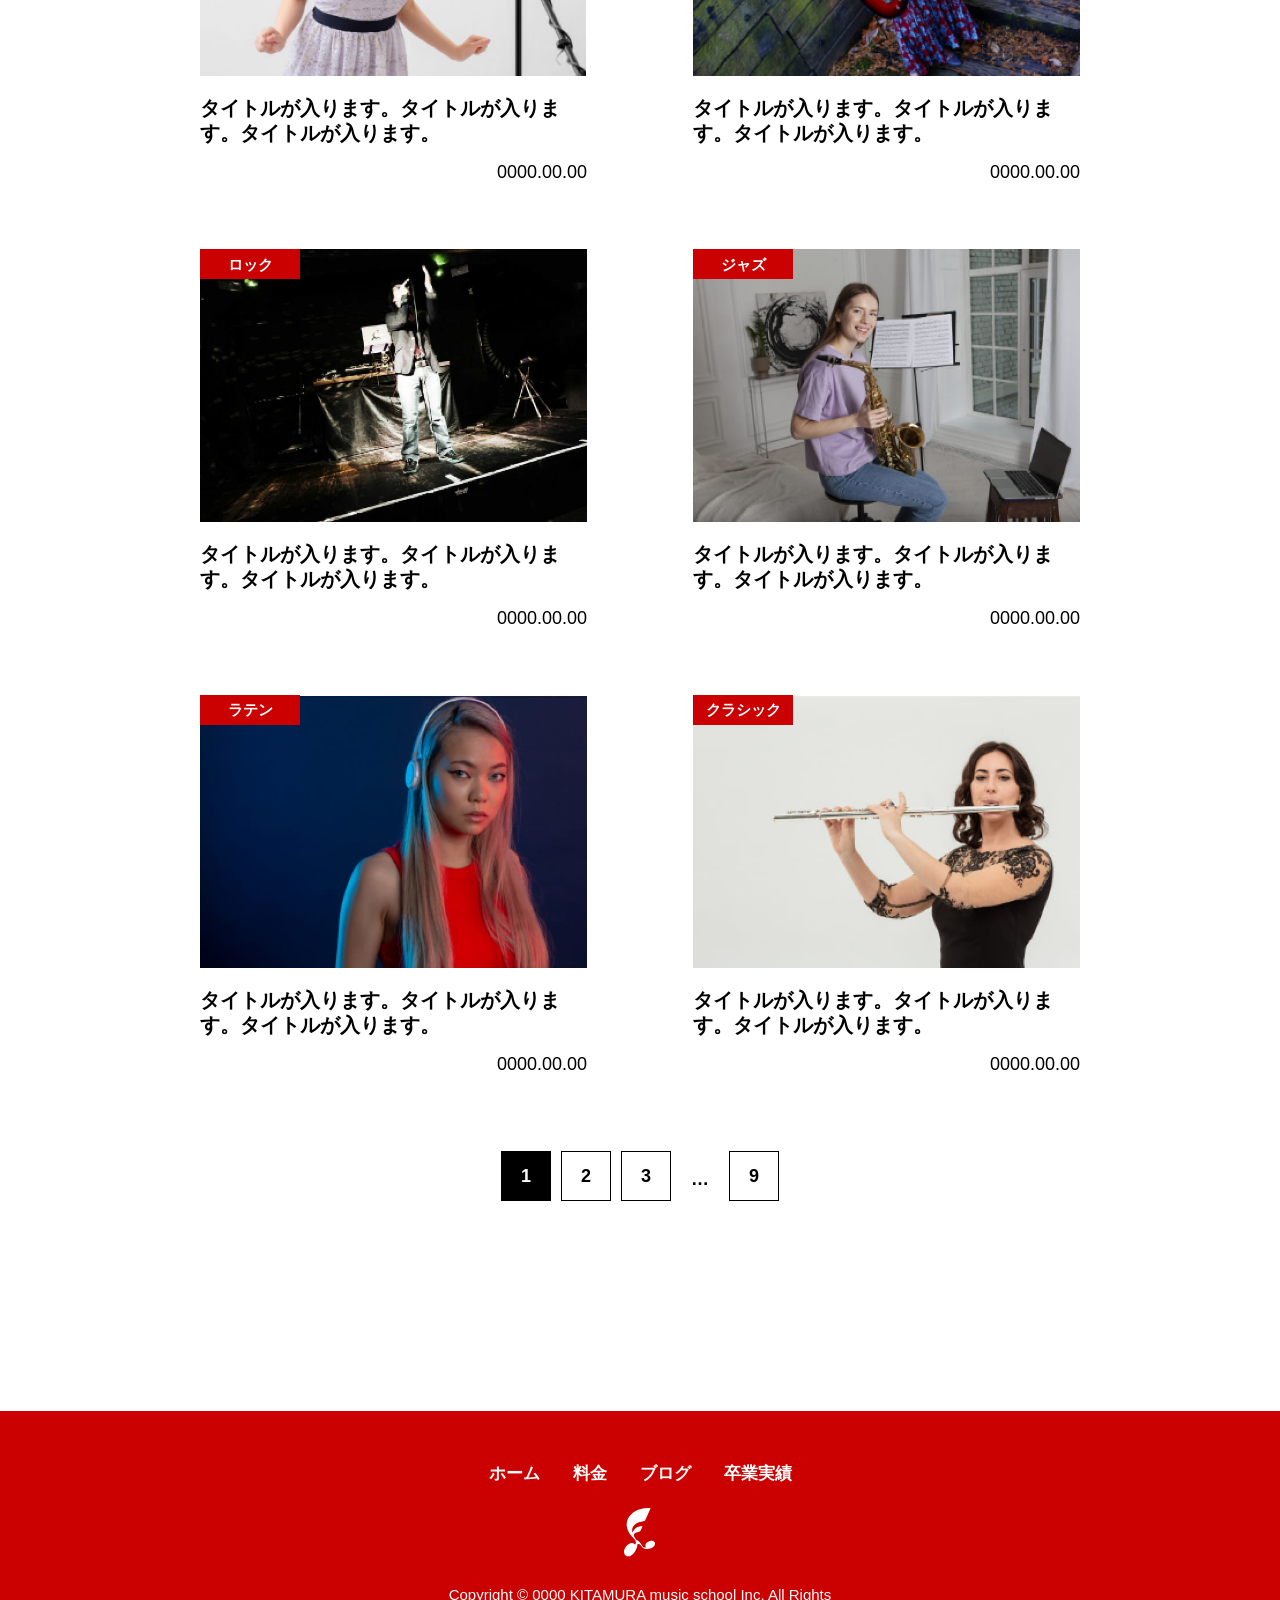
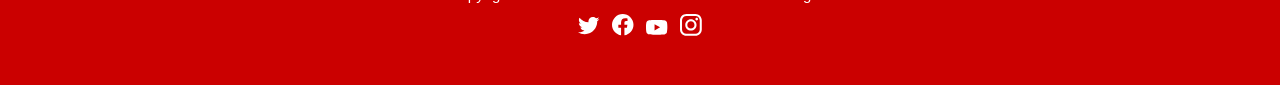
<file: result_list.html>
<!DOCTYPE html>
<html lang="ja">
<head>
    <meta charset="UTF-8">
    <meta name="viewport" content="width=device-width, initial-scale=1.0">
    <title>卒業実績一覧｜きたむらミュージックスクール</title>
    <meta name="description" content="きたむらミュージックスクールの卒業実績一覧ページです。卒業生の活躍やこれまでの実績をご紹介しています。">
    <meta name="keywords" content="きたむらミュージックスクール, 卒業実績, 卒業生, 音楽教室, ボーカル教室, ギター教室, ピアノ教室, 茨城県笠間市">
    <meta name="robots" content="noindex">
    <link rel="stylesheet" href="https://cdn.jsdelivr.net/npm/swiper@11/swiper-bundle.min.css">
    <link rel="stylesheet" href="./css/style.css">
    <link rel="icon" href="./images/favicon.png" type="image/png">
    <script src="https://cdn.jsdelivr.net/npm/swiper@11/swiper-bundle.min.js" defer></script>
    <!-- jQuery -->
    <script src="https://code.jquery.com/jquery-3.7.1.min.js"></script>
    <!-- 自分のJS -->
    <script src="./js/script.js" defer></script>
</head>
<body>
    <div class="l-container">
        
        <!-- ※共通【header】 -->
        <header id="top" class="l-header">
            <div class="l-header__inner">
                <div class="l-header__logo">
                    <a href="./index.html">
                        <span class="c-logo__image">
                            <img src="./images/common/rogo.svg" alt="きたむらミュージックスクール">
                        </span>
                        <span class="c-logo__text">
                            <span class="c-logo__main">きたむら</span>
                            <span class="c-logo__sub">ミュージックスクール</span>
                        </span>
                    </a>
                </div>
                
                <nav class="l-header__nav u-pc-only">
                    <ul class="l-header__nav-list">
                        <li><a href="./plan.html">料金</a></li>
                        <li><a href="./blog_list.html">ブログ</a></li>
                        <li><a href="./result_list.html">卒業実績</a></li>
                        <li class="is-contact">
                            <a href="./contact_form.html">お問い合わせ</a>
                        </li>
                    </ul>
                </nav>
                
                <!-- SPハンバーガーメニュー用 -->
                <div class="l-header__hamburger u-sp-only">
                    <button type="button" class="c-hamburger">
                        <span class="c-hamburger__line"></span>
                    </button>
                    <!-- SPナビ -->
                    <nav class="l-header__sp-nav">
                        <ul class="l-header__sp-nav-lists">
                            <li><a href="./plan.html">料金</a></li>
                            <li><a href="./blog_list.html">ブログ</a></li>
                            <li><a href="./result_list.html">卒業実績</a></li>
                        </ul>
                    </nav>
                </div>
            </div>
        </header>

        <!-- 【main】 -->
        <main class="l-main">

            <!-- 【fv】blog/contact/plan/404共通 -->
            <section class="p-child-fv">
                <picture>
                    <source srcset="images/result/result_pc.jpg" media="(min-width: 768px)">
                    <img src="images/result/result_sp.jpg" alt="きたむらミュージックスクールの卒業実績一覧">
                </picture>
                <div class="p-child-fv__contents">
                    <div class="p-child-fv__catch">
                        <h1 class="p-child-fv__title">
                            卒業実績
                        </h1>
                    </div>
                </div>
            </section>

            <!-- パンくずリスト -->
            <div class="c-breadcrumbs">
                <div class="inner">
                    <a href="./index.html" class="c-breadcrumbs__text">ホーム</a>
                    <span class="c-breadcrumbs__sign">&#62;</span>
                    <p class="c-breadcrumbs__text">卒業実績</p>
                </div>
            </div>


            <!-- 【卒業実績】 -->
            <section class="p-blog p-result-list">
                <div class="l-inner">
                    <div>
                        <h2 class="c-section-title">卒業実績一覧</h2>
                    </div>
                    <div class="p-blog__contents p-result-list__contents">

                        <!-- 卒業実績一覧ページ専用レイアウト -->
                        <div class="p-blog__item p-result-list__items">

                            <!-- 01ポップス -->
                            <div class="p-blog__item p-blog-list__item">
                                <a href="./result_details.html" class="p-blog-item__link p-result-list-item__link">
                                    <div class="p-blog-item__image p-result-list-item__image">
                                        <picture>
                                            <source media="(min-width: 768px)" srcset="./images/result/result01_pc.jpg">
                                            <img src="./images/result/result01_sp.jpg" alt="【ポップス】">
                                        </picture>
                                        <span class="p-blog-item__label p-blog-item__label--wide">ポップス</span>
                                    </div>
                                    <div class="p-blog-item__body p-result-list-item__body">
                                        <h3 class="p-blog-item__title p-result-list-item__title">タイトルが入ります。タイトルが入ります。タイトルが入ります。</h3>
                                        <time class="p-blog-item__date p-result-list-item__date" datetime="0000.00.00">0000.00.00</time>
                                    </div>
                                </a>
                            </div>

                            <!-- 02ロック -->
                            <div class="p-blog__item p-blog-list__item">
                                <a href="./result_details.html" class="p-blog-item__link p-result-list-item__link">
                                    <div class="p-blog-item__image p-result-list-item__image">
                                        <picture>
                                            <source media="(min-width: 768px)" srcset="./images/result/result02_pc.jpg">
                                            <img src="./images/result/result02_sp.jpg" alt="【ロック】">
                                        </picture>
                                        <span class="p-blog-item__label p-blog-item__label--wide">ロック</span>
                                    </div>
                                    <div class="p-blog-item__body p-result-list-item__body">
                                        <h3 class="p-blog-item__title p-result-list-item__title">タイトルが入ります。タイトルが入ります。タイトルが入ります。</h3>
                                        <time class="p-blog-item__date p-result-list-item__date" datetime="0000.00.00">0000.00.00</time>
                                    </div>
                                </a>
                            </div>


                            <!-- 03ジャズ -->
                            <div class="p-blog__item p-blog-list__item">
                                <a href="./result_details.html" class="p-blog-item__link p-result-list-item__link">
                                    <div class="p-blog-item__image p-result-list-item__image">
                                        <picture>
                                            <source media="(min-width: 768px)" srcset="./images/result/result03_pc.jpg">
                                            <img src="./images/result/result03_sp.jpg" alt="【ジャズ】">
                                        </picture>
                                        <span class="p-blog-item__label p-blog-item__label--wide">ジャズ</span>
                                    </div>
                                    <div class="p-blog-item__body p-result-list-item__body">
                                        <h3 class="p-blog-item__title p-result-list-item__title">タイトルが入ります。タイトルが入ります。タイトルが入ります。</h3>
                                        <time class="p-blog-item__date p-result-list-item__date" datetime="0000.00.00">0000.00.00</time>
                                    </div>
                                </a>
                            </div>


                            <!-- 04ラテン -->
                            <div class="p-blog__item p-blog-list__item">
                                <a href="./result_details.html" class="p-blog-item__link p-result-list-item__link">
                                    <div class="p-blog-item__image p-result-list-item__image">
                                        <picture>
                                            <source media="(min-width: 768px)" srcset="./images/result/result04_pc.jpg">
                                            <img src="./images/result/result04_sp.jpg" alt="【ラテン】">
                                        </picture>
                                        <span class="p-blog-item__label p-blog-item__label--wide">ラテン</span>
                                    </div>
                                    <div class="p-blog-item__body p-result-list-item__body">
                                        <h3 class="p-blog-item__title p-result-list-item__title">タイトルが入ります。タイトルが入ります。タイトルが入ります。</h3>
                                        <time class="p-blog-item__date p-result-list-item__date" datetime="0000.00.00">0000.00.00</time>
                                    </div>
                                </a>
                            </div>

                            <!-- 05クラシック -->
                            <div class="p-blog__item p-blog-list__item">
                                <a href="./result_details.html" class="p-blog-item__link p-result-list-item__link">
                                    <div class="p-blog-item__image p-result-list-item__image">
                                        <picture>
                                            <source media="(min-width: 768px)" srcset="./images/result/result05_pc.jpg">
                                            <img src="./images/result/result05_sp.jpg" alt="【クラシック】">
                                        </picture>
                                        <span class="p-blog-item__label p-blog-item__label--wide">クラシック</span>
                                    </div>
                                    <div class="p-blog-item__body p-result-list-item__body">
                                        <h3 class="p-blog-item__title p-result-list-item__title">タイトルが入ります。タイトルが入ります。タイトルが入ります。</h3>
                                        <time class="p-blog-item__date p-result-list-item__date" datetime="0000.00.00">0000.00.00</time>
                                    </div>
                                </a>
                            </div>

                            <!-- 06ポップス -->
                            <div class="p-blog__item p-blog-list__item">
                                <a href="./result_details.html" class="p-blog-item__link p-result-list-item__link">
                                    <div class="p-blog-item__image p-result-list-item__image">
                                        <picture>
                                            <source media="(min-width: 768px)" srcset="./images/result/result06_pc.jpg">
                                            <img src="./images/result/result06_sp.jpg" alt="【ポップス】">
                                        </picture>
                                        <span class="p-blog-item__label p-blog-item__label--wide">ポップス</span>
                                    </div>
                                    <div class="p-blog-item__body p-result-list-item__body">
                                        <h3 class="p-blog-item__title p-result-list-item__title">タイトルが入ります。タイトルが入ります。タイトルが入ります。</h3>
                                        <time class="p-blog-item__date p-result-list-item__date" datetime="0000.00.00">0000.00.00</time>
                                    </div>
                                </a>
                            </div>

                            <!-- 07ロック -->
                            <div class="p-blog__item p-blog-list__item">
                                <a href="./result_details.html" class="p-blog-item__link p-result-list-item__link">
                                    <div class="p-blog-item__image p-result-list-item__image">
                                        <picture>
                                            <source media="(min-width: 768px)" srcset="./images/result/result07_pc.jpg">
                                            <img src="./images/result/result07_sp.jpg" alt="【ロック】">
                                        </picture>
                                        <span class="p-blog-item__label p-blog-item__label--wide">ロック</span>
                                    </div>
                                    <div class="p-blog-item__body p-result-list-item__body">
                                        <h3 class="p-blog-item__title p-result-list-item__title">タイトルが入ります。タイトルが入ります。タイトルが入ります。</h3>
                                        <time class="p-blog-item__date p-result-list-item__date" datetime="0000.00.00">0000.00.00</time>
                                    </div>
                                </a>
                            </div>

                            <!-- 08ジャズ -->
                            <div class="p-blog__item p-blog-list__item">
                                <a href="./result_details.html" class="p-blog-item__link p-result-list-item__link">
                                    <div class="p-blog-item__image p-result-list-item__image">
                                        <picture>
                                            <source media="(min-width: 768px)" srcset="./images/result/result08_pc.jpg">
                                            <img src="./images/result/result08_sp.jpg" alt="【ジャズ】">
                                        </picture>
                                        <span class="p-blog-item__label p-blog-item__label--wide">ジャズ</span>
                                    </div>
                                    <div class="p-blog-item__body p-result-list-item__body">
                                        <h3 class="p-blog-item__title p-result-list-item__title">タイトルが入ります。タイトルが入ります。タイトルが入ります。</h3>
                                        <time class="p-blog-item__date p-result-list-item__date" datetime="0000.00.00">0000.00.00</time>
                                    </div>
                                </a>
                            </div>

                            <!-- 09ラテン -->
                            <div class="p-blog__item p-blog-list__item">
                                <a href="./result_details.html" class="p-blog-item__link p-result-list-item__link">
                                    <div class="p-blog-item__image p-result-list-item__image">
                                        <picture>
                                            <source media="(min-width: 768px)" srcset="./images/result/result09_pc.jpg">
                                            <img src="./images/result/result09_sp.jpg" alt="【ラテン】">
                                        </picture>
                                        <span class="p-blog-item__label p-blog-item__label--wide">ラテン</span>
                                    </div>
                                    <div class="p-blog-item__body p-result-list-item__body">
                                        <h3 class="p-blog-item__title p-result-list-item__title">タイトルが入ります。タイトルが入ります。タイトルが入ります。</h3>
                                        <time class="p-blog-item__date p-result-list-item__date" datetime="0000.00.00">0000.00.00</time>
                                    </div>
                                </a>
                            </div>

                            <!-- 10クラシック -->
                            <div class="p-blog__item p-blog-list__item">
                                <a href="./result_details.html" class="p-blog-item__link p-result-list-item__link">
                                    <div class="p-blog-item__image p-result-list-item__image">
                                        <picture>
                                            <source media="(min-width: 768px)" srcset="./images/result/result10_pc.jpg">
                                            <img src="./images/result/result10_sp.jpg" alt="【クラシック】">
                                        </picture>
                                        <span class="p-blog-item__label p-blog-item__label--wide">クラシック</span>
                                    </div>
                                    <div class="p-blog-item__body p-result-list-item__body">
                                        <h3 class="p-blog-item__title p-result-list-item__title">タイトルが入ります。タイトルが入ります。タイトルが入ります。</h3>
                                        <time class="p-blog-item__date p-result-list-item__date" datetime="0000.00.00">0000.00.00</time>
                                    </div>
                                </a>
                            </div>

                        </div>

                        <!-- ページネーション -->
                        <nav class="p-pagination p-result-list__pagination" aria-label="ページネーション">
                            <ul class="p-pagination__list p-result-list__pagination-list">
                                <li class="p-pagination__item is-current">
                                    <span>1</span>
                                </li>

                                <li class="p-pagination__item">
                                    <a href="./result_list.html">2</a>
                                </li>

                                <li class="p-pagination__item">
                                    <a href="./result_list.html">3</a>
                                </li>

                                <li class="p-pagination__dots p-result-list__pagination-dots">
                                    …
                                </li>

                                <li class="p-pagination__item">
                                    <a href="./result_list.html">9</a>
                                </li>
                            </ul>
                        </nav>
                    </div>
                </div>
            </section>
            
        </main>

        <!-- ※共通footer -->
        <footer class="l-footer">
            <div class="l-footer__main">
                <div class="l-footer__inner">

                    <div class="l-footer__nav">
                        <nav>
                            <ul>
                                <li><a href="./index.html">ホーム</a></li>
                                <li><a href="./plan.html">料金</a></li>
                                <li><a href="./blog_list.html">ブログ</a></li>
                                <li><a href="./result_list.html">卒業実績</a></li>
                            </ul>
                        </nav>
                    </div>

                    <div class="l-footer__logo">
                        <a href="./index.html">
                            <img
                                src="./images/common/logo-white.svg"
                                alt="きたむらミュージックスクール"
                                class="l-footer__logo-image">
                        </a>
                    </div>

                    <div class="l-footer__copyright">
                        <p>Copyright © 0000 KITAMURA music school Inc.<br class="sp-br"> All Rights</p>
                    </div>

                    <div class="l-footer__sns">
                        <ul>
                            <li>
                                <a href="#">
                                    <div class="l-footer__sns-icon">
                                        <img src="./images/common/icon-twitter.svg" alt="twitterアイコン">
                                    </div>
                                </a>
                            </li>
                            <li>
                                <a href="#">
                                    <div class="l-footer__sns-icon">
                                        <img src="./images/common/icon-facebook.svg" alt="facebookアイコン">
                                    </div>
                                </a>
                            </li>
                            <li>
                                <a href="#">
                                    <div class="l-footer__sns-icon">
                                        <img src="./images/common/icon-youtube.svg" alt="youtubeアイコン">
                                    </div>
                                </a>
                            </li>
                            <li>
                                <a href="#">
                                    <div class="l-footer__sns-icon">
                                        <img src="./images/common/icon-instagram.svg" alt="instagramアイコン">
                                    </div>
                                </a>
                            </li>
                        </ul>
                    </div> 
                </div>
            </div>
        </footer>

        <!-- ※共通buttons -->
        <div class="p-fixed-buttons">
            <!-- TOPへ戻るボタン -->            
            <a href="#" class="c-button--top">
                <div class="c-button__icon">
                    <div class="c-button__icon--img">
                        <img src="./images/icon-to-top.svg" alt="ページ上部へ戻る">
                    </div>
                </div>  
            </a>
            
            <!-- 【お問い合わせ】 -->
            <a href="./contact_form.html" class="c-button--contact">
                <div class="c-button--contact__icon c-button--contact__icon-main">
                    <p>お問い合わせ</p>
                </div>        
            </a>
        </div>
            
    </div>
</body>
</html>
</file>
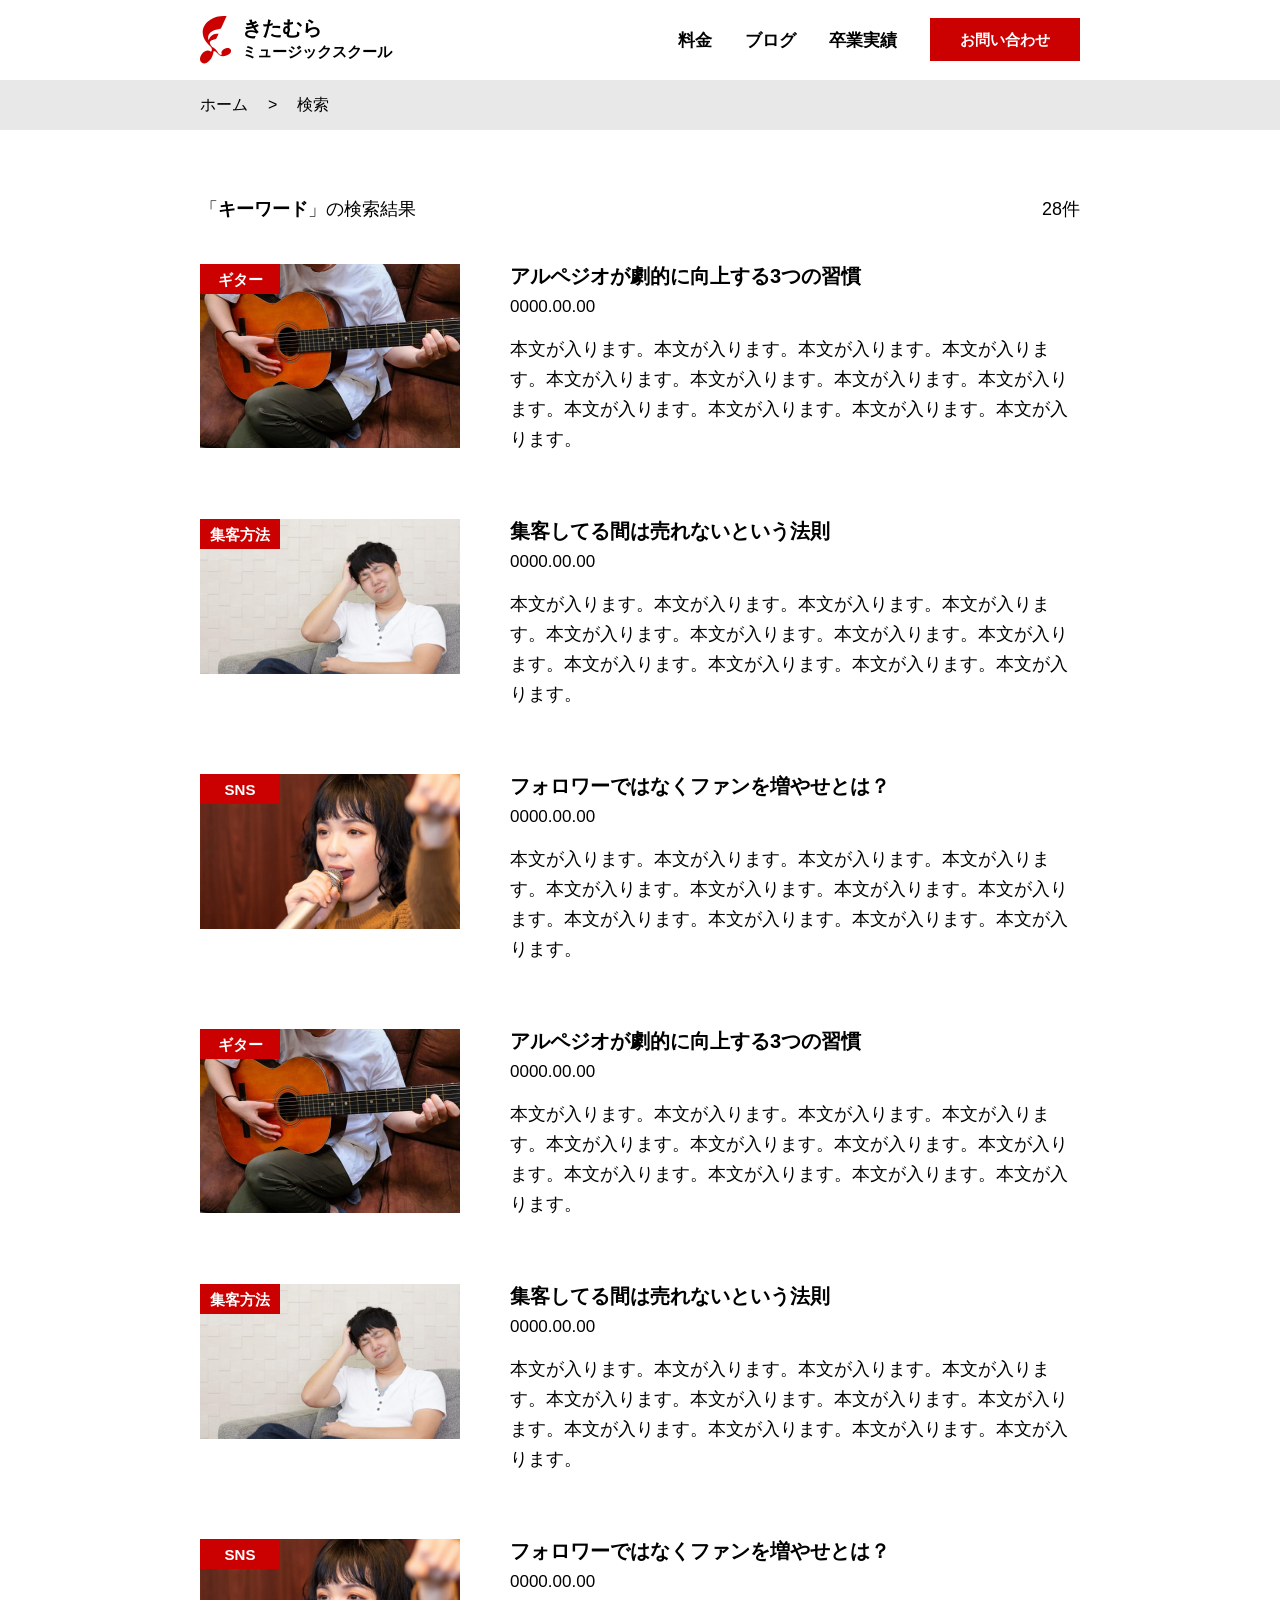
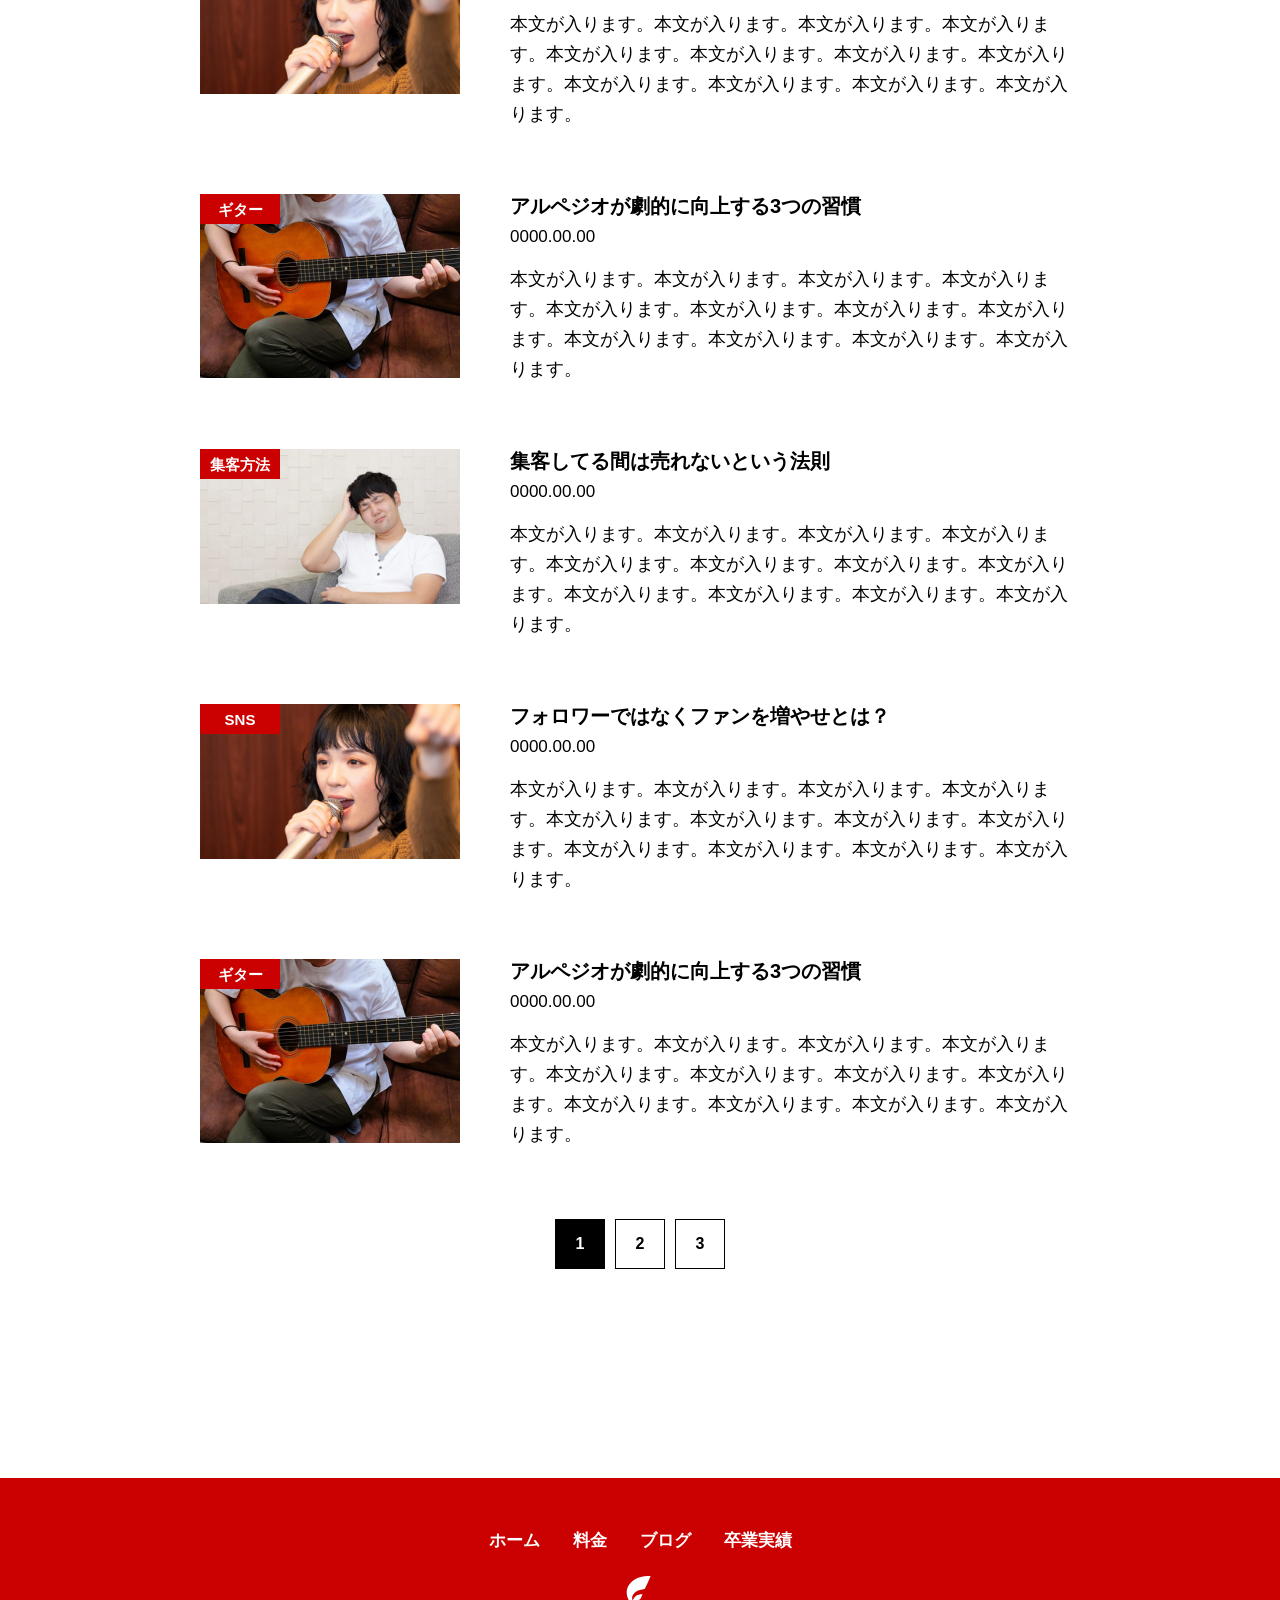
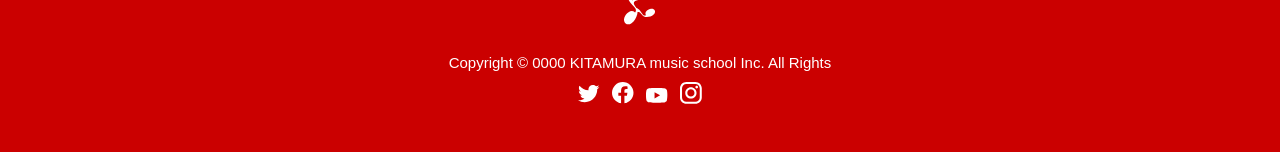
<file: search.html>
<!DOCTYPE html>
<html lang="ja">
<head>
    <meta charset="UTF-8">
    <meta name="viewport" content="width=device-width, initial-scale=1.0">
    <title>検索結果｜きたむらミュージックスクール</title>
    <meta name="description" content="きたむらミュージックスクールのサイト内検索結果ページです。ブログやお知らせなど、検索キーワードに関連する情報をご覧いただけます。">
    <meta name="keywords" content="きたむらミュージックスクール, 検索結果, ブログ, お知らせ, 音楽教室, 茨城県笠間市">
    <meta name="robots" content="noindex">
    <link rel="stylesheet" href="https://cdn.jsdelivr.net/npm/swiper@11/swiper-bundle.min.css">
    <link rel="stylesheet" href="./css/style.css">
    <link rel="icon" href="./images/favicon.png" type="image/png">
    <script src="https://cdn.jsdelivr.net/npm/swiper@11/swiper-bundle.min.js" defer></script>
    <!-- jQuery -->
    <script src="https://code.jquery.com/jquery-3.7.1.min.js"></script>
    <!-- 自分のJS -->
    <script src="./js/script.js" defer></script>
</head>
<body>
    <div class="l-container">
        
        <!-- ※共通【header】 -->
        <header id="top" class="l-header">
            <div class="l-header__inner">
                <h1 class="l-header__logo">
                    <a href="./index.html">
                        <span class="c-logo__image">
                            <img src="./images/common/rogo.svg" alt="きたむらミュージックスクール">
                        </span>
                        <span class="c-logo__text">
                            <span class="c-logo__main">きたむら</span>
                            <span class="c-logo__sub">ミュージックスクール</span>
                        </span>
                    </a>
                </h1>
                
                <nav class="l-header__nav u-pc-only">
                    <ul class="l-header__nav-list">
                        <li><a href="./plan.html">料金</a></li>
                        <li><a href="./blog_list.html">ブログ</a></li>
                        <li><a href="./result_list.html">卒業実績</a></li>
                        <li class="is-contact">
                            <a href="./contact_form.html">お問い合わせ</a>
                        </li>
                    </ul>
                </nav>
                
                <!-- SPハンバーガーメニュー用 -->
                <div class="l-header__hamburger u-sp-only">
                    <button type="button" class="c-hamburger">
                        <span class="c-hamburger__line"></span>
                    </button>
                    <!-- SPナビ -->
                    <nav class="l-header__sp-nav">
                        <ul class="l-header__sp-nav-lists">
                            <li><a href="./plan.html">料金</a></li>
                            <li><a href="./blog_list.html">ブログ</a></li>
                            <li><a href="./result_list.html">卒業実績</a></li>
                        </ul>
                    </nav>
                </div>
            </div>
        </header>

        <!-- 【main】 -->
        <main class="l-main c-breadcrumb--no-fv">

            <!-- パンくずリスト -->
            <div class="c-breadcrumbs">
                <div class="inner">
                    <a href="./index.html" class="c-breadcrumbs__text">ホーム</a>
                    <span class="c-breadcrumbs__sign">&#62;</span>
                    <p class="c-breadcrumbs__text">検索</p>
                </div>
            </div>

            <!-- 【「キーワード」の検索結果】 -->
             <section class="p-search-result">
                <div class="l-inner">

                    <div class="p-search-result__head">
                        <h2 class="p-search-result__title">
                            「<span>キーワード</span>」の検索結果
                        </h2>
                        <p class="p-search-result__count">
                            28件
                        </p>
                    </div>

                    <div class="p-blog__contents">

                        <!-- 検索一覧ページ専用レイアウト -->
                        <div class="p-blog-list__items">

                            <!-- blog01（ギター） -->
                            <div class="p-blog__item p-blog-list__item">
                                <a href="./blog_details.html" class="p-blog-item__link p-blog-list__link">
                                    <div class="p-blog-item__image">
                                        <picture>
                                            <source media="(min-width: 768px)" srcset="./images/blog/blog01_pc.jpg">
                                            <img src="./images/top/blog03_sp.jpg" alt="【ギター】アルペジオが劇的に向上する3つの習慣">
                                        </picture>
                                        <span class="p-blog-item__label">ギター</span>
                                    </div>
                                    <div class="p-blog-item__body">
                                        <h3 class="p-blog-item__title">アルペジオが劇的に向上する3つの習慣</h3>
                                        <time class="p-blog-item__date" datetime="0000.00.00">0000.00.00</time>
                                        <p class="p-blog-card__text p-blog-list__text p-search-result__text">
                                            本文が入ります。本文が入ります。本文が入ります。本文が入ります。本文が入ります。本文が入ります。本文が入ります。本文が入ります。本文が入ります。本文が入ります。本文が入ります。本文が入ります。
                                        </p>
                                    </div>
                                </a>
                            </div>

                            <!-- blog02（男性） -->
                            <div class="p-blog__item p-blog-list__item">
                                <a href="./blog_details.html" class="p-blog-item__link p-blog-list__link">
                                    <div class="p-blog-item__image">
                                        <picture>
                                            <source media="(min-width: 768px)" srcset="./images/blog/blog02_pc.jpg">
                                            <img src="./images/top/blog02_sp.jpg" alt="【集客方法】集客してる間は売れないという法則">
                                        </picture>
                                        <span class="p-blog-item__label">集客方法</span>
                                    </div>
                                    <div class="p-blog-item__body">
                                        <h3 class="p-blog-item__title">集客してる間は売れないという法則</h3>
                                        <time class="p-blog-item__date" datetime="0000.00.00">0000.00.00</time>
                                        <p class="p-blog-card__text p-blog-list__text p-search-result__text">
                                            本文が入ります。本文が入ります。本文が入ります。本文が入ります。本文が入ります。本文が入ります。本文が入ります。本文が入ります。本文が入ります。本文が入ります。本文が入ります。本文が入ります。
                                        </p>
                                    </div>
                                </a>
                            </div>

                            <!-- blog03（女性） -->
                            <div class="p-blog__item p-blog-list__item">
                                <a href="./blog_details.html" class="p-blog-item__link p-blog-list__link">
                                    <div class="p-blog-item__image">
                                        <picture>
                                            <source media="(min-width: 768px)" srcset="./images/blog/blog03_pc.jpg">
                                            <img src="./images/top/blog01_sp.jpg" alt="【SNS】フォロワーではなくファンを増やせとは？">
                                        </picture>
                                        <span class="p-blog-item__label">SNS</span>
                                    </div>
                                    <div class="p-blog-item__body">
                                        <h3 class="p-blog-item__title">フォロワーではなくファンを増やせとは？</h3>
                                        <time class="p-blog-item__date" datetime="0000.00.00">0000.00.00</time>
                                        <p class="p-blog-card__text p-blog-list__text p-search-result__text">
                                            本文が入ります。本文が入ります。本文が入ります。本文が入ります。本文が入ります。本文が入ります。本文が入ります。本文が入ります。本文が入ります。本文が入ります。本文が入ります。本文が入ります。
                                        </p>
                                    </div>
                                </a>
                            </div>

                            <!-- blog01（ギター） -->
                            <div class="p-blog__item p-blog-list__item">
                                <a href="./blog_details.html" class="p-blog-item__link p-blog-list__link">
                                    <div class="p-blog-item__image">
                                        <picture>
                                            <source media="(min-width: 768px)" srcset="./images/blog/blog01_pc.jpg">
                                            <img src="./images/top/blog03_sp.jpg" alt="【ギター】アルペジオが劇的に向上する3つの習慣">
                                        </picture>
                                        <span class="p-blog-item__label">ギター</span>
                                    </div>
                                    <div class="p-blog-item__body">
                                        <h3 class="p-blog-item__title">アルペジオが劇的に向上する3つの習慣</h3>
                                        <time class="p-blog-item__date" datetime="0000.00.00">0000.00.00</time>
                                        <p class="p-blog-card__text p-blog-list__text p-search-result__text">
                                            本文が入ります。本文が入ります。本文が入ります。本文が入ります。本文が入ります。本文が入ります。本文が入ります。本文が入ります。本文が入ります。本文が入ります。本文が入ります。本文が入ります。
                                        </p>
                                    </div>
                                </a>
                            </div>

                            <!-- blog02（男性） -->
                            <div class="p-blog__item p-blog-list__item">
                                <a href="./blog_details.html" class="p-blog-item__link p-blog-list__link">
                                    <div class="p-blog-item__image">
                                        <picture>
                                            <source media="(min-width: 768px)" srcset="./images/blog/blog02_pc.jpg">
                                            <img src="./images/top/blog02_sp.jpg" alt="【集客方法】集客してる間は売れないという法則">
                                        </picture>
                                        <span class="p-blog-item__label">集客方法</span>
                                    </div>
                                    <div class="p-blog-item__body">
                                        <h3 class="p-blog-item__title">集客してる間は売れないという法則</h3>
                                        <time class="p-blog-item__date" datetime="0000.00.00">0000.00.00</time>
                                        <p class="p-blog-card__text p-blog-list__text p-search-result__text">
                                            本文が入ります。本文が入ります。本文が入ります。本文が入ります。本文が入ります。本文が入ります。本文が入ります。本文が入ります。本文が入ります。本文が入ります。本文が入ります。本文が入ります。
                                        </p>
                                    </div>
                                </a>
                            </div>

                            <!-- blog03（女性） -->
                            <div class="p-blog__item p-blog-list__item">
                                <a href="./blog_details.html" class="p-blog-item__link p-blog-list__link">
                                    <div class="p-blog-item__image">
                                        <picture>
                                            <source media="(min-width: 768px)" srcset="./images/blog/blog03_pc.jpg">
                                            <img src="./images/top/blog01_sp.jpg" alt="【SNS】フォロワーではなくファンを増やせとは？">
                                        </picture>
                                        <span class="p-blog-item__label">SNS</span>
                                    </div>
                                    <div class="p-blog-item__body">
                                        <h3 class="p-blog-item__title">フォロワーではなくファンを増やせとは？</h3>
                                        <time class="p-blog-item__date" datetime="0000.00.00">0000.00.00</time>
                                        <p class="p-blog-card__text p-blog-list__text p-search-result__text">
                                            本文が入ります。本文が入ります。本文が入ります。本文が入ります。本文が入ります。本文が入ります。本文が入ります。本文が入ります。本文が入ります。本文が入ります。本文が入ります。本文が入ります。
                                        </p>
                                    </div>
                                </a>
                            </div>

                            <!-- blog01（ギター） -->
                            <div class="p-blog__item p-blog-list__item">
                                <a href="./blog_details.html" class="p-blog-item__link p-blog-list__link">
                                    <div class="p-blog-item__image">
                                        <picture>
                                            <source media="(min-width: 768px)" srcset="./images/blog/blog01_pc.jpg">
                                            <img src="./images/top/blog03_sp.jpg" alt="【ギター】アルペジオが劇的に向上する3つの習慣">
                                        </picture>
                                        <span class="p-blog-item__label">ギター</span>
                                    </div>
                                    <div class="p-blog-item__body">
                                        <h3 class="p-blog-item__title">アルペジオが劇的に向上する3つの習慣</h3>
                                        <time class="p-blog-item__date" datetime="0000.00.00">0000.00.00</time>
                                        <p class="p-blog-card__text p-blog-list__text p-search-result__text">
                                            本文が入ります。本文が入ります。本文が入ります。本文が入ります。本文が入ります。本文が入ります。本文が入ります。本文が入ります。本文が入ります。本文が入ります。本文が入ります。本文が入ります。
                                        </p>
                                    </div>
                                </a>
                            </div>

                            <!-- blog02（男性） -->
                            <div class="p-blog__item p-blog-list__item">
                                <a href="./blog_details.html" class="p-blog-item__link p-blog-list__link">
                                    <div class="p-blog-item__image">
                                        <picture>
                                            <source media="(min-width: 768px)" srcset="./images/blog/blog02_pc.jpg">
                                            <img src="./images/top/blog02_sp.jpg" alt="【集客方法】集客してる間は売れないという法則">
                                        </picture>
                                        <span class="p-blog-item__label">集客方法</span>
                                    </div>
                                    <div class="p-blog-item__body">
                                        <h3 class="p-blog-item__title">集客してる間は売れないという法則</h3>
                                        <time class="p-blog-item__date" datetime="0000.00.00">0000.00.00</time>
                                        <p class="p-blog-card__text p-blog-list__text p-search-result__text">
                                            本文が入ります。本文が入ります。本文が入ります。本文が入ります。本文が入ります。本文が入ります。本文が入ります。本文が入ります。本文が入ります。本文が入ります。本文が入ります。本文が入ります。
                                        </p>
                                    </div>
                                </a>
                            </div>

                            <!-- blog03（女性） -->
                            <div class="p-blog__item p-blog-list__item">
                                <a href="./blog_details.html" class="p-blog-item__link p-blog-list__link">
                                    <div class="p-blog-item__image">
                                        <picture>
                                            <source media="(min-width: 768px)" srcset="./images/blog/blog03_pc.jpg">
                                            <img src="./images/top/blog01_sp.jpg" alt="【SNS】フォロワーではなくファンを増やせとは？">
                                        </picture>
                                        <span class="p-blog-item__label">SNS</span>
                                    </div>
                                    <div class="p-blog-item__body">
                                        <h3 class="p-blog-item__title">フォロワーではなくファンを増やせとは？</h3>
                                        <time class="p-blog-item__date" datetime="0000.00.00">0000.00.00</time>
                                        <p class="p-blog-card__text p-blog-list__text p-search-result__text">
                                            本文が入ります。本文が入ります。本文が入ります。本文が入ります。本文が入ります。本文が入ります。本文が入ります。本文が入ります。本文が入ります。本文が入ります。本文が入ります。本文が入ります。
                                        </p>
                                    </div>
                                </a>
                            </div>

                            <!-- blog01（ギター） -->
                            <div class="p-blog__item p-blog-list__item">
                                <a href="./blog_details.html" class="p-blog-item__link p-blog-list__link">
                                    <div class="p-blog-item__image">
                                        <picture>
                                            <source media="(min-width: 768px)" srcset="./images/blog/blog01_pc.jpg">
                                            <img src="./images/top/blog03_sp.jpg" alt="【ギター】アルペジオが劇的に向上する3つの習慣">
                                        </picture>
                                        <span class="p-blog-item__label">ギター</span>
                                    </div>
                                    <div class="p-blog-item__body p-search-result__body">
                                        <h3 class="p-blog-item__title">アルペジオが劇的に向上する3つの習慣</h3>
                                        <time class="p-blog-item__date" datetime="0000.00.00">0000.00.00</time>
                                        <p class="p-blog-card__text p-blog-list__text p-search-result__text">
                                            本文が入ります。本文が入ります。本文が入ります。本文が入ります。本文が入ります。本文が入ります。本文が入ります。本文が入ります。本文が入ります。本文が入ります。本文が入ります。本文が入ります。
                                        </p>
                                    </div>
                                </a>
                            </div>
                        </div>

                        <!-- ページネーション -->
                        <nav class="p-pagination" aria-label="ページネーション">
                            <ul class="p-pagination__list">
                                <li class="p-pagination__item is-current">
                                    <span>1</span>
                                </li>

                                <li class="p-pagination__item">
                                    <a href="./search.html">2</a>
                                </li>

                                <li class="p-pagination__item">
                                    <a href="./search.html">3</a>
                                </li>

                            </ul>
                        </nav>
                    </div>
                </div>
            </section>
            
        </main>

        <!-- ※共通footer -->
        <footer class="l-footer">
            <div class="l-footer__main">
                <div class="l-footer__inner">

                    <div class="l-footer__nav">
                        <nav>
                            <ul>
                                <li><a href="./index.html">ホーム</a></li>
                                <li><a href="./plan.html">料金</a></li>
                                <li><a href="./blog_list.html">ブログ</a></li>
                                <li><a href="./result_list.html">卒業実績</a></li>
                            </ul>
                        </nav>
                    </div>

                    <div class="l-footer__logo">
                        <a href="./index.html">
                            <img
                                src="./images/common/logo-white.svg"
                                alt="きたむらミュージックスクール"
                                class="l-footer__logo-image">
                        </a>
                    </div>

                    <div class="l-footer__copyright">
                        <p>Copyright © 0000 KITAMURA music school Inc.<br class="sp-br"> All Rights</p>
                    </div>

                    <div class="l-footer__sns">
                        <ul>
                            <li>
                                <a href="#">
                                    <div class="l-footer__sns-icon">
                                        <img src="./images/common/icon-twitter.svg" alt="twitterアイコン">
                                    </div>
                                </a>
                            </li>
                            <li>
                                <a href="#">
                                    <div class="l-footer__sns-icon">
                                        <img src="./images/common/icon-facebook.svg" alt="facebookアイコン">
                                    </div>
                                </a>
                            </li>
                            <li>
                                <a href="#">
                                    <div class="l-footer__sns-icon">
                                        <img src="./images/common/icon-youtube.svg" alt="youtubeアイコン">
                                    </div>
                                </a>
                            </li>
                            <li>
                                <a href="#">
                                    <div class="l-footer__sns-icon">
                                        <img src="./images/common/icon-instagram.svg" alt="instagramアイコン">
                                    </div>
                                </a>
                            </li>
                        </ul>
                    </div> 
                </div>
            </div>
        </footer>

        <!-- ※共通buttons -->
        <div class="p-fixed-buttons">
            <!-- TOPへ戻るボタン -->            
            <a href="#" class="c-button--top">
                <div class="c-button__icon">
                    <div class="c-button__icon--img">
                        <img src="./images/icon-to-top.svg" alt="ページ上部へ戻る">
                    </div>
                </div>  
            </a>
            
            <!-- 【お問い合わせ】 -->
            <a href="./contact_form.html" class="c-button--contact">
                <div class="c-button--contact__icon c-button--contact__icon-main">
                    <p>お問い合わせ</p>
                </div>        
            </a>
        </div>
            
    </div>
</body>
</html>
</file>
<file: css/style.css>
@charset "UTF-8";
/***
    The new CSS reset - version 1.11.2 (last updated 15.11.2023)
    GitHub page: https://github.com/elad2412/the-new-css-reset
***/
/*
    Remove all the styles of the "User-Agent-Stylesheet", except for the 'display' property
    - The "symbol *" part is to solve Firefox SVG sprite bug
    - The "html" element is excluded, otherwise a bug in Chrome breaks the CSS hyphens property (https://github.com/elad2412/the-new-css-reset/issues/36)
 */
*:where(:not(html, iframe, canvas, img, svg, video, audio):not(svg *, symbol *)) {
  all: unset;
  display: revert;
}

/* Preferred box-sizing value */
*,
*::before,
*::after {
  box-sizing: border-box;
}

/* Fix mobile Safari increase font-size on landscape mode */
html {
  -moz-text-size-adjust: none;
  -webkit-text-size-adjust: none;
  text-size-adjust: none;
}

/* Reapply the pointer cursor for anchor tags */
a, button {
  cursor: revert;
}

/* Remove list styles (bullets/numbers) */
ol, ul, menu, summary {
  list-style: none;
}

/* For images to not be able to exceed their container */
img {
  max-inline-size: 100%;
  max-block-size: 100%;
}

/* removes spacing between cells in tables */
table {
  border-collapse: collapse;
}

/* Safari - solving issue when using user-select:none on the <body> text input doesn't working */
input, textarea {
  -webkit-user-select: auto;
}

/* revert the 'white-space' property for textarea elements on Safari */
textarea {
  white-space: revert;
}

/* minimum style to allow to style meter element */
meter {
  -webkit-appearance: revert;
  appearance: revert;
}

/* preformatted text - use only for this feature */
:where(pre) {
  all: revert;
  box-sizing: border-box;
}

/* reset default text opacity of input placeholder */
::placeholder {
  color: unset;
}

/* fix the feature of 'hidden' attribute.
 display:revert; revert to element instead of attribute */
:where([hidden]) {
  display: none;
}

/* revert for bug in Chromium browsers
 - fix for the content editable attribute will work properly.
 - webkit-user-select: auto; added for Safari in case of using user-select:none on wrapper element*/
:where([contenteditable]:not([contenteditable=false])) {
  -moz-user-modify: read-write;
  -webkit-user-modify: read-write;
  overflow-wrap: break-word;
  -webkit-line-break: after-white-space;
  -webkit-user-select: auto;
}

/* apply back the draggable feature - exist only in Chromium and Safari */
:where([draggable=true]) {
  -webkit-user-drag: element;
}

/* Revert Modal native behavior */
:where(dialog:modal) {
  all: revert;
  box-sizing: border-box;
}

/* Remove details summary webkit styles */
::-webkit-details-marker {
  display: none;
}

*,
*::before,
*::after {
  box-sizing: border-box;
}

html {
  -webkit-appearance: none;
  -webkit-text-size-adjust: 100%;
  word-break: break-all;
  scroll-behavior: smooth;
  font-size: 10px;
}
@media (min-width: 768px) and (max-width: 940px) {
  html {
    font-size: 1.0638297872vw;
  }
}
@media (max-width: 767px) {
  html {
    font-size: 2.6666666667vw;
  }
}

body {
  font-family: "Yu Gothic", "YuGothic", "Hiragino Sans", "Noto Sans JP", sans-serif;
  font-size: 1.6rem;
  line-height: 1.875;
  font-weight: 500;
  color: #000;
  letter-spacing: 0;
  margin: 0;
}

html.is-fixed,
body.is-fixed {
  overflow: hidden;
}

a {
  text-decoration: none;
  color: inherit;
}

ul,
ol {
  list-style: none;
  padding: 0;
  margin: 0;
}

h1, h2, h3, h4, h5, h6 {
  margin: 0;
  font-weight: normal;
}

button {
  border: none;
  outline: none;
}

/* =========================
   HEADER
========================= */
.l-header {
  width: 100%;
  height: 5rem;
  display: flex;
  background: #fff;
  justify-content: center;
  align-items: center;
  position: fixed;
  top: 0;
  left: 0;
  z-index: 999;
}
@media (min-width: 768px) {
  .l-header {
    height: 8rem;
  }
}
.l-header__inner {
  max-width: 940px;
  margin: 0 auto;
  width: 100%;
  height: 100%;
  display: flex;
  justify-content: space-between;
  align-items: center;
  padding-inline: 2rem;
}
@media (min-width: 768px) {
  .l-header__inner {
    padding-inline: 3rem;
  }
}
.l-header {
  /* =========================
     LOGO
  ========================= */
}
.l-header__logo a {
  display: flex;
  align-items: center;
  width: 20.8rem;
  height: 5rem;
}
@media (min-width: 768px) {
  .l-header__logo a {
    transition: opacity 0.4s ease;
  }
  .l-header__logo a:hover {
    opacity: 0.7;
  }
}
@media (min-width: 768px) {
  .l-header__logo a {
    width: 19.2rem;
    height: 8rem;
  }
}
.l-header {
  /* =========================
     PC NAV
  ========================= */
}
.l-header__nav {
  display: none;
}
@media (min-width: 768px) {
  .l-header__nav {
    display: block;
  }
}
.l-header__nav ul {
  display: flex;
  align-items: center;
  gap: 3.3rem;
}
.l-header__nav ul li:not(.is-contact) a {
  display: flex;
  align-items: center;
  height: 8rem;
  font-size: 1.7rem;
  line-height: 1.9411764706;
  font-weight: 700;
  color: #000;
  transition: opacity 0.4s ease;
  position: relative;
}
.l-header__nav ul li:not(.is-contact) a::after {
  content: "";
  position: absolute;
  left: 50%;
  bottom: 2.5rem;
  width: 100%;
  height: 0.1rem;
  background-color: #000;
  transform: translateX(-50%) scaleX(0);
  transform-origin: left;
  transition: transform 0.7s ease;
}
.l-header__nav ul li:not(.is-contact) a:hover::after {
  transform: translateX(-50%) scaleX(1);
}
.l-header__nav ul .is-contact a {
  font-size: 1.5rem;
  line-height: 1.8666666667;
  font-weight: 700;
  background: #CB0000;
  color: #fff;
  border: 0.1rem solid #CB0000;
  padding: 1.2rem 2.9rem;
}
@media (min-width: 768px) {
  .l-header__nav ul .is-contact a {
    transition: background-color 0.4s ease, color 0.4s ease;
  }
  .l-header__nav ul .is-contact a:hover {
    background-color: #fff;
    color: #CB0000;
  }
  .l-header__nav ul .is-contact a:hover p {
    color: #CB0000;
  }
}
.l-header {
  /* =========================
     SP NAV
  ========================= */
}
.l-header__sp-nav {
  position: fixed;
  width: 30rem;
  top: 5rem;
  right: 0;
  transform: translateX(100%);
  transition: transform 0.4s ease;
  background: #CB0000;
  z-index: 99999;
}
.l-header__sp-nav.active {
  transform: translateX(0);
}
.l-header__sp-nav-lists {
  margin: 0;
  font-size: 1.8rem;
  line-height: 1.8333333333;
  list-style: none;
  font-weight: 700;
}
.l-header__sp-nav-lists a {
  color: #fff;
  display: block;
  padding: 1.5rem 0 1rem 2rem;
}
.l-header {
  /* =========================
     HAMBURGER
  ========================= */
}
.l-header__hamburger {
  position: relative;
  z-index: 9999;
  display: block;
}
@media (min-width: 768px) {
  .l-header__hamburger {
    display: none;
  }
}
.l-header__hamburger .c-hamburger {
  position: fixed;
  top: 0;
  right: 0;
  width: 7.1rem;
  height: 5rem;
  background: #CB0000;
  display: flex;
  align-items: center;
  justify-content: center;
  z-index: 10000;
}
.l-header__hamburger .c-hamburger .c-hamburger__line,
.l-header__hamburger .c-hamburger .c-hamburger__line::before,
.l-header__hamburger .c-hamburger .c-hamburger__line::after {
  content: "";
  position: absolute;
  left: 0;
  right: 0;
  margin: 0 auto;
  width: 3.2rem;
  height: 0.4rem;
  background: #fff;
  border-radius: 10px;
  transition: top 0.4s ease, transform 0.4s ease, background-color 0.4s ease;
  display: block;
}
.l-header__hamburger .c-hamburger .c-hamburger__line {
  position: absolute;
  top: 50%;
  transform: translateY(-50%);
}
.l-header__hamburger .c-hamburger .c-hamburger__line::before {
  top: -1.2rem;
}
.l-header__hamburger .c-hamburger .c-hamburger__line::after {
  top: 1.2rem;
}
.l-header__hamburger .c-hamburger {
  /* ACTIVE（×変形） */
}
.l-header__hamburger .c-hamburger.active .c-hamburger__line {
  background: transparent;
}
.l-header__hamburger .c-hamburger.active .c-hamburger__line::before {
  top: 0;
  transform: rotate(45deg);
}
.l-header__hamburger .c-hamburger.active .c-hamburger__line::after {
  top: 0;
  transform: rotate(-45deg);
}

/* =========================
   footer
========================= */
.l-footer {
  background: #CB0000;
}
.l-footer__main {
  width: 100%;
  display: flex;
  flex-direction: column;
  align-items: center;
  justify-content: center;
  padding: 1rem 2rem 4rem;
}
@media (min-width: 768px) {
  .l-footer__main {
    height: 27.4rem;
  }
}
.l-footer__inner {
  max-width: 72.2rem;
  margin: 0 auto;
  width: 100%;
}
.l-footer__nav {
  margin-top: 3.4rem;
}
@media (min-width: 768px) {
  .l-footer__nav {
    margin-top: 3.8rem;
  }
}
.l-footer__nav ul {
  display: flex;
  justify-content: center;
  flex-wrap: wrap;
  column-gap: 3rem;
  row-gap: 0.5rem;
}
@media (min-width: 768px) {
  .l-footer__nav ul {
    column-gap: 3.3rem;
  }
}
.l-footer__nav li {
  text-align: center;
  display: flex;
  justify-content: center;
}
.l-footer__nav li a {
  font-size: 1.7rem;
  line-height: 1.9411764706;
  font-weight: 700;
  color: #fff;
  display: block;
  text-align: center;
  white-space: nowrap;
}
@media (min-width: 768px) {
  .l-footer__nav li a {
    transition: opacity 0.4s ease;
  }
  .l-footer__nav li a:hover {
    opacity: 0.7;
  }
}
.l-footer__logo a {
  display: flex;
  justify-content: center;
  margin-top: 1.874rem;
}
@media (min-width: 768px) {
  .l-footer__logo a {
    transition: opacity 0.4s ease;
  }
  .l-footer__logo a:hover {
    opacity: 0.7;
  }
}
.l-footer__logo-image {
  width: 3.23rem;
}
.l-footer__copyright {
  width: 100%;
  color: #fff;
  display: grid;
  place-content: center;
  text-align: center;
  margin-top: 2.891rem;
}
@media (min-width: 768px) {
  .l-footer__copyright {
    margin-top: 2.1rem;
  }
}
.l-footer__copyright p {
  font-size: 1.5rem;
  line-height: 1.3333333333;
  font-weight: 500;
  word-break: normal;
  overflow-wrap: normal;
}
@media (min-width: 768px) {
  .l-footer__copyright p {
    line-height: 2.2;
  }
}
.l-footer__sns {
  margin-top: 1.6rem;
}
@media (min-width: 768px) {
  .l-footer__sns {
    margin-top: 0.3rem;
  }
}
.l-footer__sns ul {
  display: flex;
  justify-content: center;
  align-items: center;
  column-gap: 1.2rem;
  row-gap: 0.5rem;
}
.l-footer__sns ul li a {
  display: inline-block;
  justify-content: center;
  align-items: center;
  transition: opacity 0.4s ease, transform 0.4s ease;
  width: 2.2rem;
  flex-shrink: 0;
}
@media (min-width: 768px) {
  .l-footer__sns ul li a:hover {
    opacity: 0.7;
  }
}

.l-inner {
  padding: 0 2rem;
}
@media (min-width: 768px) {
  .l-inner {
    width: 100%;
    max-width: 940px;
    margin: 0 auto;
    padding: 0 3rem;
  }
}

/* =========================
   MAIN
========================= */
/* FVなしページ専用 */
.c-breadcrumb--no-fv {
  padding-top: 5rem;
}
@media (min-width: 768px) {
  .c-breadcrumb--no-fv {
    padding-top: 8rem;
  }
}

.c-logo__image {
  display: block;
  width: 2.031rem;
}
@media (min-width: 768px) {
  .c-logo__image {
    width: 3.203rem;
  }
}
.c-logo__text {
  display: flex;
  transform: translateX(0.5rem);
  font-size: 1.3rem;
  line-height: 1.0769230769;
  font-weight: 700;
}
@media (min-width: 768px) {
  .c-logo__text {
    display: flex;
    flex-direction: column;
    transform: translateX(1rem);
  }
}
@media (min-width: 768px) {
  .c-logo__main {
    font-size: 2rem;
    line-height: 1.15;
  }
}
@media (min-width: 768px) {
  .c-logo__sub {
    font-size: 1.5rem;
    line-height: 1.5333333333;
  }
}

.c-section-title {
  font-size: 2.5rem;
  line-height: 1.6;
  font-weight: 700;
  color: #000;
  text-align: center;
}
@media (min-width: 768px) {
  .c-section-title {
    font-size: 2.5rem;
    line-height: 1.2;
  }
}
.c-section-title--red {
  color: #CB0000;
}
.c-section-title--white {
  color: #fff;
}

/* ==================================================
   c-button（contact_form、404）高さ50pxのボタン
================================================== */
.c-button {
  width: 100%;
  max-width: 33.5rem;
  height: 5rem;
  background-color: #CB0000;
  border: 0.1rem solid #CB0000;
  display: flex;
  justify-content: center;
  align-items: center;
  transition: background-color 0.4s ease;
}
@media (min-width: 768px) {
  .c-button {
    max-width: 25rem;
  }
}
@media (min-width: 768px) and (min-width: 768px) {
  .c-button {
    transition: background-color 0.4s ease, color 0.4s ease;
  }
  .c-button:hover {
    background-color: #fff;
    color: #CB0000;
  }
  .c-button:hover p {
    color: #CB0000;
  }
}
.c-button span {
  color: #fff;
  font-size: 2rem;
  line-height: 1.3;
  font-weight: 700;
  transition: color 0.4s ease;
}
@media (min-width: 768px) {
  .c-button span {
    font-size: 2.5rem;
    line-height: 1.32;
  }
}

/* =========================
   c-button--contact
========================= */
.c-button--contact {
  width: 33.5rem;
  max-width: calc(100vw - 4rem);
  position: absolute;
  left: 50%;
  bottom: 0;
  transform: translateX(-50%);
  z-index: 9998;
}
@media (min-width: 768px) {
  .c-button--contact {
    width: 30rem;
    left: auto;
    right: 0;
    transform: none;
  }
}

/* =====================================
   c-button--icon（共通デザイン）
===================================== */
.c-button--contact__icon {
  width: 100%;
  height: 6rem;
  background-color: #CB0000;
  border: 0.1rem solid #CB0000;
  display: flex;
  justify-content: center;
  align-items: center;
}
@media (min-width: 768px) {
  .c-button--contact__icon {
    transition: background-color 0.4s ease, color 0.4s ease;
  }
  .c-button--contact__icon:hover {
    background-color: #fff;
    color: #CB0000;
  }
  .c-button--contact__icon:hover p {
    color: #CB0000;
  }
}
.c-button--contact__icon span {
  color: #fff;
  font-size: 2rem;
  line-height: 1.65;
  font-weight: 700;
  letter-spacing: 0.15em;
  transition: color 0.4s ease;
}
@media (min-width: 768px) {
  .c-button--contact__icon span {
    font-size: 2.5rem;
    line-height: 1.32;
    letter-spacing: 0.1em;
  }
}

/* =========================
   c-button--contact--404
========================= */
.c-button--contact--404 .c-button--contact__icon {
  height: 5rem;
}
@media (min-width: 768px) {
  .c-button--contact--404 {
    width: 25rem;
  }
}

/* ==============================
   メインページ用
============================== */
.c-button--contact__icon-main p {
  font-size: 2rem;
  line-height: 1.65;
  letter-spacing: 0.3rem;
  font-weight: 700;
  color: #fff;
}

/* =========================
   c-button--top
========================= */
.c-button--top {
  position: absolute;
  bottom: 8rem;
  right: 2rem;
  z-index: 99999;
  display: inline-block;
  border-radius: 50%;
  overflow: hidden;
}
@media (min-width: 768px) {
  .c-button--top {
    bottom: 9.5rem;
    right: 11.5rem;
  }
}

/* =======================================
   c-button--top（contact_formページのみ）
========================================== */
.c-button--top2 {
  position: absolute;
  bottom: 1.8rem;
  right: 3rem;
  z-index: 99999;
  display: inline-block;
  border-radius: 50%;
  overflow: hidden;
}
@media (min-width: 768px) {
  .c-button--top2 {
    bottom: 3rem;
    right: 10rem;
  }
}

/* =========================
   ボタン本体
========================= */
.c-button__icon {
  width: 6.8rem;
  height: 6.8rem;
  background-color: rgba(0, 0, 0, 0.502);
  border-radius: 50%;
  display: grid;
  place-content: center;
}
@media (min-width: 768px) {
  .c-button__icon {
    transition: opacity 0.4s ease;
  }
  .c-button__icon:hover {
    opacity: 0.7;
  }
}

/* =========================
   アイコン画像
========================= */
.c-button__icon--img {
  width: 2.8rem;
}

/* =========================
   BREADCRUMB
========================= */
.c-breadcrumbs {
  background-color: #E8E8E8;
}
.c-breadcrumbs .inner {
  display: flex;
  align-items: center;
  width: 100%;
  padding: 0 2rem;
  line-height: 1.4;
  overflow-x: scroll;
  -ms-overflow-style: none;
  scrollbar-width: none;
  column-gap: 2rem;
}
.c-breadcrumbs .inner::-webkit-scrollbar {
  display: none;
}
@media (min-width: 768px) {
  .c-breadcrumbs .inner {
    padding: 0;
  }
}
.c-breadcrumbs__text {
  height: 3.6rem;
  white-space: nowrap;
  text-decoration: none;
  color: #000;
  display: flex;
  -webkit-box-align: center;
  align-items: center;
}
@media (min-width: 768px) {
  .c-breadcrumbs__text {
    height: 5rem;
    font-size: 1.6rem;
  }
}
.c-breadcrumbs__sign {
  display: block;
  font-size: 1.6rem;
}
.c-breadcrumbs a {
  height: 3.6rem;
  align-items: center;
}
@media (min-width: 768px) {
  .c-breadcrumbs a {
    transition: opacity 0.4s ease;
  }
  .c-breadcrumbs a:hover {
    opacity: 0.7;
  }
}

.p-top .p-about .c-section-title,
.p-top .p-reason .c-section-title,
.p-top .p-voice .c-section-title,
.p-top .p-flow .c-section-title,
.p-top .p-faq .c-section-title,
.p-top .p-blog .c-section-title {
  font-size: 2.5rem;
  line-height: 1.6;
}
@media (min-width: 768px) {
  .p-top .p-about .c-section-title,
  .p-top .p-reason .c-section-title,
  .p-top .p-voice .c-section-title,
  .p-top .p-flow .c-section-title,
  .p-top .p-faq .c-section-title,
  .p-top .p-blog .c-section-title {
    font-size: 3rem;
    line-height: 1.6666666667;
  }
}

/* =========================
   FV
========================= */
.p-fv {
  position: relative;
  margin-top: 5rem;
}
@media (min-width: 768px) {
  .p-fv {
    margin-top: 8rem;
  }
}
.p-fv::before {
  content: "";
  width: 100%;
  height: 100%;
  background: rgba(80, 80, 80, 0.5);
  position: absolute;
  top: 0;
  left: 0;
  mix-blend-mode: multiply;
}
.p-fv picture {
  display: block;
}
.p-fv img {
  width: 100%;
  height: auto;
  object-fit: cover;
  display: block;
}
.p-fv__contents {
  width: 100%;
  position: absolute;
  top: 51%;
  left: 50%;
  transform: translate(-50%, -50%);
  z-index: 1;
  text-align: center;
}
.p-fv__title {
  font-size: 3rem;
  line-height: 1.6666666667;
  font-weight: 700;
  color: #fff;
}
@media (max-width: 350px) {
  .p-fv__title {
    font-size: 2.5rem;
  }
}
@media (min-width: 768px) {
  .p-fv__title {
    font-size: 4rem;
    line-height: 1.5;
  }
}

/* =========================
   CONCEPT
========================= */
.p-concept {
  padding: 4.5rem 0 3.3rem;
}
@media (min-width: 768px) {
  .p-concept {
    padding: 6.6rem 0 5.7rem;
  }
}
.p-concept__inner {
  max-width: 108rem;
  margin: 0 auto;
  padding: 0 2rem;
}
@media (min-width: 768px) {
  .p-concept__title {
    font-size: 3.5rem;
    line-height: 1.4285714286;
  }
}
.p-concept__head {
  text-align: left;
}
.p-concept__head p {
  font-size: 1.8rem;
  line-height: 1.6666666667;
  font-weight: 500;
}
.p-concept__text {
  margin-top: 0.7rem;
}
@media (min-width: 768px) {
  .p-concept__text {
    margin-top: 1.7rem;
    text-align: center;
  }
}
.p-concept__arch {
  display: block;
  margin-top: 2rem;
}
@media (min-width: 768px) {
  .p-concept__arch {
    margin-top: 3.4rem;
    margin-inline: auto;
    width: 85.815rem;
    max-width: 100%;
  }
}
.p-concept__items {
  position: relative;
  margin-top: 2.1rem;
}
@media (min-width: 768px) {
  .p-concept__items {
    margin-top: 0.5rem;
  }
}
.p-concept {
  /* =========================
      ARROW
  ========================= */
}
.p-concept__arrow {
  position: absolute;
  top: -1.5rem;
  left: 50%;
  transform: translateX(-50%);
  width: 3rem;
  height: 1.5rem;
  z-index: 2;
}
.p-concept__list {
  display: flex;
  flex-direction: column;
  position: relative;
  gap: 0.7rem;
  /* 中央線 */
}
.p-concept__list::before {
  content: "";
  position: absolute;
  top: -1.5rem;
  bottom: 1.5rem;
  left: 50%;
  transform: translateX(-50%);
  width: 3px;
  background: #CB0000;
}
@media (min-width: 768px) {
  .p-concept__list::before {
    top: -1rem;
    bottom: 1.5rem;
  }
}
.p-concept__list {
  /* 上向き矢印 */
}
.p-concept__list::after {
  content: "";
  position: absolute;
  left: 50%;
  top: -1.6rem;
  transform: translateX(-50%);
  width: 3.6rem;
  height: 1.9rem;
  background: url("../images/top/arrow_up_sp.svg") no-repeat center/contain;
}
@media (min-width: 768px) {
  .p-concept__list::after {
    top: -1rem;
  }
}
.p-concept__item {
  position: relative;
  z-index: 1;
  display: grid;
  grid-template-columns: 1fr 3rem 1fr;
  align-items: center;
  height: 5rem;
  margin-top: 1.2rem;
}
.p-concept__en {
  text-align: right;
  font-size: 2rem;
  line-height: 2.5;
  font-weight: 700;
  color: #CB0000;
  padding-right: clamp(2.3rem, 3vw, 2.5rem);
  white-space: nowrap;
}
@media (max-width: 350px) {
  .p-concept__en {
    padding-right: 1rem;
  }
}
@media (min-width: 768px) {
  .p-concept__en {
    font-size: 2.5rem;
    line-height: 2;
  }
}
.p-concept__center {
  display: flex;
  justify-content: center;
  align-items: center;
}
.p-concept__dot {
  width: 2rem;
  height: 2rem;
  border-radius: 50%;
  background: #CB0000;
}
.p-concept__jp {
  font-size: 2rem;
  line-height: 2.5;
  font-weight: 500;
  padding-left: clamp(2.6rem, 3vw, 2.5rem);
  white-space: nowrap;
}
@media (max-width: 350px) {
  .p-concept__jp {
    padding-left: 1rem;
  }
}
@media (min-width: 768px) {
  .p-concept__jp {
    font-size: 2.3rem;
    line-height: 2.1739130435;
  }
}

/* =========================
   ABOUT
========================= */
.p-about {
  color: #fff;
  padding: 5rem 0 4rem 0;
}
@media (min-width: 768px) {
  .p-about {
    padding: 6.6rem 0 6.2rem;
  }
}
.p-about__contents {
  text-align: center;
}
.p-about p {
  margin-top: 1.4rem;
  font-size: 1.8rem;
  line-height: 1.6666666667;
  font-weight: 500;
}
@media (min-width: 768px) {
  .p-about p {
    margin-top: 3rem;
  }
}

/* =========================
   REASON
========================= */
.p-reason {
  padding: 4.7rem 0 3.6rem;
}
@media (min-width: 768px) {
  .p-reason {
    padding: 6.4rem 0 8.9rem;
  }
}
.p-reason__contents {
  margin-top: 3.7rem;
}
@media (min-width: 768px) {
  .p-reason__contents {
    margin-top: 2.8rem;
  }
}
@media (min-width: 768px) {
  .p-reason__items {
    display: flex;
    flex-direction: column;
    row-gap: 5rem;
  }
}
.p-reason__item {
  margin-bottom: 3.8rem;
}
.p-reason__item:last-child {
  margin-bottom: 0;
}
@media (min-width: 768px) {
  .p-reason__item {
    display: flex;
    margin-bottom: 0;
  }
}
.p-reason__image {
  width: 100%;
}
@media (min-width: 768px) {
  .p-reason__image {
    width: 39.8%;
  }
}
.p-reason__item img {
  margin-bottom: 3rem;
}
@media (min-width: 768px) {
  .p-reason__item img {
    margin-bottom: 0;
  }
}
@media (min-width: 768px) {
  .p-reason__body {
    flex: 1;
  }
}
.p-reason__title {
  font-size: 2rem;
  line-height: 1.5;
  font-weight: 700;
  position: relative;
  padding-bottom: 1.1rem;
  display: block;
}
@media (min-width: 768px) {
  .p-reason__title {
    font-size: 2.2rem;
    line-height: 1.5;
    padding: 0.8rem 0 1rem 5rem;
  }
}
@media (min-width: 768px) and (max-width: 1030px) {
  .p-reason__title {
    font-size: 1.9rem;
  }
}
.p-reason__title::after {
  content: "";
  position: absolute;
  left: 0;
  bottom: 0;
  width: 100%;
  height: 0.2rem;
  background-color: #CB0000;
}
.p-reason__text {
  margin-top: 1.8rem;
  text-align: left;
  font-size: 1.6rem;
  line-height: 1.875;
  font-weight: 500;
}
@media (min-width: 768px) {
  .p-reason__text {
    font-size: 1.8rem;
    line-height: 1.8333333333;
    padding-top: 1.5rem;
    padding-left: 5rem;
  }
}

/* =========================
   VOICE
========================= */
.p-voice__inner {
  padding: 4.6rem 2rem 5rem;
}
@media (min-width: 768px) {
  .p-voice__inner {
    max-width: 104rem;
    margin-inline: auto;
    padding: 4.4rem 6.5rem 8rem;
  }
}
.p-voice__slider-wrap {
  position: relative;
  margin-top: 3.9rem;
}
@media (min-width: 768px) {
  .p-voice__slider-wrap {
    max-width: 88.2rem;
    margin-top: 3.5rem;
    margin-inline: auto;
  }
}
@media (min-width: 768px) {
  .p-voice__slider {
    width: 100%;
  }
}
.p-voice {
  /* =========================
   VOICE CARD
   ========================= */
}
.p-voice__card {
  display: block;
}
@media (min-width: 768px) {
  .p-voice__card {
    width: 100%;
  }
  .p-voice__card:hover .p-voice__image img {
    transform: scale(1.1);
    opacity: 0.7;
  }
  .p-voice__card:hover .p-voice__body {
    opacity: 0.7;
  }
}
.p-voice {
  /* =========================
   VOICE CARD
   ========================= */
}
.p-voice__image {
  overflow: hidden;
}
.p-voice__image img {
  width: 100%;
  aspect-ratio: 335/200;
  object-fit: cover;
  display: block;
  transition: transform 0.4s ease;
}
@media (min-width: 768px) {
  .p-voice__image img {
    aspect-ratio: 270/190;
  }
}
.p-voice {
  /* =========================
   BODY
   ========================= */
}
.p-voice__body {
  margin-top: 2.7rem;
}
@media (min-width: 768px) {
  .p-voice__body {
    margin-top: 1.8rem;
    transition: opacity 0.4s ease;
  }
}
.p-voice__body h3 {
  font-size: 2.2rem;
  line-height: 1.5;
  font-weight: 700;
  color: #fff;
  text-align: center;
}
@media (min-width: 768px) {
  .p-voice__body h3 {
    font-size: 2.2rem;
  }
}
@media (min-width: 768px) and (max-width: 1030px) {
  .p-voice__body h3 {
    font-size: 1.6rem;
  }
}
.p-voice__body p {
  margin-top: 1rem;
  font-size: 1.8rem;
  line-height: 1.6666666667;
  font-weight: 500;
  color: #fff;
}
@media (min-width: 768px) {
  .p-voice__body p {
    font-size: 1.8rem;
    width: calc(100% + 4px);
  }
}
@media (min-width: 768px) and (max-width: 1030px) {
  .p-voice__body p {
    font-size: 1.5rem;
  }
}
.p-voice {
  /* =========================
   SWIPER ARROW
   ========================= */
}
.p-voice .swiper-button-prev,
.p-voice .swiper-button-next {
  width: 2.8rem;
  height: 4rem;
  background-size: 100% 100%;
  background-repeat: no-repeat;
  background-position: center;
  opacity: 1;
  position: absolute;
  z-index: 10;
}
.p-voice .swiper-button-prev::after,
.p-voice .swiper-button-next::after {
  display: none;
}
@media (min-width: 768px) {
  .p-voice .swiper-button-prev,
  .p-voice .swiper-button-next {
    transition: opacity 0.4s ease;
  }
  .p-voice .swiper-button-prev:hover,
  .p-voice .swiper-button-next:hover {
    opacity: 0.7;
  }
}
.p-voice .swiper-button-prev {
  background-image: url("../images/top/arrow-l-sp.svg");
  top: 42%;
  left: 0.2rem;
}
@media (min-width: 768px) {
  .p-voice .swiper-button-prev {
    top: 43.5%;
    left: -4.1rem;
  }
}
.p-voice .swiper-button-next {
  background-image: url("../images/top/arrow-r-sp.svg");
  top: 42%;
  right: 0.2rem;
}
@media (min-width: 768px) {
  .p-voice .swiper-button-next {
    top: 43.5%;
    right: -4.1rem;
  }
}
.p-voice {
  /* =========================
   SWIPER ARROW
   ========================= */
}
.p-voice .swiper,
.p-voice .swiper-wrapper,
.p-voice .swiper-slide {
  height: auto;
}

/* =========================
   FLOW
========================= */
.p-flow {
  padding: 4.6rem 0 2.5rem;
}
@media (min-width: 768px) {
  .p-flow {
    padding: 3.4rem 0 4.5rem;
  }
}
.p-flow__inner {
  max-width: 108rem;
  margin: 0 auto;
  padding: 0 2rem;
}
.p-flow__content {
  margin-top: 3.7rem;
  position: relative;
  padding-left: 3.6rem;
}
@media (min-width: 768px) {
  .p-flow__content {
    margin-top: 5.3rem;
    padding-left: 5.1rem;
  }
}
.p-flow__line {
  position: absolute;
  top: 1rem;
  left: 1.7rem;
  width: 0.3rem;
  height: calc(100% - 2rem);
  border-radius: 9999px;
  background: #CB0000;
}
@media (min-width: 768px) {
  .p-flow__line {
    left: 6rem;
    height: calc(100% + 0.5rem);
  }
}
.p-flow__line::after {
  content: "";
  position: absolute;
  left: 50%;
  bottom: -0.1rem;
  width: 3.7rem;
  height: 2rem;
  transform: translateX(-50%);
  background: url("../images/top/arrow_down_sp.svg") no-repeat center/contain;
}
@media (min-width: 768px) {
  .p-flow__line::after {
    bottom: -0.4rem;
  }
}
.p-flow__list {
  display: flex;
  flex-direction: column;
  gap: 3.6rem;
}
@media (min-width: 768px) {
  .p-flow__list {
    gap: 5.9rem;
  }
}
.p-flow__item {
  position: relative;
}
@media (min-width: 768px) {
  .p-flow__item {
    display: grid;
    grid-template-columns: 2rem 21rem 1fr;
    align-items: start;
  }
}
.p-flow__point {
  position: absolute;
  top: 0.5rem;
  left: -2.8rem;
}
@media (min-width: 768px) {
  .p-flow__point {
    position: static;
    transform: translateY(0.7rem);
  }
}
.p-flow__dot {
  display: block;
  width: 2rem;
  height: 2rem;
  border-radius: 50%;
  background: #CB0000;
}
.p-flow__title {
  font-size: 2.2rem;
  line-height: 1.5;
  font-weight: 700;
  text-align: left;
  color: #CB0000;
  margin-left: 1.2rem;
}
@media (min-width: 768px) {
  .p-flow__title {
    margin-top: 0;
    margin-left: 5rem;
  }
}
.p-flow__text {
  margin-top: 0.9rem;
  margin-left: 1.2rem;
  font-size: 1.6rem;
  line-height: 1.875;
  font-weight: 500;
}
@media (min-width: 768px) {
  .p-flow__text {
    margin-top: 0;
    margin-left: 3.3rem;
    font-size: 1.8rem;
    line-height: 1.6666666667;
  }
}

/* =========================
   FAQ
========================= */
.p-faq {
  padding: 2.9rem 0 2.5rem;
}
@media (min-width: 768px) {
  .p-faq {
    padding: 6rem 0 3.5rem;
  }
}
.p-faq__contents {
  margin-top: 3.9rem;
}
@media (min-width: 768px) {
  .p-faq__contents {
    margin-top: 3.5rem;
  }
}
.p-faq__item {
  border-top: 0.05rem solid;
}
.p-faq__item:last-child {
  border-bottom: 0.05rem solid;
}
.p-faq__item:last-child .p-faq__summary {
  padding-top: 1rem;
}
@media (min-width: 768px) {
  .p-faq__item:last-child .p-faq__summary {
    padding-top: 2rem;
  }
}
.p-faq__summary {
  display: flex;
  align-items: center;
  position: relative;
  min-height: 5rem;
  padding: 1.7rem 0 0.8rem;
  list-style: none;
  cursor: pointer;
}
@media (min-width: 768px) {
  .p-faq__summary {
    padding: 1.9rem 2rem 1rem;
  }
}
@media (min-width: 768px) {
  .p-faq__summary {
    transition: opacity 0.4s ease;
  }
  .p-faq__summary:hover {
    opacity: 0.7;
  }
}
.p-faq__summary::-webkit-details-marker {
  display: none;
}
.p-faq__question-left {
  display: flex;
  align-items: center;
  position: relative;
  top: -0.4rem;
  margin-right: 2rem;
}
@media (min-width: 768px) {
  .p-faq__question-left {
    margin-right: 1.2rem;
  }
}
.p-faq__icon {
  width: 3.5rem;
  height: 3.5rem;
  border-radius: 50%;
  display: flex;
  align-items: center;
  justify-content: center;
  flex-shrink: 0;
  color: #000;
  font-size: 2rem;
  line-height: 1.5;
  font-weight: 600;
}
.p-faq__icon--q {
  color: #fff;
  background: #000;
}
.p-faq__icon--a {
  color: #fff;
  background: #CB0000;
  position: relative;
  top: -0.3rem;
}
@media (min-width: 768px) {
  .p-faq__icon--a {
    margin-right: 1.2rem;
  }
}
.p-faq__title {
  font-size: 1.6rem;
  line-height: 1.875;
  font-weight: 500;
  flex: 1;
}
@media (min-width: 768px) {
  .p-faq__title {
    font-size: 1.7rem;
    line-height: 1.7647058824;
  }
}
.p-faq__btn {
  position: relative;
  display: inline-block;
  width: 1.36rem;
  height: 0.92rem;
  flex-shrink: 0;
  margin-left: 2rem;
  margin-right: 1.4rem;
  transition: transform 0.4s ease;
  background: url("../images/top/faq-arrow-sp.svg") no-repeat center;
}
@media (min-width: 768px) {
  .p-faq__btn {
    margin-left: 0;
    margin-right: 1rem;
  }
}
.p-faq__summary.is-active .p-faq__btn {
  transform: translateY(-0.4rem) rotate(180deg);
}
.p-faq__answer {
  display: flex;
  gap: 2rem;
  padding: 1.7rem 4.7rem 0.9rem 0;
  background: #f8e9e9;
  align-items: center;
  cursor: pointer;
}
@media (min-width: 768px) {
  .p-faq__answer {
    padding: 2rem 2rem 1rem;
    gap: 0;
  }
}
.p-faq__content {
  width: 100%;
}
.p-faq__content p {
  font-weight: 600;
  color: #CB0000;
}
@media (min-width: 768px) {
  .p-faq__content p {
    font-size: 1.7rem;
    line-height: 1.7647058824;
  }
}

/* =========================
   BLOG
========================= */
.p-blog {
  padding: 2.4rem 0 19rem;
}
@media (min-width: 768px) {
  .p-blog {
    padding: 3.5rem 0 20.6rem;
  }
}
.p-blog__contents {
  margin-top: 4.1rem;
}
@media (min-width: 768px) {
  .p-blog__contents {
    margin-top: 3.3rem;
  }
}
.p-blog__items {
  display: flex;
  flex-direction: column;
  row-gap: 4.1rem;
}
@media (min-width: 768px) {
  .p-blog__items {
    flex-direction: row;
    column-gap: 5.6818181818%;
    justify-content: flex-start;
  }
}
.p-blog__item {
  width: 100%;
}
@media (min-width: 768px) {
  .p-blog__item {
    flex: 1;
  }
}
@media (min-width: 768px) {
  .p-blog-item__link {
    transition: opacity 0.4s ease;
  }
  .p-blog-item__link:hover {
    opacity: 0.7;
  }
}
.p-blog-item__image {
  position: relative;
}
.p-blog-item__label {
  width: 9rem;
  height: 3rem;
  display: flex;
  align-items: center;
  justify-content: center;
  position: absolute;
  top: 0;
  left: 0;
  background-color: #CB0000;
  color: #fff;
  font-size: 1.5rem;
  line-height: 1.6666666667;
  font-weight: 700;
}
@media (min-width: 768px) {
  .p-blog-item__label {
    width: 8rem;
  }
}
.p-blog-item__label.p-blog-item__label--wide {
  width: 10rem;
}
.p-blog-item__body {
  margin-top: 3rem;
}
@media (min-width: 768px) {
  .p-blog-item__body {
    margin-top: 2rem;
  }
}
.p-blog-item__title {
  font-size: 2rem;
  line-height: 1.5;
  font-weight: 700;
}
@media (min-width: 768px) {
  .p-blog-item__title {
    line-height: 1.25;
  }
}
.p-blog-item__date {
  display: block;
  margin-top: 0.6rem;
  font-size: 1.7rem;
  line-height: 1.7647058824;
  font-weight: 500;
  text-align: right;
}
@media (min-width: 768px) {
  .p-blog-item__date {
    margin-top: 1rem;
  }
}
.p-blog__link {
  margin-top: 3.8rem;
  text-align: center;
}
@media (min-width: 768px) {
  .p-blog__link {
    margin-top: 3.7rem;
    text-align: right;
  }
}
.p-blog__link-btn {
  position: relative;
  display: inline-block;
  font-size: 1.8rem;
  line-height: 1.6666666667;
  font-weight: 500;
  padding-bottom: 0.1rem;
}
@media (min-width: 768px) {
  .p-blog__link-btn {
    transition: opacity 0.4s ease;
  }
  .p-blog__link-btn:hover {
    opacity: 0.7;
  }
}
.p-blog__link-btn::after {
  content: "";
  position: absolute;
  left: 50%;
  bottom: 0.7rem;
  transform: translateX(-50%);
  width: 97%;
  height: 0.5px;
  background: currentColor;
}
@media (min-width: 768px) {
  .p-blog__link-btn:hover {
    opacity: 0.7;
  }
}

/* =========================
   cta
========================= */
.p-cta {
  margin-top: 13.2rem;
}
.p-cta__inner {
  display: flex;
  justify-content: center;
  padding: 0 2rem;
}
@media (min-width: 768px) {
  .p-cta__inner {
    justify-content: flex-end;
  }
}

/* =========================
   p-fixed-buttons
========================= */
.p-fixed-buttons {
  position: fixed;
  left: 0;
  bottom: 3.02rem;
  width: 100%;
  z-index: 100;
  opacity: 0;
  visibility: hidden;
  transition: opacity 0.4s ease, visibility 0.4s ease;
}
.p-fixed-buttons.show {
  opacity: 1;
  visibility: visible;
}
@media (min-width: 768px) {
  .p-fixed-buttons {
    bottom: 2.74rem;
  }
}

/* =========================
   DETAILS 共通
========================= */
.p-details__breadcrumb {
  padding-top: 5.4rem;
  padding-bottom: 0.1rem;
}
@media (min-width: 768px) {
  .p-details__breadcrumb {
    padding-top: 8rem;
    padding-bottom: 0;
  }
}

/* =========================
   P-Plan-FV
========================= */
.p-plan-fv {
  position: relative;
  margin-top: 5rem;
}
@media (min-width: 768px) {
  .p-plan-fv {
    margin-top: 8rem;
  }
}
.p-plan-fv::before {
  content: "";
  width: 100%;
  height: 100%;
  background: rgba(80, 80, 80, 0.5);
  position: absolute;
  top: 0;
  left: 0;
  mix-blend-mode: multiply;
}
.p-plan-fv picture {
  display: block;
}
.p-plan-fv img {
  width: 100%;
  height: auto;
  object-fit: cover;
  display: block;
}
.p-plan-fv__contents {
  width: 100%;
  position: absolute;
  top: 50%;
  left: 50%;
  transform: translate(-50%, -50%);
  z-index: 1;
  text-align: center;
}
.p-plan-fv__title {
  font-size: 2.5rem;
  line-height: 2.4;
  font-weight: 700;
  color: #fff;
}

/* =========================
   P-Plan-Price
========================= */
.p-plan-price {
  padding: 4.6rem 0 1.9rem;
}
@media (min-width: 768px) {
  .p-plan-price {
    padding: 6.7rem 0 2.8rem;
  }
}
.p-plan-price__wrapper {
  margin-top: 4rem;
  display: flex;
  flex-direction: column;
  align-items: center;
  gap: 2rem;
}
@media (min-width: 768px) {
  .p-plan-price__wrapper {
    margin-top: 4.6rem;
    flex-direction: row;
    justify-content: center;
    gap: 3.05rem;
  }
}
.p-plan-price__box {
  width: 100%;
  max-width: 21rem;
  height: 6rem;
  display: flex;
  justify-content: center;
  align-items: center;
  background-color: #CB0000;
}
.p-plan-price__price {
  color: #fff;
  font-size: 2rem;
  line-height: 1.65;
  font-weight: 700;
}
.p-plan-price__plus {
  width: 1.9rem;
}
@media (min-width: 768px) {
  .p-plan-price__plus {
    width: 1.85rem;
    transform: translateY(0.5rem);
  }
}
.p-plan-price__text {
  margin-top: 4.5rem;
  font-weight: 500;
}
@media (min-width: 768px) {
  .p-plan-price__text {
    width: calc(100% + 1rem);
    margin-top: 4.7rem;
    font-size: 1.8rem;
    line-height: 1.6666666667;
  }
}

/* =========================
   P-Plan-Table
========================= */
.p-plan-table {
  padding: 1.7rem 0 18.6rem;
}
@media (min-width: 768px) {
  .p-plan-table {
    padding: 3.6rem 0 22.3rem;
  }
}
.p-plan-table__wrap {
  width: 100%;
  overflow: hidden;
  margin-top: 1.7rem;
}
@media (min-width: 768px) {
  .p-plan-table__wrap {
    margin-top: 7.2rem;
    overflow: visible;
  }
}
.p-plan-table__scroll {
  position: relative;
  margin-top: -2rem;
  overflow-x: auto;
  overflow-y: hidden;
  padding-bottom: 1.75rem;
  -webkit-overflow-scrolling: touch;
  display: block;
}
.p-plan-table__scroll::-webkit-scrollbar {
  height: 2.5rem;
}
.p-plan-table__scroll::-webkit-scrollbar-track {
  background: rgba(80, 80, 80, 0.149);
}
.p-plan-table__scroll::-webkit-scrollbar-thumb {
  background: rgba(80, 80, 80, 0.251);
  min-width: 1rem;
  height: 2.3rem;
}
@media (min-width: 768px) {
  .p-plan-table__scroll {
    overflow: visible;
    padding-bottom: 0;
  }
}
.p-plan-table__table {
  width: 100%;
  min-width: 67.6rem;
  border-collapse: collapse;
  table-layout: fixed;
}
@media (min-width: 768px) {
  .p-plan-table__table {
    min-width: auto;
  }
}
.p-plan-table__table th,
.p-plan-table__table td {
  width: 25.666%;
}
.p-plan-table__table th:first-child {
  width: 25.3%;
}
.p-plan-table {
  /* -------------------------
     共通セル
  ------------------------- */
}
.p-plan-table tbody th,
.p-plan-table tbody td {
  text-align: center;
  vertical-align: middle;
  border-left: 0.05rem solid #000;
  transform: translateY(2px);
}
@media (min-width: 768px) {
  .p-plan-table tbody th,
  .p-plan-table tbody td {
    transform: translateY(3px);
  }
}
.p-plan-table tbody th:first-child,
.p-plan-table tbody td:first-child {
  border-left: none;
}
.p-plan-table tbody th span {
  display: inline-block;
}
.p-plan-table {
  /* -------------------------
     テーブル見出し
  ------------------------- */
}
.p-plan-table thead th {
  font-weight: 700;
  color: #fff;
  height: 10.6rem;
  vertical-align: top;
}
@media (min-width: 768px) {
  .p-plan-table thead th {
    height: 8rem;
  }
}
.p-plan-table thead th:nth-child(2) {
  position: relative;
}
.p-plan-table thead th:nth-child(2)::before, .p-plan-table thead th:nth-child(2)::after {
  content: "";
  position: absolute;
  bottom: 0rem;
  left: auto;
  width: 0.5px;
  height: 6.6rem;
  background-color: #000;
}
@media (min-width: 768px) {
  .p-plan-table thead th:nth-child(2)::before, .p-plan-table thead th:nth-child(2)::after {
    height: 5rem;
  }
}
.p-plan-table thead th:nth-child(2)::before {
  left: 0;
}
.p-plan-table thead th:nth-child(2)::after {
  right: 0;
}
.p-plan-table thead th:nth-child(4) {
  position: relative;
}
.p-plan-table thead th:nth-child(4)::before {
  content: "";
  position: absolute;
  left: 0;
  bottom: 0;
  width: 0.5px;
  height: 6.6rem;
  background-color: #000;
}
@media (min-width: 768px) {
  .p-plan-table thead th:nth-child(4)::before {
    height: 5rem;
  }
}
.p-plan-table {
  /* 黒背景 */
}
.p-plan-table__head {
  width: 100%;
  height: 100%;
  display: flex;
  align-items: flex-end;
}
.p-plan-table__head p {
  min-height: 6.6rem;
  width: 100%;
  background-color: #000;
  display: flex;
  flex-wrap: wrap;
  text-align: center;
  align-items: center;
  align-content: center;
  justify-content: center;
  font-size: 2rem;
  line-height: 1.25;
  padding: 0.2rem 2rem 0;
}
.p-plan-table__head p span {
  display: inline-block;
}
@media (min-width: 768px) {
  .p-plan-table__head p {
    padding-top: 0.5rem;
    padding: 0.5rem 1rem 0;
    min-height: 5rem;
    line-height: 1.65;
  }
}
.p-plan-table {
  /* 赤背景 */
}
.p-plan-table__recommend p {
  width: 100%;
  height: 100%;
  padding-top: 2rem;
  background-color: #CB0000;
  display: flex;
  flex-direction: column;
  align-items: center;
  justify-content: center;
  font-size: 1.8rem;
  line-height: 1.2222222222;
  text-align: center;
}
.p-plan-table__recommend p span {
  display: inline-block;
}
@media (min-width: 768px) {
  .p-plan-table__recommend p {
    flex-direction: row;
    flex-wrap: wrap;
    padding: 0.6rem 2rem 0;
    width: 100%;
    height: 100%;
    font-size: 2rem;
    line-height: 1.5;
  }
}
.p-plan-table__small {
  width: 100%;
  font-size: 1.5rem;
  line-height: 1.6;
}
@media (min-width: 768px) {
  .p-plan-table__small {
    font-size: 1.7rem;
    line-height: 1.9411764706;
  }
}
.p-plan-table {
  /* -------------------------
      テーブル本文
  ------------------------- */
}
.p-plan-table tbody {
  /* セル共通 */
}
.p-plan-table tbody th,
.p-plan-table tbody td {
  height: 8.5rem;
}
.p-plan-table tbody {
  /* 左列 */
}
.p-plan-table tbody th {
  text-align: left;
  padding: 0 1rem;
  font-size: 1.4rem;
  line-height: 1.4285714286;
}
@media (min-width: 768px) {
  .p-plan-table tbody th {
    padding: 0 2rem;
  }
}
@media (min-width: 768px) and (max-width: 1030px) {
  .p-plan-table tbody th {
    padding: 0 1rem;
  }
}
.p-plan-table tbody td {
  font-size: 2.2rem;
  line-height: 1.5;
  font-weight: 700;
}
.p-plan-table tbody tr {
  /* 月額料金 */
}
.p-plan-table tbody tr:first-child th,
.p-plan-table tbody tr:first-child td {
  border-top: 0.05rem solid #000;
  padding-top: 0.3rem;
}
.p-plan-table tbody tr:first-child th {
  font-size: 1.6rem;
  line-height: 1.875;
  font-weight: 700;
}
@media (min-width: 768px) {
  .p-plan-table tbody tr:first-child th {
    font-size: 1.7rem;
    line-height: 1.7647058824;
  }
}
.p-plan-table tbody tr:first-child td {
  font-size: 2.2rem;
  line-height: 1.5;
  font-weight: 700;
}
.p-plan-table tbody tr {
  /* 2行目以降 */
}
.p-plan-table tbody tr:not(:first-child) th,
.p-plan-table tbody tr:not(:first-child) td {
  font-size: 1.6rem;
  line-height: 1.5625;
  font-weight: 500;
}
@media (min-width: 768px) {
  .p-plan-table tbody tr:not(:first-child) th,
  .p-plan-table tbody tr:not(:first-child) td {
    font-size: 1.7rem;
    line-height: 1.4705882353;
  }
}
.p-plan-table tbody tr:nth-child(even) {
  background-color: rgba(80, 80, 80, 0.149);
}
.p-plan-table tbody tr {
  /* 一番下だけ横線 */
}
.p-plan-table tbody tr:last-child th,
.p-plan-table tbody tr:last-child td {
  border-bottom: 0.05rem solid #000;
}
.p-plan-table tbody {
  /* 左端th 2行目以降だけ例外 */
}
.p-plan-table tbody tr.p-plan-table__lesson td {
  font-size: 1.7rem;
  line-height: 1.4705882353;
  font-weight: 500;
}
.p-plan-table {
  /* -------------------------
      補足説明
  ------------------------- */
}
.p-plan-table__note {
  margin-top: 1.7rem;
}
@media (min-width: 768px) {
  .p-plan-table__note {
    margin-top: 2.85rem;
    font-size: 1.7rem;
    line-height: 1.4705882353;
  }
}
.p-plan-table__accent {
  color: #CB0000;
}

/* -------------------------
    空セル
------------------------- */
.is-empty {
  position: relative;
}
.is-empty::before {
  content: "";
  display: block;
  width: 3rem;
  height: 0.1px;
  background-color: #000;
  margin-inline: auto;
}

/* =========================
   BLOG-list
========================= */
.p-blog-list {
  padding: 4.5rem 0 20.2rem;
}
@media (min-width: 768px) {
  .p-blog-list {
    padding: 7rem 0 20.9rem;
  }
}
.p-blog-list__contents {
  margin-top: 4rem;
}
@media (min-width: 768px) {
  .p-blog-list__contents {
    margin-top: 4.3rem;
  }
}
.p-blog-list__items {
  display: flex;
  flex-direction: column;
  row-gap: 3.9rem;
}
@media (min-width: 768px) {
  .p-blog-list__items {
    row-gap: 6.8rem;
  }
}
@media (min-width: 768px) {
  .p-blog-list__item {
    width: 100%;
  }
}
@media (min-width: 768px) {
  .p-blog-list__link {
    display: flex;
    align-items: flex-start;
    column-gap: 5.6818181818%;
  }
}
@media (min-width: 768px) and (min-width: 768px) {
  .p-blog-list__link {
    transition: opacity 0.4s ease;
  }
  .p-blog-list__link:hover {
    opacity: 0.7;
  }
}
.p-blog-list__text {
  margin-top: 0.8rem;
}
@media (min-width: 768px) {
  .p-blog-list__date {
    margin-top: 1rem;
  }
}
@media (min-width: 768px) {
  .p-blog-list .p-blog-item__image {
    width: 26rem;
    flex-shrink: 0;
  }
}
@media (min-width: 768px) {
  .p-blog-list .p-blog-item__body {
    flex: 1;
    margin-top: 0;
    padding-top: 0;
  }
}
@media (min-width: 768px) {
  .p-blog-list .p-blog-item__date {
    text-align: left;
    margin-top: 0.3rem;
  }
}
.p-blog-list .p-blog-card__text {
  font-size: 1.6rem;
  line-height: 1.875;
  font-weight: 500;
}
@media (min-width: 768px) {
  .p-blog-list .p-blog-card__text {
    font-size: 1.8rem;
    line-height: 1.6666666667;
  }
}
.p-blog-list__pagination .p-blog-list__dots {
  padding: 0 0.7rem;
}
@media (min-width: 768px) {
  .p-blog-list__pagination .p-blog-list__dots {
    padding: 0 1rem;
  }
}

/* =========================
   pagination
========================= */
.p-pagination {
  margin-top: 6rem;
}
@media (min-width: 768px) {
  .p-pagination {
    margin-top: 7rem;
  }
}
.p-pagination__list {
  display: flex;
  justify-content: center;
  column-gap: 0.5rem;
}
@media (min-width: 768px) {
  .p-pagination__list {
    column-gap: 1rem;
  }
}
.p-pagination__item a,
.p-pagination__item span {
  width: 4.4rem;
  height: 4.4rem;
  display: flex;
  justify-content: center;
  align-items: center;
  border: 0.1rem solid #000;
  line-height: 1.75;
  font-weight: 700;
  transition: 0.4s;
}
@media (min-width: 768px) {
  .p-pagination__item a,
  .p-pagination__item span {
    width: 5rem;
    height: 5rem;
  }
}
.p-pagination__item.is-current span {
  background-color: #000;
  color: #fff;
}
.p-pagination__item a {
  color: #000;
}
@media (min-width: 768px) {
  .p-pagination__item a {
    transition: background-color 0.4s ease, color 0.4s ease;
  }
  .p-pagination__item a:hover {
    background-color: #000;
    color: #fff;
  }
}
.p-pagination__dots {
  display: flex;
  align-items: center;
  justify-content: center;
  line-height: 1.75;
  font-weight: 700;
  padding: 0 0.3rem;
}
@media (min-width: 768px) {
  .p-pagination__dots {
    padding: 0 1rem;
  }
}

/* =========================
   BLOG-DETAILS
========================= */
.p-blog-details {
  padding: 5.2rem 0 19.7rem;
}
@media (min-width: 768px) {
  .p-blog-details {
    padding: 7rem 0 18.5rem;
  }
}
.p-blog-details {
  /* =========================
     ページ専用
  ========================= */
}
.p-blog-details__link {
  display: flex;
  flex-direction: column;
}
.p-blog-details .p-blog-details__image-main {
  width: 100%;
  flex-shrink: 1;
}
.p-blog-details {
  /* =========================
     レイアウト
  ========================= */
}
@media (min-width: 768px) {
  .p-blog-details__contents {
    display: grid;
    grid-template-columns: 600fr 250fr;
    column-gap: 3rem;
  }
}
@media (min-width: 768px) {
  .p-blog-details__article {
    min-width: 0;
  }
}
.p-blog-details__sidebar {
  display: flex;
  flex-direction: column;
  row-gap: 3rem;
  margin-top: 3rem;
}
@media (min-width: 768px) {
  .p-blog-details__sidebar {
    min-width: 0;
    margin-top: 0;
  }
}
.p-blog-details {
  /* =========================
     アイキャッチ部分
  ========================= */
}
.p-blog-details__body-main {
  margin-top: 3rem;
}
@media (min-width: 768px) {
  .p-blog-details__body-main {
    margin-top: 4.6rem;
  }
}
.p-blog-details__date {
  text-align: left;
}
@media (min-width: 768px) {
  .p-blog-details__title-main {
    font-size: 2.5rem;
    line-height: 1.6;
  }
}
.p-blog-details__text {
  margin-top: 1.7rem;
}
@media (min-width: 768px) {
  .p-blog-details__text {
    margin-top: 2.5rem;
    font-size: 1.8rem;
    line-height: 1.6666666667;
  }
}
.p-blog-details__share {
  margin-top: 2.1rem;
}
@media (min-width: 768px) {
  .p-blog-details__share {
    margin-top: 2rem;
  }
}
.p-blog-details__share .p-blog-card__text {
  margin-top: 2.7rem;
}
@media (min-width: 768px) {
  .p-blog-details__share .p-blog-card__text {
    margin-top: 4.8rem;
    font-size: 1.8rem;
    line-height: 1.6666666667;
  }
}
.p-blog-details {
  /* SNSリンクシェア */
}
.p-blog-details__share-list {
  display: flex;
  align-items: flex-start;
  gap: 0.2rem;
}
@media (min-width: 768px) {
  .p-blog-details__share-list {
    gap: 0.3rem;
  }
}
.p-blog-details__share-item {
  flex: 1;
  min-width: 0;
}
.p-blog-details__share-item a {
  display: block;
  width: 100%;
}
@media (min-width: 768px) {
  .p-blog-details__share-item a {
    transition: opacity 0.4s ease;
  }
  .p-blog-details__share-item a:hover {
    opacity: 0.7;
  }
}
@media (min-width: 768px) {
  .p-blog-details__share-item {
    flex: 0 1 auto;
  }
  .p-blog-details__share-item a {
    width: auto;
  }
  .p-blog-details__share-item img {
    width: auto;
  }
}
.p-blog-details__heading2 {
  margin-top: 3.9rem;
}
.p-blog-details {
  /* H2画像 */
}
.p-blog-details__image {
  margin-top: 4rem;
}
@media (min-width: 768px) {
  .p-blog-details__image {
    margin-top: 1.7rem;
    width: 33.5rem;
  }
}
.p-blog-details__list {
  margin-top: 2.7rem;
  margin-bottom: 3.7rem;
}
@media (min-width: 768px) {
  .p-blog-details__list {
    margin-top: 2.7rem;
    margin-bottom: 4.35rem;
  }
}
.p-blog-details__list-item {
  position: relative;
  padding-left: 1.5rem;
}
@media (min-width: 768px) {
  .p-blog-details__list-item {
    font-size: 1.8rem;
    line-height: 1.6666666667;
    padding-left: 1.8rem;
  }
}
.p-blog-details__list-item::before {
  content: "・";
  position: absolute;
  left: 0;
  top: 0;
}
.p-blog-details {
  /* H3 */
}
.p-blog-details__heading3 {
  padding-top: 5rem;
  font-size: 2rem;
  line-height: 1.5;
  font-weight: 700;
  border-top: 0.05rem solid #000;
}
@media (min-width: 768px) {
  .p-blog-details__heading3 {
    padding-top: 3.5rem;
    line-height: 2;
  }
}
.p-blog-details__heading3 span {
  display: inline-block;
  position: relative;
  padding-left: 0.9rem;
  border-left: none;
}
.p-blog-details__heading3 span::before {
  content: "";
  position: absolute;
  left: 0;
  top: 0.1rem;
  width: 0.3rem;
  height: 5rem;
  background: #000;
}
@media (min-width: 768px) {
  .p-blog-details__heading3 span::before {
    top: 0.8rem;
    height: 2rem;
  }
}
.p-blog-details {
  /* 引用 */
}
.p-blog-details__blockquote {
  position: relative;
  margin-top: 1.95rem;
  padding: 1.7rem 2rem 1.1rem 7rem;
  background: #E8E8E8;
}
@media (min-width: 768px) {
  .p-blog-details__blockquote {
    margin-top: 1.7rem;
    padding: 1.8rem 3rem 1rem 6.7rem;
    font-size: 1.8rem;
    line-height: 1.6666666667;
  }
}
.p-blog-details__quote-icon {
  position: absolute;
  top: 2.186rem;
  left: 2.548rem;
  width: 2.7rem;
  height: auto;
}
@media (min-width: 768px) {
  .p-blog-details__quote-icon {
    top: 2rem;
    left: 3rem;
  }
}
.p-blog-details {
  /* テキストリンク */
}
.p-blog-details__text-link {
  margin-top: 2.7rem;
}
.p-blog-details__text-link a {
  display: inline-block;
  font-size: 2rem;
  line-height: 1.65;
  font-weight: 700;
  color: #CB0000;
  text-decoration: underline;
  text-decoration-thickness: 0.1rem;
  text-underline-offset: 0.3rem;
}
@media (min-width: 768px) {
  .p-blog-details__text-link a {
    transition: opacity 0.4s ease;
  }
  .p-blog-details__text-link a:hover {
    opacity: 0.7;
  }
}
.p-blog-details {
  /* 前・次の記事 */
}
.p-blog-details__pager {
  display: flex;
  justify-content: flex-start;
  column-gap: 6.5868263473%;
  margin-top: 4.4rem;
}
@media (min-width: 768px) {
  .p-blog-details__pager {
    column-gap: 13.3333333333%;
    margin-top: 5.6rem;
  }
}
.p-blog-details__pager-image {
  display: none;
}
@media (min-width: 768px) {
  .p-blog-details__pager-image {
    display: block;
    width: 9.8rem;
    height: 6.8rem;
    flex-shrink: 0;
  }
}
.p-blog-details__pager-content {
  margin-top: 1.6rem;
  display: flex;
  align-items: start;
}
.p-blog-details__pager-heading {
  display: flex;
  align-items: center;
  width: 100%;
  height: 3.7rem;
  padding: 0 2rem;
  background: #000;
  color: #fff;
  font-size: 1.7rem;
  line-height: 1.7647058824;
}
.p-blog-details__pager-heading--next {
  justify-content: flex-end;
}
.p-blog-details__pager-item {
  width: 46.5671641791%;
  box-sizing: border-box;
  flex: 0 0 auto;
}
@media (min-width: 768px) {
  .p-blog-details__pager-item {
    width: 43.3333333333%;
  }
}
.p-blog-details__pager-body {
  flex: 1;
  min-width: 0;
}
@media (min-width: 768px) {
  .p-blog-details__pager-body {
    margin-left: 1.6rem;
  }
}
.p-blog-details__pager-title {
  font-size: 1.6rem;
  line-height: 1.5625;
  font-weight: 700;
}
.p-blog-details__pager-link {
  display: block;
}
@media (min-width: 768px) {
  .p-blog-details__pager-link {
    transition: opacity 0.4s ease;
  }
  .p-blog-details__pager-link:hover {
    opacity: 0.7;
  }
}
.p-blog-details {
  /* 関連記事・サイドバー共通の見出し */
}
.p-blog-details__related-title, .p-blog-details__sidebar-title {
  display: flex;
  justify-content: center;
  align-items: center;
  height: 5rem;
  background: #000;
  color: #fff;
  font-size: 1.8rem;
  line-height: 1.8333333333;
  font-weight: 700;
}
.p-blog-details {
  /* 関連記事だけ */
}
.p-blog-details__related-title {
  margin-top: 6.4rem;
}
@media (min-width: 768px) {
  .p-blog-details__related-title {
    margin-top: 9.5rem;
  }
}
@media (min-width: 768px) {
  .p-blog-details__related-title--left {
    justify-content: flex-start;
    padding-left: 3rem;
  }
}
.p-blog-details__related-item {
  margin-top: 2rem;
}
@media (min-width: 768px) {
  .p-blog-details__related-item {
    margin-top: 3rem;
  }
}
.p-blog-details__related-image {
  position: relative;
  width: 16rem;
  height: 11rem;
  overflow: hidden;
  flex-shrink: 0;
}
@media (min-width: 768px) {
  .p-blog-details__related-image {
    width: 20rem;
    height: 14rem;
  }
}
.p-blog-details__related-link {
  display: flex;
  align-items: flex-start;
  gap: 2rem;
}
@media (min-width: 768px) {
  .p-blog-details__related-link {
    transition: opacity 0.4s ease;
  }
  .p-blog-details__related-link:hover {
    opacity: 0.7;
  }
}
@media (min-width: 768px) {
  .p-blog-details__related-link {
    gap: 3.4rem;
  }
}
.p-blog-details__related-body {
  flex: 1;
}
@media (min-width: 768px) {
  .p-blog-details__related-body {
    padding-right: 2.5rem;
  }
}
.p-blog-details__related-heading {
  margin-top: 0.9rem;
  font-size: 1.7rem;
  line-height: 1.6470588235;
  font-weight: 700;
}
@media (min-width: 768px) {
  .p-blog-details__related-heading {
    margin-top: 0;
    font-size: 2rem;
    line-height: 1.25;
  }
}
.p-blog-details__related-date {
  display: block;
  margin-top: 0.4rem;
  font-size: 1.7rem;
  line-height: 1.7647058824;
  font-weight: 500;
}
@media (min-width: 768px) {
  .p-blog-details__related-date {
    margin-top: 1.3rem;
  }
}
.p-blog-details__related-label {
  width: 8rem;
  height: 3rem;
  display: flex;
  align-items: center;
  justify-content: center;
  position: absolute;
  top: 0;
  left: 0;
  background-color: #CB0000;
  color: #fff;
  font-size: 1.5rem;
  line-height: 1.6666666667;
  font-weight: 700;
}
.p-blog-details {
  /* バナー広告 */
}
.p-blog-details__mail-magazine {
  min-height: 20rem;
  border: 0.05rem solid #000;
  font-size: 1.8rem;
  line-height: 1.8333333333;
  font-weight: 700;
}
@media (min-width: 768px) {
  .p-blog-details__mail-magazine {
    width: 100%;
  }
}
.p-blog-details__mail-magazine-contents {
  padding: 2rem;
}
@media (min-width: 768px) {
  .p-blog-details__mail-magazine-contents {
    padding: 1.5rem;
  }
}
.p-blog-details__mail-magazine-banner {
  display: flex;
  justify-content: center;
  align-items: center;
  min-height: 22.8rem;
  background: #E8E8E8;
}
@media (min-width: 768px) {
  .p-blog-details__mail-magazine-banner {
    transition: opacity 0.4s ease;
  }
  .p-blog-details__mail-magazine-banner:hover {
    opacity: 0.7;
  }
}
@media (min-width: 768px) {
  .p-blog-details__mail-magazine-banner {
    min-height: 17rem;
  }
}
.p-blog-details {
  /*  検索 */
}
.p-blog-details__search {
  border: 0.05rem solid #000;
}
.p-blog-details__search-contents {
  padding: 1.9rem;
}
@media (min-width: 768px) {
  .p-blog-details__search-contents {
    padding: 1.5rem;
  }
}
.p-blog-details__search-form {
  display: flex;
  justify-content: center;
  align-items: center;
  height: 5.4rem;
}
@media (min-width: 768px) {
  .p-blog-details__search-form {
    height: 4rem;
  }
}
.p-blog-details__search-input {
  flex: 1;
  min-width: 0;
  height: 5.4rem;
  padding: 1rem;
  background: #E8E8E8;
}
@media (min-width: 768px) {
  .p-blog-details__search-input {
    height: 4rem;
    padding: 0.5rem;
  }
}
.p-blog-details__search-button {
  display: flex;
  justify-content: center;
  align-items: center;
  flex-shrink: 0;
  cursor: pointer;
}
@media (min-width: 768px) {
  .p-blog-details__search-button {
    transition: opacity 0.4s ease;
  }
  .p-blog-details__search-button:hover {
    opacity: 0.7;
  }
}
.p-blog-details__search-button img {
  display: block;
  width: 5.4rem;
  height: auto;
}
@media (min-width: 768px) {
  .p-blog-details__search-button img {
    width: 4rem;
    height: auto;
  }
}
.p-blog-details {
  /*  おすすめの記事 */
}
.p-blog-details__recommend-contents {
  margin-top: 2rem;
}
@media (min-width: 768px) {
  .p-blog-details__recommend-contents {
    margin-top: 1.5rem;
  }
}
.p-blog-details__recommend-list {
  display: flex;
  flex-direction: column;
  row-gap: 2rem;
}
@media (min-width: 768px) {
  .p-blog-details__recommend-list {
    row-gap: 1.5rem;
  }
}
.p-blog-details__recommend-link {
  display: flex;
  gap: 2rem;
  align-items: flex-start;
}
@media (min-width: 768px) {
  .p-blog-details__recommend-link {
    gap: 1.5rem;
  }
}
@media (min-width: 768px) {
  .p-blog-details__recommend-link {
    transition: opacity 0.4s ease;
  }
  .p-blog-details__recommend-link:hover {
    opacity: 0.7;
  }
}
.p-blog-details__recommend-image {
  width: 16rem;
  aspect-ratio: 16/11;
  background: #E8E8E8;
  flex-shrink: 0;
  display: flex;
  justify-content: center;
  align-items: center;
}
@media (min-width: 768px) {
  .p-blog-details__recommend-image {
    width: 9.5rem;
    aspect-ratio: 95/75;
  }
}
.p-blog-details__recommend-body {
  margin-top: 1rem;
  font-size: 1.7rem;
  line-height: 1.6470588235;
  font-weight: 500;
}
@media (min-width: 768px) {
  .p-blog-details__recommend-body {
    margin-top: 0;
  }
}
.p-blog-details {
  /*  カテゴリー */
}
.p-blog-details__category-item {
  border-bottom: 0.05rem solid #000;
}
.p-blog-details__category-item a {
  display: flex;
  -webkit-box-align: center;
  -ms-flex-align: center;
  align-items: center;
  height: 4.6rem;
  font-size: 1.7rem;
  line-height: 1.6470588235;
}
@media (min-width: 768px) {
  .p-blog-details__category-item a {
    transition: opacity 0.4s ease;
  }
  .p-blog-details__category-item a:hover {
    opacity: 0.7;
  }
}

/* =========================
   CONTACT_FORM
========================= */
.p-contact__contents {
  display: flex;
  flex-direction: column;
  gap: 3.3rem;
}
@media (min-width: 768px) {
  .p-contact__contents {
    gap: 6.5rem;
  }
}
.p-contact__contents .p-contact__form-block dl:not(:first-of-type):not(.p-contact__item--textarea) {
  margin-top: 1.4rem;
}
@media (min-width: 768px) {
  .p-contact__contents .p-contact__form-block dl:not(:first-of-type):not(.p-contact__item--textarea) {
    margin-top: 3rem;
  }
}
.p-contact__contents .p-contact__item--textarea {
  margin-top: 0.8rem;
}
@media (min-width: 768px) {
  .p-contact__contents .p-contact__item--textarea {
    margin-top: 3.3rem;
  }
}
@media (min-width: 768px) {
  .p-contact__contents .p-contact__item {
    display: flex;
    align-items: center;
  }
}
.p-contact__contents .p-contact__item dt {
  font-size: 1.6rem;
  line-height: 2.0625;
  font-weight: 500;
}
@media (min-width: 768px) {
  .p-contact__contents .p-contact__item dt {
    width: 17rem;
    flex-shrink: 0;
    font-size: 2rem;
    line-height: 1.65;
  }
}
.p-contact__contents .p-contact__item dd {
  margin-top: 0.1rem;
}
@media (min-width: 768px) {
  .p-contact__contents .p-contact__item dd {
    flex: 1;
    margin-top: 0;
  }
}
.p-contact__contents .p-contact__item--checkbox .form-checkbox {
  margin-top: -0.8rem;
  display: grid;
  gap: 1rem;
  grid-template-columns: 1fr;
}
.p-contact__contents .p-contact__item--checkbox dt {
  display: flex;
  align-items: center;
  letter-spacing: 0;
  padding-bottom: 0.6rem;
}
@media (min-width: 768px) {
  .p-contact__contents .p-contact__item--checkbox dt {
    display: block;
  }
}
.p-contact__contents .p-contact__item--checkbox .p-contact__note {
  letter-spacing: 0;
}
@media (min-width: 768px) {
  .p-contact__contents .p-contact__item--checkbox .p-contact__note {
    display: block;
    margin-top: -0.4rem;
  }
}
@media (min-width: 768px) {
  .p-contact__contents .p-contact__item--checkbox,
  .p-contact__contents .p-contact__item--textarea {
    align-items: flex-start;
  }
}
.p-contact__contents .p-contact__item--checkbox .p-contact__label,
.p-contact__contents .p-contact__item--textarea .p-contact__label {
  letter-spacing: 1.6rem;
}
.p-contact__contents dd .form-control {
  width: 100%;
  height: 4rem;
  border: 0.05rem solid #000;
  padding: 0 2rem;
  font-size: 1.5rem;
  line-height: 2.2;
}
.p-contact__contents dd .form-control::placeholder {
  color: #B2B2B2;
}
.p-contact__contents dd .checkbox-col {
  display: flex;
  width: fit-content;
  min-width: 0;
}
.p-contact__contents dd textarea.form-textarea {
  height: 19rem;
  padding: 1.3rem 2rem;
  line-height: 1.6;
  word-break: break-all;
  resize: none;
  display: block;
}
@media (min-width: 768px) {
  .p-contact__contents dd textarea.form-textarea {
    height: 30rem;
  }
}
.p-contact__contents .checkbox-item {
  display: flex;
  align-items: center;
  column-gap: 1rem;
  cursor: pointer;
  min-width: fit-content;
}
@media (min-width: 768px) {
  .p-contact__contents .checkbox-item {
    column-gap: 2rem;
  }
}
@media (min-width: 768px) {
  .p-contact__contents .checkbox-item span {
    font-size: 1.8rem;
    line-height: 1.6666666667;
  }
}
.p-contact__contents .checkbox-item input[type=checkbox] {
  appearance: none;
  width: 2rem;
  height: 2rem;
  border: 0.05rem solid #000;
  position: relative;
  cursor: pointer;
}
.p-contact__contents .checkbox-item input[type=checkbox]:checked::after {
  content: "";
  position: absolute;
  top: 0.5rem;
  left: 0.3rem;
  width: 1rem;
  height: 0.5rem;
  border-bottom: 0.2rem solid #CB0000;
  border-left: 0.2rem solid #CB0000;
  transform: rotate(-45deg);
}

.p-contact-send__button.p-contact__submit {
  margin-top: 5rem;
  margin-bottom: 10.8rem;
}
@media (min-width: 768px) {
  .p-contact-send__button.p-contact__submit {
    margin-top: 4.5rem;
    margin-bottom: 10rem;
  }
}

/* =========================
   CONTACT_FORM ONLY
========================= */
@media (min-width: 768px) {
  .p-contact .p-contact-form__text {
    margin-top: 6.8rem;
  }
}

/* =========================
CONTACT FORM BUTTON
========================= */
@media (min-width: 768px) {
  .c-button--contact-form {
    transition: background-color 0.4s ease, color 0.4s ease;
  }
  .c-button--contact-form:hover {
    background-color: #fff;
    color: #CB0000;
  }
  .c-button--contact-form:hover span {
    color: #CB0000;
  }
}

/* =========================
   CONTACT-SEND
========================= */
.c-button--contact--center {
  position: static;
  transform: none;
}

@media (min-width: 768px) {
  .p-contact-send {
    padding: 2rem 0 9rem;
  }
}
.p-contact-send__text {
  margin-top: 4.7rem;
  font-weight: 500;
}
@media (min-width: 768px) {
  .p-contact-send__text {
    text-align: center;
    font-size: 1.8rem;
    line-height: 1.6666666667;
  }
}
.p-contact-send__button {
  display: flex;
  justify-content: center;
  margin-top: 4rem;
}
.p-contact-send__button .c-button--contact {
  position: relative;
  left: auto;
  right: auto;
  bottom: auto;
  transform: translateX(0);
  display: block;
  margin: 0 auto;
}
.p-contact-send__button .c-button--contact__icon span {
  line-height: 1.3;
  letter-spacing: normal;
}
.p-contact-send--complete {
  padding-bottom: 5rem;
}
@media (min-width: 768px) {
  .p-contact-send--complete {
    padding-bottom: 9.1rem;
  }
}
@media (min-width: 768px) {
  .p-contact-send .c-button--contact__icon--404 {
    transition: background-color 0.4s ease, color 0.4s ease;
  }
  .p-contact-send .c-button--contact__icon--404:hover {
    background-color: #fff;
    color: #CB0000;
  }
  .p-contact-send .c-button--contact__icon--404:hover span {
    color: #CB0000;
  }
}

/* =========================
   404
========================= */
.page-404 .p-contact-send {
  padding: 4.1rem 0 5rem;
}
@media (min-width: 768px) {
  .page-404 .p-contact-send {
    padding: 7rem 0 9rem;
  }
}
.page-404 .p-contact-send__text--404 {
  margin-top: 0;
}
.page-404 .p-contact-send__text {
  font-weight: 500;
}
@media (min-width: 768px) {
  .page-404 .p-contact-send__text {
    text-align: center;
  }
}
.page-404 .p-contact-send__button {
  margin-top: 1rem;
}
@media (min-width: 768px) {
  .page-404 .p-contact-send__button {
    margin-top: 4rem;
  }
}
.page-404 .c-button--contact--404 {
  height: 5rem;
}
.page-404 .c-button--contact--404 span {
  color: #fff;
}
@media (min-width: 768px) {
  .page-404 .c-button--contact--404 {
    width: 25rem;
    font-weight: 700;
  }
}
@media (min-width: 768px) {
  .page-404 .c-button--contact--404 {
    transition: background-color 0.4s ease, color 0.4s ease;
  }
  .page-404 .c-button--contact--404:hover {
    background-color: #fff;
    color: #CB0000;
  }
  .page-404 .c-button--contact--404:hover span {
    color: #CB0000;
  }
}

/* =========================
   SEARCH
========================= */
.p-search-result {
  padding: 3.6rem 0 20.4rem;
}
@media (min-width: 768px) {
  .p-search-result {
    padding: 6.4rem 0 20.9rem;
  }
}
.p-search-result__head {
  display: flex;
  justify-content: space-between;
  align-items: center;
}
.p-search-result__title, .p-search-result__count {
  font-size: 1.8rem;
  line-height: 1.6666666667;
  font-weight: 500;
}
.p-search-result__title span, .p-search-result__count span {
  font-weight: 700;
}
.p-search-result .p-blog__contents {
  margin-top: 4.2rem;
}
@media (min-width: 768px) {
  .p-search-result .p-blog__contents {
    margin-top: 4rem;
  }
}
@media (min-width: 768px) {
  .p-search-result .p-blog-list__items {
    row-gap: 6.5rem;
  }
}
@media (min-width: 768px) {
  .p-search-result .p-blog-item__item {
    display: flex;
    align-items: flex-start;
    column-gap: 5.6818181818%;
  }
}
@media (min-width: 768px) {
  .p-search-result .p-blog-item__image {
    width: 26rem;
    flex-shrink: 0;
  }
}
@media (min-width: 768px) {
  .p-search-result .p-blog-item__body {
    flex: 1;
    padding-top: 0;
    margin-top: 0;
  }
}
@media (min-width: 768px) {
  .p-search-result .p-blog-item__date {
    text-align: left;
    margin-top: 0.3rem;
  }
}
.p-search-result__text {
  margin-top: 0.8rem;
  font-size: 1.6rem;
  line-height: 1.875;
}
@media (min-width: 768px) {
  .p-search-result__text {
    margin-top: 1.2rem;
    font-size: 1.8rem;
    line-height: 1.6666666667;
  }
}

/* =========================
   RESULT-LIST
========================= */
.p-result-list {
  padding: 4.7rem 0 19.7rem;
}
@media (min-width: 768px) {
  .p-result-list {
    padding: 7rem 0 21rem;
  }
}
@media (min-width: 768px) {
  .p-result-list .p-blog__contents {
    margin-top: 4.5rem;
  }
}

.p-result-list__items {
  margin-top: 4.9rem;
  display: flex;
  flex-direction: column;
  row-gap: 4.1rem;
}
@media (min-width: 768px) {
  .p-result-list__items {
    margin-top: 3.8rem;
    width: 100%;
    display: grid;
    grid-template-columns: repeat(2, 1fr);
    column-gap: 10.6rem;
    row-gap: 6.1rem;
    justify-content: flex-start;
  }
}

@media (min-width: 768px) {
  .p-result-list-item__link {
    transition: opacity 0.4s ease;
  }
  .p-result-list-item__link:hover {
    opacity: 0.7;
  }
}
@media (min-width: 768px) {
  .p-result-list-item__link {
    display: flex;
    flex-direction: column;
  }
}
@media (min-width: 768px) {
  .p-result-list-item__link .p-blog-item__image {
    width: 100%;
    flex-shrink: 1;
  }
}
.p-result-list-item__link .p-result-list-item__body {
  margin-top: 2rem;
}
.p-result-list-item__link .p-result-list-item__date {
  margin-top: 1rem;
  font-size: 1.8rem;
  line-height: 1.7777777778;
}
@media (min-width: 768px) {
  .p-result-list-item__link .p-result-list-item__date {
    text-align: right;
  }
}

/* h3タイトル専用 */
.p-result-list-item__title {
  font-size: 2rem;
  line-height: 1.25;
}

/* ページネーション */
.p-result-list__pagination {
  margin-top: 6.1rem;
}
@media (min-width: 768px) {
  .p-result-list__pagination {
    margin-top: 7.1rem;
  }
}
.p-result-list__pagination-list {
  column-gap: 1rem;
}
.p-result-list__pagination-list .p-pagination__item a,
.p-result-list__pagination-list .p-pagination__item span {
  width: 5rem;
  height: 5rem;
  font-size: 1.8rem;
  line-height: 1.6666666667;
}

/* 「…」専用 */
.p-result-list__pagination-dots {
  font-size: 1.8rem;
  line-height: 1.6666666667;
  padding: 0 1rem;
  position: relative;
  top: 0.3rem;
}

/* =========================
   RESULt-DETAILS
========================= */
.p-result-details {
  padding: 5rem 0 19.5rem;
}
@media (min-width: 768px) {
  .p-result-details {
    padding: 7.2rem 0 15.8rem;
  }
}
.p-result-details__breadcrumb {
  padding-top: 5.4rem;
}
@media (min-width: 768px) {
  .p-result-details__breadcrumb {
    padding-top: 9rem;
    padding-bottom: 0.5rem;
  }
}
@media (min-width: 768px) {
  .p-result-details__date {
    margin-top: 2rem;
  }
}
.p-result-details__profile {
  margin-top: 2rem;
}
@media (min-width: 768px) {
  .p-result-details__profile {
    margin-top: 5.5rem;
    display: flex;
    align-items: flex-start;
    column-gap: 4rem;
  }
}
.p-result-details__table {
  width: 100%;
  height: 19rem;
  border-collapse: collapse;
}
@media (min-width: 768px) {
  .p-result-details__table {
    max-width: 40rem;
    flex-shrink: 0;
  }
}
.p-result-details__table th,
.p-result-details__table td {
  padding: 0.7rem 0 0 1rem;
  border: 0.05rem solid #000;
  vertical-align: middle;
}
@media (min-width: 768px) {
  .p-result-details__table th,
  .p-result-details__table td {
    padding-left: 2rem;
  }
}
.p-result-details__table th {
  width: 12rem;
  background: #E8E8E8;
  text-align: left;
  font-size: 1.8rem;
  line-height: 1.6666666667;
  font-weight: 700;
}
@media (min-width: 768px) {
  .p-result-details__table th {
    width: 14rem;
  }
}
.p-result-details__table td {
  font-size: 1.8rem;
  line-height: 1.6666666667;
  font-weight: 500;
}
.p-result-details__comment {
  margin-top: 2.8rem;
  font-size: 1.8rem;
  line-height: 1.6666666667;
}
@media (min-width: 768px) {
  .p-result-details__comment {
    margin-top: 0;
    padding-right: 1rem;
  }
}
.p-result-details__pager {
  margin-top: 3.9rem;
}
@media (min-width: 768px) {
  .p-result-details__pager {
    margin-top: 6rem;
    column-gap: 22.7272727273%;
  }
}
@media (min-width: 768px) {
  .p-result-details .p-blog-details__pager-item.p-result-details__pager-item {
    width: 38.6363636364%;
    flex: 0 0 38.6363636364%;
  }
}
@media (min-width: 768px) {
  .p-result-details__related {
    margin-top: 10rem;
  }
}
.p-result-details__related-heading {
  margin-top: 0;
}
.p-result-details__related-label {
  width: 8rem;
}
@media (min-width: 768px) {
  .p-result-details__related-label {
    width: 10rem;
  }
}
@media (min-width: 768px) {
  .p-result-details__related-date {
    margin-top: 1.5rem;
  }
}
@media (min-width: 768px) {
  .p-result-details .p-blog-details__related-title--left {
    margin-top: 0;
  }
}
.p-result-details__related-list {
  display: flex;
  flex-direction: column;
  row-gap: 2rem;
}
@media (min-width: 768px) {
  .p-result-details__related-list {
    row-gap: 3rem;
  }
}
.p-result-details__related-image {
  height: 11.3rem;
}
@media (min-width: 768px) {
  .p-result-details__related-image {
    width: 26rem;
    height: 18.3rem;
  }
}

/* =========================
   P-Child-FV
========================= */
.p-child-fv {
  position: relative;
  margin-top: 5rem;
}
@media (min-width: 768px) {
  .p-child-fv {
    margin-top: 8rem;
  }
}
.p-child-fv::before {
  content: "";
  width: 100%;
  height: 100%;
  background: rgba(80, 80, 80, 0.5);
  position: absolute;
  top: 0;
  left: 0;
  mix-blend-mode: multiply;
}
.p-child-fv picture {
  display: block;
}
.p-child-fv img {
  width: 100%;
  height: auto;
  object-fit: cover;
  display: block;
}
.p-child-fv__contents {
  width: 100%;
  position: absolute;
  top: 50%;
  left: 50%;
  transform: translate(-50%, -50%);
  z-index: 1;
  text-align: center;
}
.p-child-fv__title {
  font-size: 2.5rem;
  line-height: 2.4;
  font-weight: 700;
  color: #fff;
}

@media (max-width: 767px) {
  .pc {
    display: none !important;
  }
}
@media (min-width: 768px) {
  .sp {
    display: none !important;
  }
}
img {
  width: 100%;
  height: auto;
  display: block;
}

.inner {
  max-width: 88rem;
  margin: 0 auto;
}

section {
  scroll-margin-top: 8rem;
}
@media (max-width: 767px) {
  section {
    scroll-margin-top: 5rem;
  }
}

.ib-span {
  display: inline-block;
}

a:hover,
button:hover {
  cursor: pointer;
}

.sp-br,
.pc-br,
.tb-br {
  display: none;
}

@media (max-width: 765px) {
  .sp-br {
    display: inline;
  }
}
@media (min-width: 766px) and (max-width: 1079px) {
  .tb-br {
    display: inline;
  }
}
@media (min-width: 1080px) {
  .pc-br {
    display: inline;
  }
}
.no-wrap {
  white-space: nowrap;
}

.pc-only {
  display: none;
}
@media (min-width: 768px) {
  .pc-only {
    display: inline;
  }
}

.sp-only {
  display: none;
}
@media (max-width: 767px) {
  .sp-only {
    display: inline;
  }
}

a {
  cursor: pointer;
}

body.is-fixed .top-back-btn {
  opacity: 0 !important;
  visibility: hidden !important;
  pointer-events: none;
}

.common-title {
  text-align: center;
}
.common-title h2 {
  font-size: 3rem;
  line-height: 1.1;
  color: #CB0000;
  letter-spacing: 0.3em;
  margin-bottom: 0.8rem;
}
.common-title p {
  font-size: 2rem;
  line-height: 1.65;
  color: #000;
  letter-spacing: 0.3em;
}

h4 {
  font-size: 1.6rem;
  line-height: 1.5625;
}

.u-bg-red {
  background: #CB0000;
}
</file>
